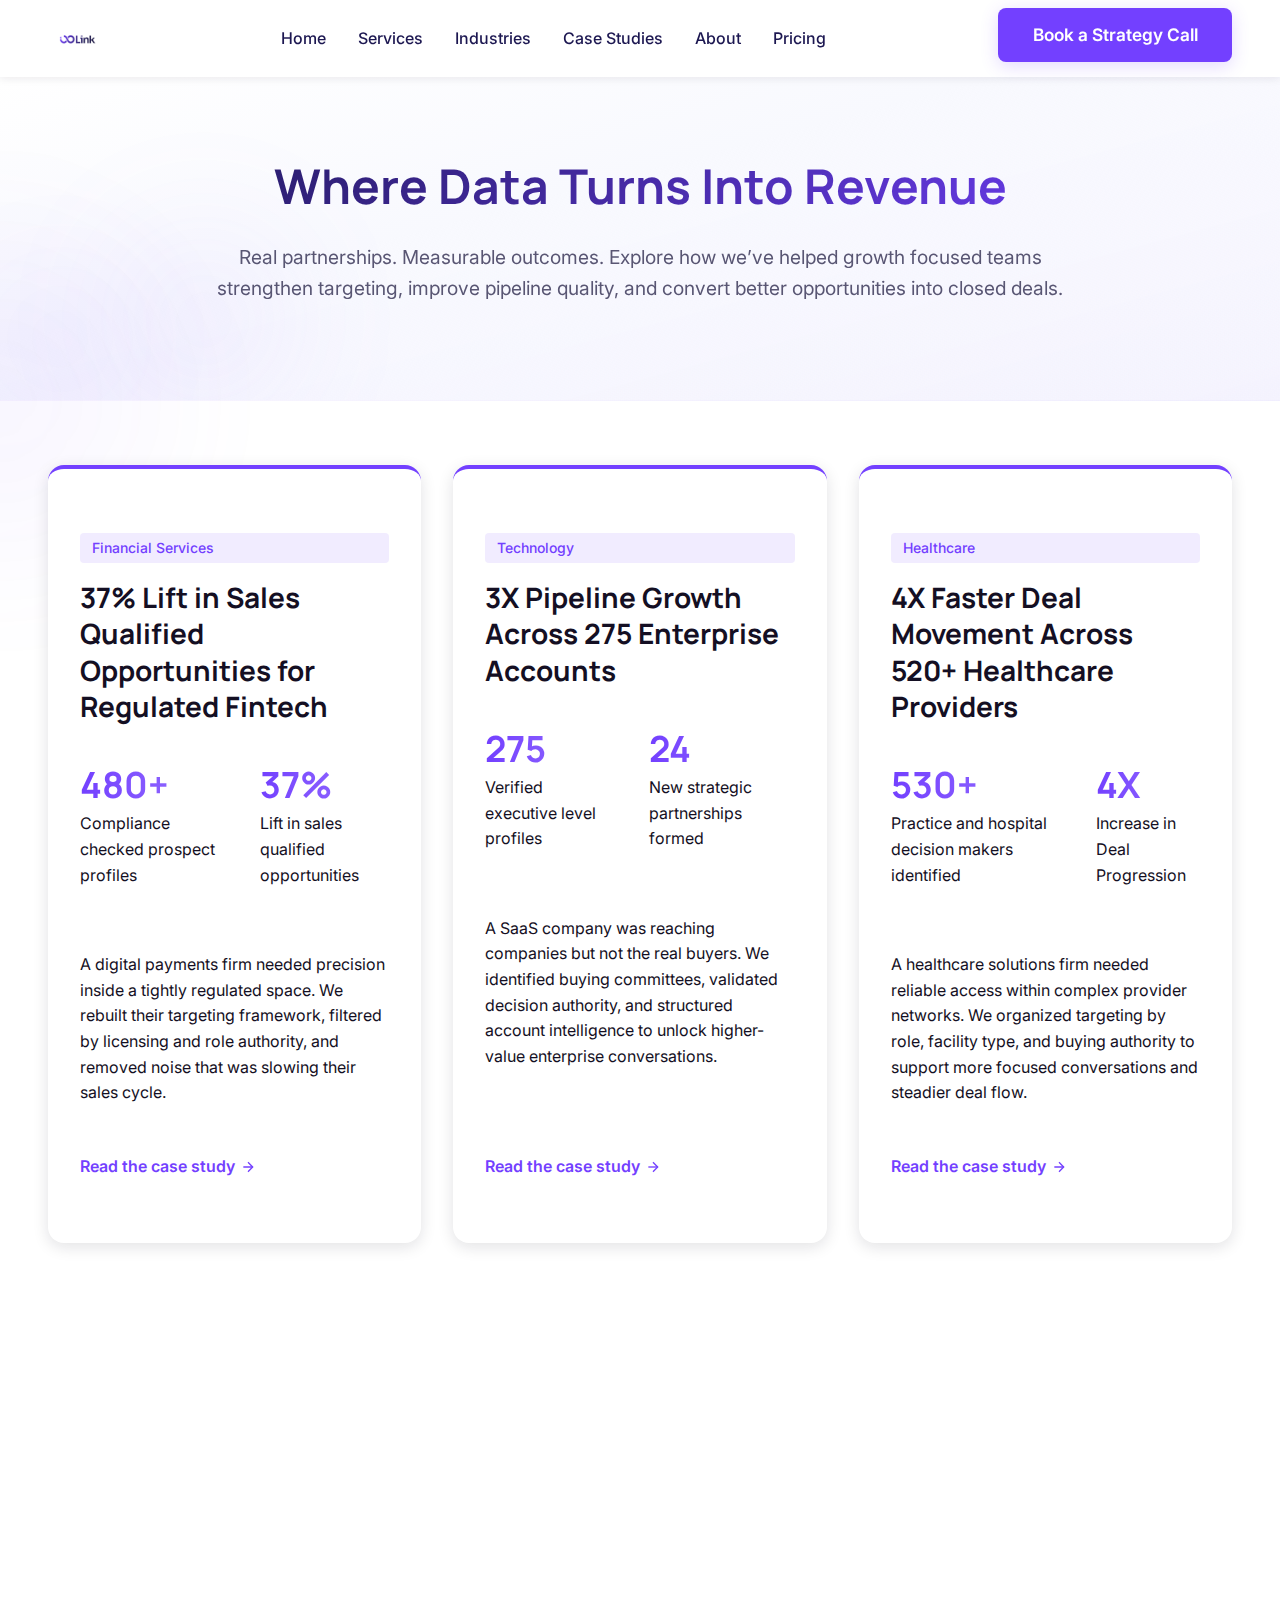
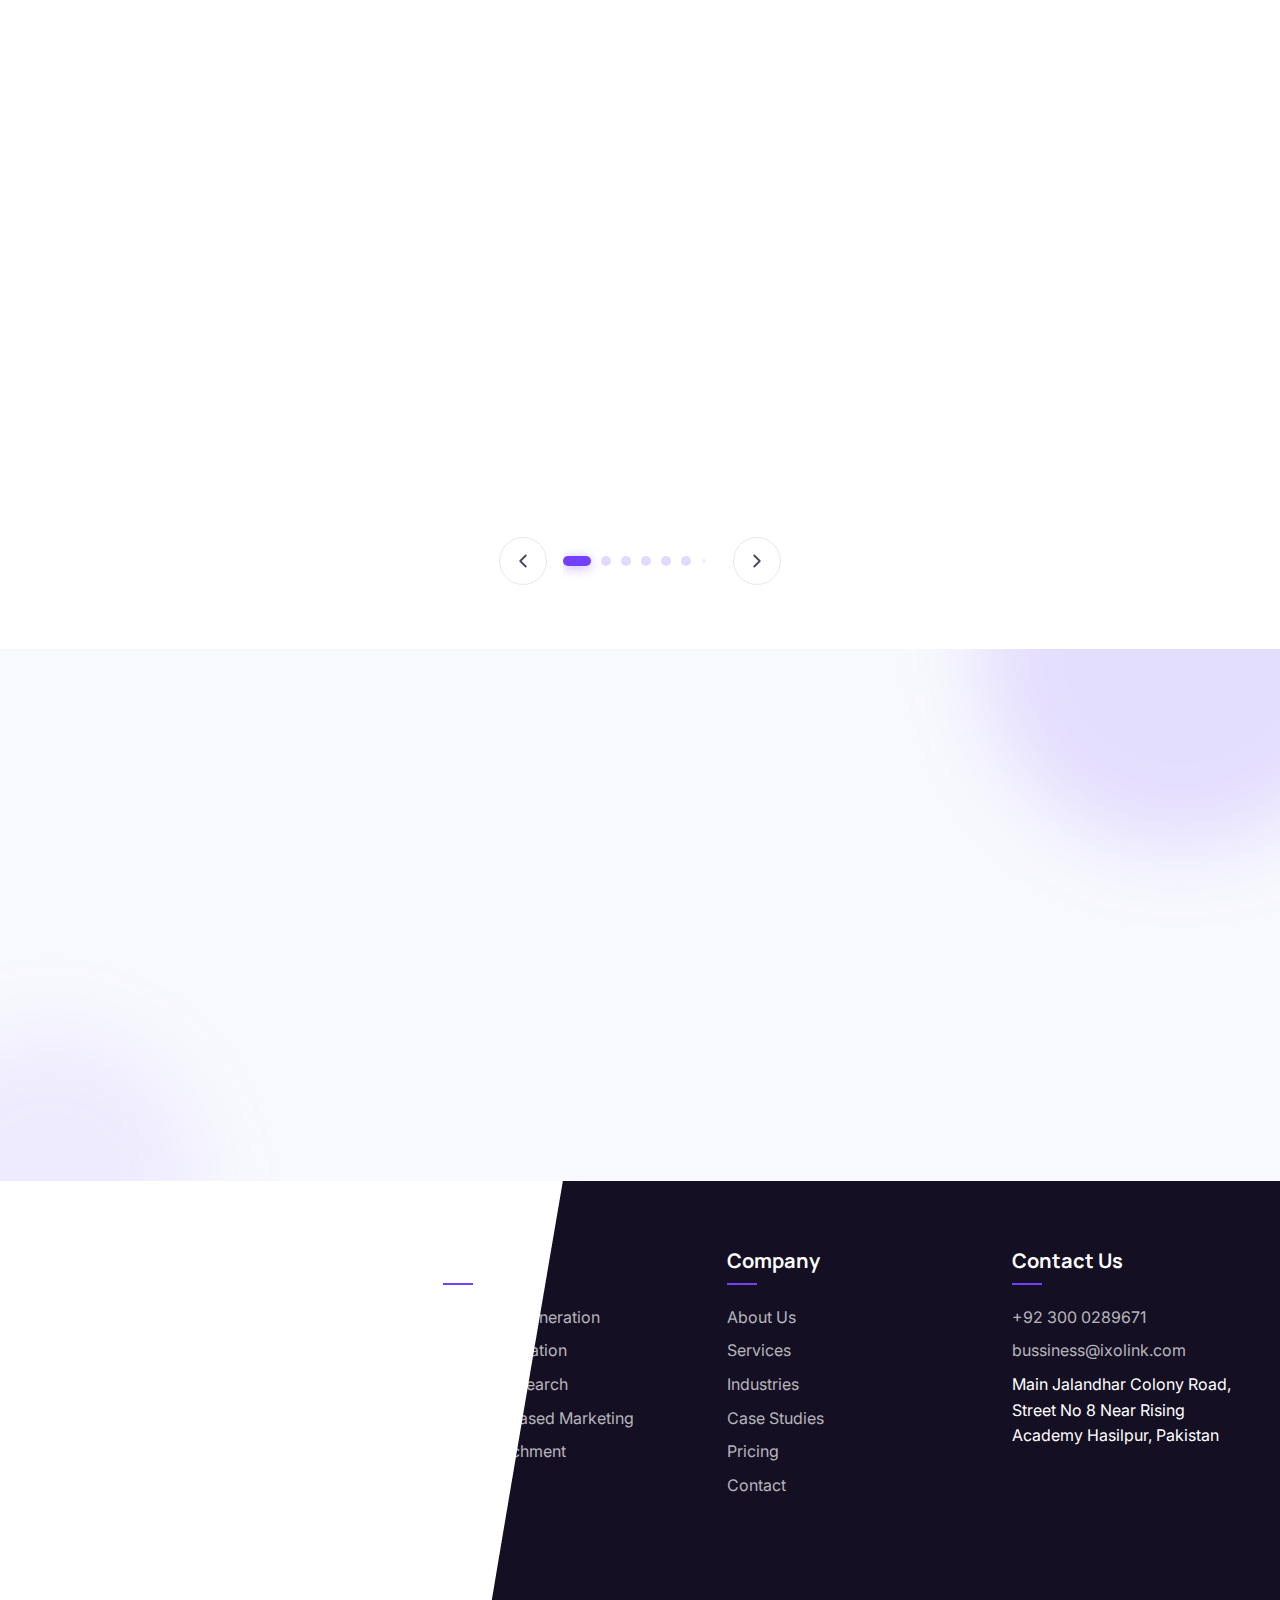
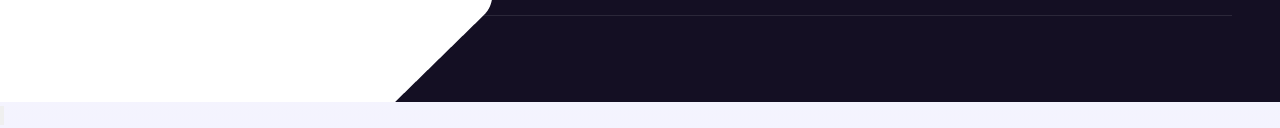
<file: case-studies.html>
<!DOCTYPE html>
<html lang="en">

<head>
  <meta charset="UTF-8">
  <meta name="viewport" content="width=device-width, initial-scale=1.0">
  <title>Case Studies Ixolink | Data Driven Lead Generation</title>
  <link rel="preconnect" href="https://fonts.googleapis.com">
  <link rel="preconnect" href="https://fonts.gstatic.com" crossorigin>
  <link
    href="https://fonts.googleapis.com/css2?family=Inter:wght@400;500;600&family=Manrope:wght@500;600;700&display=swap"
    rel="stylesheet">
  <link rel="stylesheet" href="css/styles.css">
  <link rel="icon" type="image/png" href="images/Favicon.png">
</head>

<body>
  <header>
    <div class="container">
      <nav>
        <a href="index.html" class="logo"><img src="images/logo-header.png" alt="Ixolink" class="logo-img"></a>
        <div class="nav-links">
          <a href="index.html">Home</a>
          <a href="services.html">Services</a>
          <a href="industries.html">Industries</a>
          <a href="case-studies.html">Case Studies</a>
          <a href="about.html">About</a>
          <a href="pricing.html">Pricing</a>
        </div>
        <div class="cta-button">
          <a href="contact.html" class="primary-btn">Book a Strategy Call</a>
        </div>
        <button class="mobile-menu-btn">☰</button>
      </nav>
    </div>
  </header>

  <div class="mobile-menu">
    <button class="close-menu">✕</button>
    <a href="index.html">Home</a>
    <a href="services.html">Services</a>
    <a href="industries.html">Industries</a>
    <a href="case-studies.html">Case Studies</a>
    <a href="about.html">About</a>
    <a href="pricing.html">Pricing</a>
    <a href="contact.html" class="primary-btn">Book a Strategy Call</a>
  </div>

  <section class="page-hero">
    <div class="hero-blobs" aria-hidden="true">
      <div class="hero-blob hero-blob-3"></div>
      <div class="hero-blob hero-blob-2"></div>
    </div>
    <div class="container">
      <h1>Where Data Turns Into Revenue</h1>
      <p class="page-subtitle">Real partnerships. Measurable outcomes. Explore how we’ve helped growth focused teams
        strengthen targeting, improve pipeline quality, and convert better opportunities into closed deals.</p>
    </div>

  </section>


  <section class="case-studies">
    <div class="blob blob1"></div>
    <div class="container">
      <div class="case-studies-container animate-on-scroll">
        <div class="case-studies-grid">
          <div class="case-study-card">
            <div class="industry-tag">Financial Services</div>
            <h3>37% Lift in Sales Qualified Opportunities for Regulated Fintech</h3>
            <div class="stats">
              <div class="stat">
                <h4>480+</h4>
                <p>Compliance checked prospect profiles</p>
              </div>
              <div class="stat">
                <h4>37%</h4>
                <p>Lift in sales qualified opportunities</p>
              </div>
            </div>
            <p>A digital payments firm needed precision inside a tightly regulated space. We rebuilt their targeting
              framework, filtered by licensing and role authority, and removed noise that was slowing their sales cycle.
            </p>
            <a href="contact.html" class="case-study-link">Read the case study <svg xmlns="http://www.w3.org/2000/svg"
                width="16" height="16" viewBox="0 0 24 24" fill="none" stroke="currentColor" stroke-width="2">
                <path d="M5 12h14" />
                <path d="m12 5 7 7-7 7" />
              </svg></a>
          </div>
          <div class="case-study-card">
            <div class="industry-tag">Technology</div>
            <h3>3X Pipeline Growth Across 275 Enterprise Accounts</h3>
            <div class="stats">
              <div class="stat">
                <h4>275</h4>
                <p>Verified executive level profiles</p>
              </div>
              <div class="stat">
                <h4>24</h4>
                <p>New strategic partnerships formed</p>
              </div>
            </div>
            <p>A SaaS company was reaching companies but not the real buyers. We identified buying committees, validated
              decision authority, and structured account intelligence to unlock higher-value enterprise conversations.
            </p>
            <a href="contact.html" class="case-study-link">Read the case study <svg xmlns="http://www.w3.org/2000/svg"
                width="16" height="16" viewBox="0 0 24 24" fill="none" stroke="currentColor" stroke-width="2">
                <path d="M5 12h14" />
                <path d="m12 5 7 7-7 7" />
              </svg></a>
          </div>
          <div class="case-study-card">
            <div class="industry-tag">Healthcare</div>
            <h3>4X Faster Deal Movement Across 520+ Healthcare Providers</h3>
            <div class="stats">
              <div class="stat">
                <h4>530+</h4>
                <p>Practice and hospital decision makers identified</p>
              </div>
              <div class="stat">
                <h4>4X</h4>
                <p>Increase in Deal Progression</p>
              </div>
            </div>
            <p>A healthcare solutions firm needed reliable access within complex provider networks. We organized
              targeting by role, facility type, and buying authority to support more focused conversations and steadier
              deal flow.</p>
            <a href="contact.html" class="case-study-link">Read the case study <svg xmlns="http://www.w3.org/2000/svg"
                width="16" height="16" viewBox="0 0 24 24" fill="none" stroke="currentColor" stroke-width="2">
                <path d="M5 12h14" />
                <path d="m12 5 7 7-7 7" />
              </svg></a>
          </div>
        </div>
      </div>

      <div class="section-header animate-on-scroll" style="margin-top: var(--spacing-xl);">
        <h2>What Teams Are Saying</h2>
        <p>See how organizations improved targeting, cleaned up their data, and built stronger pipelines with a more
          disciplined approach to prospect intelligence.</p>
      </div>

      <div class="testimonials-wrapper animate-on-scroll">
        <div class="testimonials-container testimonials-slider">
          <div class="testimonials-track">
            <!-- Testimonial 1: Kwaku Jyamfi -->
            <div class="testimonial-card">
              <div class="rating">
                <svg xmlns="http://www.w3.org/2000/svg" width="16" height="16" viewBox="0 0 24 24" fill="currentColor"
                  stroke="currentColor" stroke-width="2" class="lucide lucide-star">
                  <polygon
                    points="12 2 15.09 8.26 22 9.27 17 14.14 18.18 21.02 12 17.77 5.82 21.02 7 14.14 2 9.27 8.91 8.26 12 2" />
                </svg>
                <svg xmlns="http://www.w3.org/2000/svg" width="16" height="16" viewBox="0 0 24 24" fill="currentColor"
                  stroke="currentColor" stroke-width="2" class="lucide lucide-star">
                  <polygon
                    points="12 2 15.09 8.26 22 9.27 17 14.14 18.18 21.02 12 17.77 5.82 21.02 7 14.14 2 9.27 8.91 8.26 12 2" />
                </svg>
                <svg xmlns="http://www.w3.org/2000/svg" width="16" height="16" viewBox="0 0 24 24" fill="currentColor"
                  stroke="currentColor" stroke-width="2" class="lucide lucide-star">
                  <polygon
                    points="12 2 15.09 8.26 22 9.27 17 14.14 18.18 21.02 12 17.77 5.82 21.02 7 14.14 2 9.27 8.91 8.26 12 2" />
                </svg>
                <svg xmlns="http://www.w3.org/2000/svg" width="16" height="16" viewBox="0 0 24 24" fill="currentColor"
                  stroke="currentColor" stroke-width="2" class="lucide lucide-star">
                  <polygon
                    points="12 2 15.09 8.26 22 9.27 17 14.14 18.18 21.02 12 17.77 5.82 21.02 7 14.14 2 9.27 8.91 8.26 12 2" />
                </svg>
                <svg xmlns="http://www.w3.org/2000/svg" width="16" height="16" viewBox="0 0 24 24" fill="currentColor"
                  stroke="currentColor" stroke-width="2" class="lucide lucide-star">
                  <polygon
                    points="12 2 15.09 8.26 22 9.27 17 14.14 18.18 21.02 12 17.77 5.82 21.02 7 14.14 2 9.27 8.91 8.26 12 2" />
                </svg>
                <span>5.0</span>
              </div>
              <div class="industry-tag">Electronics Manufacturing</div>
              <blockquote>"I've had the opportunity to work with Aznair on several projects, and I can confidently say
                he is an exceptional professional. His ability to identify prospects using ICP criteria and create
                precise, targeted lead lists is complemented by his reliability, strong work ethic, and consistent
                quality of work."</blockquote>
              <div class="testimonial-author">
                <img src="images/testimonials/kwaku.png" alt="Kwaku Jyamfi">
                <div class="author-info">
                  <h4>Kwaku Jyamfi</h4>
                  <p>CEO, Cyrtan Energy</p>
                </div>
              </div>
            </div>

            <!-- Testimonial 2: Miles Dennison / Sonobi -->
            <div class="testimonial-card">
              <div class="rating">
                <svg xmlns="http://www.w3.org/2000/svg" width="16" height="16" viewBox="0 0 24 24" fill="currentColor"
                  stroke="currentColor" stroke-width="2" class="lucide lucide-star">
                  <polygon
                    points="12 2 15.09 8.26 22 9.27 17 14.14 18.18 21.02 12 17.77 5.82 21.02 7 14.14 2 9.27 8.91 8.26 12 2" />
                </svg>
                <svg xmlns="http://www.w3.org/2000/svg" width="16" height="16" viewBox="0 0 24 24" fill="currentColor"
                  stroke="currentColor" stroke-width="2" class="lucide lucide-star">
                  <polygon
                    points="12 2 15.09 8.26 22 9.27 17 14.14 18.18 21.02 12 17.77 5.82 21.02 7 14.14 2 9.27 8.91 8.26 12 2" />
                </svg>
                <svg xmlns="http://www.w3.org/2000/svg" width="16" height="16" viewBox="0 0 24 24" fill="currentColor"
                  stroke="currentColor" stroke-width="2" class="lucide lucide-star">
                  <polygon
                    points="12 2 15.09 8.26 22 9.27 17 14.14 18.18 21.02 12 17.77 5.82 21.02 7 14.14 2 9.27 8.91 8.26 12 2" />
                </svg>
                <svg xmlns="http://www.w3.org/2000/svg" width="16" height="16" viewBox="0 0 24 24" fill="currentColor"
                  stroke="currentColor" stroke-width="2" class="lucide lucide-star">
                  <polygon
                    points="12 2 15.09 8.26 22 9.27 17 14.14 18.18 21.02 12 17.77 5.82 21.02 7 14.14 2 9.27 8.91 8.26 12 2" />
                </svg>
                <svg xmlns="http://www.w3.org/2000/svg" width="16" height="16" viewBox="0 0 24 24" fill="currentColor"
                  stroke="currentColor" stroke-width="2" class="lucide lucide-star">
                  <polygon
                    points="12 2 15.09 8.26 22 9.27 17 14.14 18.18 21.02 12 17.77 5.82 21.02 7 14.14 2 9.27 8.91 8.26 12 2" />
                </svg>
                <span>5.0</span>
              </div>
              <div class="industry-tag">Advertising Services</div>
              <blockquote>"If you need quality leads for yourself or a sales organization, look no further! These guys
                are some of the best, if not the best. Super fast turnaround time — just tell them the companies and the
                types of titles/people you're trying to reach, and they will deliver a high-quality target list
                immediately."</blockquote>
              <div class="testimonial-author">
                <img src="images/testimonials/Sonobi.png" alt="Miles Dennison">
                <div class="author-info">
                  <h4>Miles Dennison</h4>
                  <p>EVP Revenue, Sonobi</p>
                </div>
              </div>
            </div>

            <!-- Testimonial 3: Eric Baker -->
            <div class="testimonial-card">
              <div class="rating">
                <svg xmlns="http://www.w3.org/2000/svg" width="16" height="16" viewBox="0 0 24 24" fill="currentColor"
                  stroke="currentColor" stroke-width="2" class="lucide lucide-star">
                  <polygon
                    points="12 2 15.09 8.26 22 9.27 17 14.14 18.18 21.02 12 17.77 5.82 21.02 7 14.14 2 9.27 8.91 8.26 12 2" />
                </svg>
                <svg xmlns="http://www.w3.org/2000/svg" width="16" height="16" viewBox="0 0 24 24" fill="currentColor"
                  stroke="currentColor" stroke-width="2" class="lucide lucide-star">
                  <polygon
                    points="12 2 15.09 8.26 22 9.27 17 14.14 18.18 21.02 12 17.77 5.82 21.02 7 14.14 2 9.27 8.91 8.26 12 2" />
                </svg>
                <svg xmlns="http://www.w3.org/2000/svg" width="16" height="16" viewBox="0 0 24 24" fill="currentColor"
                  stroke="currentColor" stroke-width="2" class="lucide lucide-star">
                  <polygon
                    points="12 2 15.09 8.26 22 9.27 17 14.14 18.18 21.02 12 17.77 5.82 21.02 7 14.14 2 9.27 8.91 8.26 12 2" />
                </svg>
                <svg xmlns="http://www.w3.org/2000/svg" width="16" height="16" viewBox="0 0 24 24" fill="currentColor"
                  stroke="currentColor" stroke-width="2" class="lucide lucide-star">
                  <polygon
                    points="12 2 15.09 8.26 22 9.27 17 14.14 18.18 21.02 12 17.77 5.82 21.02 7 14.14 2 9.27 8.91 8.26 12 2" />
                </svg>
                <svg xmlns="http://www.w3.org/2000/svg" width="16" height="16" viewBox="0 0 24 24" fill="currentColor"
                  stroke="currentColor" stroke-width="2" class="lucide lucide-star">
                  <polygon
                    points="12 2 15.09 8.26 22 9.27 17 14.14 18.18 21.02 12 17.77 5.82 21.02 7 14.14 2 9.27 8.91 8.26 12 2" />
                </svg>
                <span>5.0</span>
              </div>
              <div class="industry-tag">Healthcare</div>
              <blockquote>"This project was very complex and required more collaboration than usual. This freelancer was
                prompt, professional, and patient. A good project and a great freelancer."</blockquote>
              <div class="testimonial-author">
                <img src="images/testimonials/eric.png" alt="Eric Baker DDS, MD">
                <div class="author-info">
                  <h4>Eric Baker DDS, MD</h4>
                  <p>Founder, Dental Implants GPS</p>
                </div>
              </div>
            </div>

            <!-- Testimonial 4: Paul McNab -->
            <div class="testimonial-card">
              <div class="rating">
                <svg xmlns="http://www.w3.org/2000/svg" width="16" height="16" viewBox="0 0 24 24" fill="currentColor"
                  stroke="currentColor" stroke-width="2" class="lucide lucide-star">
                  <polygon
                    points="12 2 15.09 8.26 22 9.27 17 14.14 18.18 21.02 12 17.77 5.82 21.02 7 14.14 2 9.27 8.91 8.26 12 2" />
                </svg>
                <svg xmlns="http://www.w3.org/2000/svg" width="16" height="16" viewBox="0 0 24 24" fill="currentColor"
                  stroke="currentColor" stroke-width="2" class="lucide lucide-star">
                  <polygon
                    points="12 2 15.09 8.26 22 9.27 17 14.14 18.18 21.02 12 17.77 5.82 21.02 7 14.14 2 9.27 8.91 8.26 12 2" />
                </svg>
                <svg xmlns="http://www.w3.org/2000/svg" width="16" height="16" viewBox="0 0 24 24" fill="currentColor"
                  stroke="currentColor" stroke-width="2" class="lucide lucide-star">
                  <polygon
                    points="12 2 15.09 8.26 22 9.27 17 14.14 18.18 21.02 12 17.77 5.82 21.02 7 14.14 2 9.27 8.91 8.26 12 2" />
                </svg>
                <svg xmlns="http://www.w3.org/2000/svg" width="16" height="16" viewBox="0 0 24 24" fill="currentColor"
                  stroke="currentColor" stroke-width="2" class="lucide lucide-star">
                  <polygon
                    points="12 2 15.09 8.26 22 9.27 17 14.14 18.18 21.02 12 17.77 5.82 21.02 7 14.14 2 9.27 8.91 8.26 12 2" />
                </svg>
                <svg xmlns="http://www.w3.org/2000/svg" width="16" height="16" viewBox="0 0 24 24" fill="currentColor"
                  stroke="currentColor" stroke-width="2" class="lucide lucide-star">
                  <polygon
                    points="12 2 15.09 8.26 22 9.27 17 14.14 18.18 21.02 12 17.77 5.82 21.02 7 14.14 2 9.27 8.91 8.26 12 2" />
                </svg>
                <span>5.0</span>
              </div>
              <div class="industry-tag">Legal Services</div>
              <blockquote>"This is the second time Aznair has helped with a project. As with the first, it was a smooth
                process with great results and quick completion! Thank you!"</blockquote>
              <div class="testimonial-author">
                <img src="images/testimonials/PaulMcNab.png" alt="Paul McNab">
                <div class="author-info">
                  <h4>Paul McNab</h4>
                  <p>Principal, McNab Tax Lawyers</p>
                </div>
              </div>
            </div>

            <!-- Testimonial 5: Julius Steyn -->
            <div class="testimonial-card">
              <div class="rating">
                <svg xmlns="http://www.w3.org/2000/svg" width="16" height="16" viewBox="0 0 24 24" fill="currentColor"
                  stroke="currentColor" stroke-width="2" class="lucide lucide-star">
                  <polygon
                    points="12 2 15.09 8.26 22 9.27 17 14.14 18.18 21.02 12 17.77 5.82 21.02 7 14.14 2 9.27 8.91 8.26 12 2" />
                </svg>
                <svg xmlns="http://www.w3.org/2000/svg" width="16" height="16" viewBox="0 0 24 24" fill="currentColor"
                  stroke="currentColor" stroke-width="2" class="lucide lucide-star">
                  <polygon
                    points="12 2 15.09 8.26 22 9.27 17 14.14 18.18 21.02 12 17.77 5.82 21.02 7 14.14 2 9.27 8.91 8.26 12 2" />
                </svg>
                <svg xmlns="http://www.w3.org/2000/svg" width="16" height="16" viewBox="0 0 24 24" fill="currentColor"
                  stroke="currentColor" stroke-width="2" class="lucide lucide-star">
                  <polygon
                    points="12 2 15.09 8.26 22 9.27 17 14.14 18.18 21.02 12 17.77 5.82 21.02 7 14.14 2 9.27 8.91 8.26 12 2" />
                </svg>
                <svg xmlns="http://www.w3.org/2000/svg" width="16" height="16" viewBox="0 0 24 24" fill="currentColor"
                  stroke="currentColor" stroke-width="2" class="lucide lucide-star">
                  <polygon
                    points="12 2 15.09 8.26 22 9.27 17 14.14 18.18 21.02 12 17.77 5.82 21.02 7 14.14 2 9.27 8.91 8.26 12 2" />
                </svg>
                <svg xmlns="http://www.w3.org/2000/svg" width="16" height="16" viewBox="0 0 24 24" fill="currentColor"
                  stroke="currentColor" stroke-width="2" class="lucide lucide-star">
                  <polygon
                    points="12 2 15.09 8.26 22 9.27 17 14.14 18.18 21.02 12 17.77 5.82 21.02 7 14.14 2 9.27 8.91 8.26 12 2" />
                </svg>
                <span>5.0</span>
              </div>
              <div class="industry-tag">Investment Banking</div>
              <blockquote>"This guy is excellent — I really enjoyed working with him and appreciated his fast
                turnaround. The project wasn't overly complicated, but it needed to be done quickly and on time. I can
                recommend working with him anytime."</blockquote>
              <div class="testimonial-author">
                <img src="images/testimonials/julius.png" alt="Julius Steyn">
                <div class="author-info">
                  <h4>Julius Steyn</h4>
                  <p>CEO, H2O Securities</p>
                </div>
              </div>
            </div>

            <!-- Testimonial 6: Michael C. Rubin -->
            <div class="testimonial-card">
              <div class="rating">
                <svg xmlns="http://www.w3.org/2000/svg" width="16" height="16" viewBox="0 0 24 24" fill="currentColor"
                  stroke="currentColor" stroke-width="2" class="lucide lucide-star">
                  <polygon
                    points="12 2 15.09 8.26 22 9.27 17 14.14 18.18 21.02 12 17.77 5.82 21.02 7 14.14 2 9.27 8.91 8.26 12 2" />
                </svg>
                <svg xmlns="http://www.w3.org/2000/svg" width="16" height="16" viewBox="0 0 24 24" fill="currentColor"
                  stroke="currentColor" stroke-width="2" class="lucide lucide-star">
                  <polygon
                    points="12 2 15.09 8.26 22 9.27 17 14.14 18.18 21.02 12 17.77 5.82 21.02 7 14.14 2 9.27 8.91 8.26 12 2" />
                </svg>
                <svg xmlns="http://www.w3.org/2000/svg" width="16" height="16" viewBox="0 0 24 24" fill="currentColor"
                  stroke="currentColor" stroke-width="2" class="lucide lucide-star">
                  <polygon
                    points="12 2 15.09 8.26 22 9.27 17 14.14 18.18 21.02 12 17.77 5.82 21.02 7 14.14 2 9.27 8.91 8.26 12 2" />
                </svg>
                <svg xmlns="http://www.w3.org/2000/svg" width="16" height="16" viewBox="0 0 24 24" fill="currentColor"
                  stroke="currentColor" stroke-width="2" class="lucide lucide-star">
                  <polygon
                    points="12 2 15.09 8.26 22 9.27 17 14.14 18.18 21.02 12 17.77 5.82 21.02 7 14.14 2 9.27 8.91 8.26 12 2" />
                </svg>
                <svg xmlns="http://www.w3.org/2000/svg" width="16" height="16" viewBox="0 0 24 24" fill="currentColor"
                  stroke="currentColor" stroke-width="2" class="lucide lucide-star">
                  <polygon
                    points="12 2 15.09 8.26 22 9.27 17 14.14 18.18 21.02 12 17.77 5.82 21.02 7 14.14 2 9.27 8.91 8.26 12 2" />
                </svg>
                <span>5.0</span>
              </div>
              <div class="industry-tag">IT Services &amp; Consulting</div>
              <blockquote>"Great freelancer for lead generation. He understood exactly what I needed, even though it
                wasn't straightforward, put in great effort, and delivered the expected quality. Communication and
                cooperation were also excellent."</blockquote>
              <div class="testimonial-author">
                <img src="images/testimonials/Michael c.png" alt="Michael C. Rubin">
                <div class="author-info">
                  <h4>Michael C. Rubin</h4>
                  <p>Founder, PowerBrain</p>
                </div>
              </div>
            </div>

            <!-- Testimonial 7: Gerard Gibbs -->
            <div class="testimonial-card">
              <div class="rating">
                <svg xmlns="http://www.w3.org/2000/svg" width="16" height="16" viewBox="0 0 24 24" fill="currentColor"
                  stroke="currentColor" stroke-width="2" class="lucide lucide-star">
                  <polygon
                    points="12 2 15.09 8.26 22 9.27 17 14.14 18.18 21.02 12 17.77 5.82 21.02 7 14.14 2 9.27 8.91 8.26 12 2" />
                </svg>
                <svg xmlns="http://www.w3.org/2000/svg" width="16" height="16" viewBox="0 0 24 24" fill="currentColor"
                  stroke="currentColor" stroke-width="2" class="lucide lucide-star">
                  <polygon
                    points="12 2 15.09 8.26 22 9.27 17 14.14 18.18 21.02 12 17.77 5.82 21.02 7 14.14 2 9.27 8.91 8.26 12 2" />
                </svg>
                <svg xmlns="http://www.w3.org/2000/svg" width="16" height="16" viewBox="0 0 24 24" fill="currentColor"
                  stroke="currentColor" stroke-width="2" class="lucide lucide-star">
                  <polygon
                    points="12 2 15.09 8.26 22 9.27 17 14.14 18.18 21.02 12 17.77 5.82 21.02 7 14.14 2 9.27 8.91 8.26 12 2" />
                </svg>
                <svg xmlns="http://www.w3.org/2000/svg" width="16" height="16" viewBox="0 0 24 24" fill="currentColor"
                  stroke="currentColor" stroke-width="2" class="lucide lucide-star">
                  <polygon
                    points="12 2 15.09 8.26 22 9.27 17 14.14 18.18 21.02 12 17.77 5.82 21.02 7 14.14 2 9.27 8.91 8.26 12 2" />
                </svg>
                <svg xmlns="http://www.w3.org/2000/svg" width="16" height="16" viewBox="0 0 24 24" fill="currentColor"
                  stroke="currentColor" stroke-width="2" class="lucide lucide-star">
                  <polygon
                    points="12 2 15.09 8.26 22 9.27 17 14.14 18.18 21.02 12 17.77 5.82 21.02 7 14.14 2 9.27 8.91 8.26 12 2" />
                </svg>
                <span>5.0</span>
              </div>
              <div class="industry-tag">Government</div>
              <blockquote>"This project required extensive web searching. IxoLink did a great job going through all of
                it and updating fields wherever they could find information. The team did an excellent job, and
                communication was great throughout."</blockquote>
              <div class="testimonial-author">
                <img src="images/testimonials/gerard.png" alt="Gerard Gibbs">
                <div class="author-info">
                  <h4>Gerard Gibbs</h4>
                  <p>Growth Advisor, Department of Industry, Science and Resources</p>
                </div>
              </div>
            </div>

            <!-- Testimonial 8: Rodger Ford -->
            <div class="testimonial-card">
              <div class="rating">
                <svg xmlns="http://www.w3.org/2000/svg" width="16" height="16" viewBox="0 0 24 24" fill="currentColor"
                  stroke="currentColor" stroke-width="2" class="lucide lucide-star">
                  <polygon
                    points="12 2 15.09 8.26 22 9.27 17 14.14 18.18 21.02 12 17.77 5.82 21.02 7 14.14 2 9.27 8.91 8.26 12 2" />
                </svg>
                <svg xmlns="http://www.w3.org/2000/svg" width="16" height="16" viewBox="0 0 24 24" fill="currentColor"
                  stroke="currentColor" stroke-width="2" class="lucide lucide-star">
                  <polygon
                    points="12 2 15.09 8.26 22 9.27 17 14.14 18.18 21.02 12 17.77 5.82 21.02 7 14.14 2 9.27 8.91 8.26 12 2" />
                </svg>
                <svg xmlns="http://www.w3.org/2000/svg" width="16" height="16" viewBox="0 0 24 24" fill="currentColor"
                  stroke="currentColor" stroke-width="2" class="lucide lucide-star">
                  <polygon
                    points="12 2 15.09 8.26 22 9.27 17 14.14 18.18 21.02 12 17.77 5.82 21.02 7 14.14 2 9.27 8.91 8.26 12 2" />
                </svg>
                <svg xmlns="http://www.w3.org/2000/svg" width="16" height="16" viewBox="0 0 24 24" fill="currentColor"
                  stroke="currentColor" stroke-width="2" class="lucide lucide-star">
                  <polygon
                    points="12 2 15.09 8.26 22 9.27 17 14.14 18.18 21.02 12 17.77 5.82 21.02 7 14.14 2 9.27 8.91 8.26 12 2" />
                </svg>
                <svg xmlns="http://www.w3.org/2000/svg" width="16" height="16" viewBox="0 0 24 24" fill="currentColor"
                  stroke="currentColor" stroke-width="2" class="lucide lucide-star">
                  <polygon
                    points="12 2 15.09 8.26 22 9.27 17 14.14 18.18 21.02 12 17.77 5.82 21.02 7 14.14 2 9.27 8.91 8.26 12 2" />
                </svg>
                <span>5.0</span>
              </div>
              <div class="industry-tag">Building &amp; Construction</div>
              <blockquote>"Very attentive and responsive, and the result is precisely what I requested."</blockquote>
              <div class="testimonial-author">
                <img src="images/testimonials/rodger.png" alt="Rodger Ford">
                <div class="author-info">
                  <h4>Rodger Ford</h4>
                  <p>CEO, FrameUpNow</p>
                </div>
              </div>
            </div>

            <!-- Testimonial 9: Richard Griffin -->
            <div class="testimonial-card">
              <div class="rating">
                <svg xmlns="http://www.w3.org/2000/svg" width="16" height="16" viewBox="0 0 24 24" fill="currentColor"
                  stroke="currentColor" stroke-width="2" class="lucide lucide-star">
                  <polygon
                    points="12 2 15.09 8.26 22 9.27 17 14.14 18.18 21.02 12 17.77 5.82 21.02 7 14.14 2 9.27 8.91 8.26 12 2" />
                </svg>
                <svg xmlns="http://www.w3.org/2000/svg" width="16" height="16" viewBox="0 0 24 24" fill="currentColor"
                  stroke="currentColor" stroke-width="2" class="lucide lucide-star">
                  <polygon
                    points="12 2 15.09 8.26 22 9.27 17 14.14 18.18 21.02 12 17.77 5.82 21.02 7 14.14 2 9.27 8.91 8.26 12 2" />
                </svg>
                <svg xmlns="http://www.w3.org/2000/svg" width="16" height="16" viewBox="0 0 24 24" fill="currentColor"
                  stroke="currentColor" stroke-width="2" class="lucide lucide-star">
                  <polygon
                    points="12 2 15.09 8.26 22 9.27 17 14.14 18.18 21.02 12 17.77 5.82 21.02 7 14.14 2 9.27 8.91 8.26 12 2" />
                </svg>
                <svg xmlns="http://www.w3.org/2000/svg" width="16" height="16" viewBox="0 0 24 24" fill="currentColor"
                  stroke="currentColor" stroke-width="2" class="lucide lucide-star">
                  <polygon
                    points="12 2 15.09 8.26 22 9.27 17 14.14 18.18 21.02 12 17.77 5.82 21.02 7 14.14 2 9.27 8.91 8.26 12 2" />
                </svg>
                <svg xmlns="http://www.w3.org/2000/svg" width="16" height="16" viewBox="0 0 24 24" fill="currentColor"
                  stroke="currentColor" stroke-width="2" class="lucide lucide-star">
                  <polygon
                    points="12 2 15.09 8.26 22 9.27 17 14.14 18.18 21.02 12 17.77 5.82 21.02 7 14.14 2 9.27 8.91 8.26 12 2" />
                </svg>
                <span>5.0</span>
              </div>
              <div class="industry-tag">Financial Services</div>
              <blockquote>"IxoLink was amazing! I was impressed by how fast and thorough they were with my project. I
                will certainly use them again!"</blockquote>
              <div class="testimonial-author">
                <img src="images/testimonials/richard griffin.png" alt="Richard Griffin">
                <div class="author-info">
                  <h4>Richard Griffin</h4>
                  <p>Sr. Financial Advisor, Charles Schwab</p>
                </div>
              </div>
            </div>

            <!-- Testimonial 10: Josh Bethany -->
            <div class="testimonial-card">
              <div class="rating">
                <svg xmlns="http://www.w3.org/2000/svg" width="16" height="16" viewBox="0 0 24 24" fill="currentColor"
                  stroke="currentColor" stroke-width="2" class="lucide lucide-star">
                  <polygon
                    points="12 2 15.09 8.26 22 9.27 17 14.14 18.18 21.02 12 17.77 5.82 21.02 7 14.14 2 9.27 8.91 8.26 12 2" />
                </svg>
                <svg xmlns="http://www.w3.org/2000/svg" width="16" height="16" viewBox="0 0 24 24" fill="currentColor"
                  stroke="currentColor" stroke-width="2" class="lucide lucide-star">
                  <polygon
                    points="12 2 15.09 8.26 22 9.27 17 14.14 18.18 21.02 12 17.77 5.82 21.02 7 14.14 2 9.27 8.91 8.26 12 2" />
                </svg>
                <svg xmlns="http://www.w3.org/2000/svg" width="16" height="16" viewBox="0 0 24 24" fill="currentColor"
                  stroke="currentColor" stroke-width="2" class="lucide lucide-star">
                  <polygon
                    points="12 2 15.09 8.26 22 9.27 17 14.14 18.18 21.02 12 17.77 5.82 21.02 7 14.14 2 9.27 8.91 8.26 12 2" />
                </svg>
                <svg xmlns="http://www.w3.org/2000/svg" width="16" height="16" viewBox="0 0 24 24" fill="currentColor"
                  stroke="currentColor" stroke-width="2" class="lucide lucide-star">
                  <polygon
                    points="12 2 15.09 8.26 22 9.27 17 14.14 18.18 21.02 12 17.77 5.82 21.02 7 14.14 2 9.27 8.91 8.26 12 2" />
                </svg>
                <svg xmlns="http://www.w3.org/2000/svg" width="16" height="16" viewBox="0 0 24 24" fill="currentColor"
                  stroke="currentColor" stroke-width="2" class="lucide lucide-star">
                  <polygon
                    points="12 2 15.09 8.26 22 9.27 17 14.14 18.18 21.02 12 17.77 5.82 21.02 7 14.14 2 9.27 8.91 8.26 12 2" />
                </svg>
                <span>5.0</span>
              </div>
              <div class="industry-tag">Software Development</div>
              <blockquote>"It was great working with Azi and the IxoLink team."</blockquote>
              <div class="testimonial-author">
                <img src="images/testimonials/Josh.png" alt="Josh Bethany">
                <div class="author-info">
                  <h4>Josh Bethany</h4>
                  <p>Sales Executive, Salesforce</p>
                </div>
              </div>
            </div>

            <!-- Testimonial 11: Tamara Battle -->
            <div class="testimonial-card">
              <div class="rating">
                <svg xmlns="http://www.w3.org/2000/svg" width="16" height="16" viewBox="0 0 24 24" fill="currentColor"
                  stroke="currentColor" stroke-width="2" class="lucide lucide-star">
                  <polygon
                    points="12 2 15.09 8.26 22 9.27 17 14.14 18.18 21.02 12 17.77 5.82 21.02 7 14.14 2 9.27 8.91 8.26 12 2" />
                </svg>
                <svg xmlns="http://www.w3.org/2000/svg" width="16" height="16" viewBox="0 0 24 24" fill="currentColor"
                  stroke="currentColor" stroke-width="2" class="lucide lucide-star">
                  <polygon
                    points="12 2 15.09 8.26 22 9.27 17 14.14 18.18 21.02 12 17.77 5.82 21.02 7 14.14 2 9.27 8.91 8.26 12 2" />
                </svg>
                <svg xmlns="http://www.w3.org/2000/svg" width="16" height="16" viewBox="0 0 24 24" fill="currentColor"
                  stroke="currentColor" stroke-width="2" class="lucide lucide-star">
                  <polygon
                    points="12 2 15.09 8.26 22 9.27 17 14.14 18.18 21.02 12 17.77 5.82 21.02 7 14.14 2 9.27 8.91 8.26 12 2" />
                </svg>
                <svg xmlns="http://www.w3.org/2000/svg" width="16" height="16" viewBox="0 0 24 24" fill="currentColor"
                  stroke="currentColor" stroke-width="2" class="lucide lucide-star">
                  <polygon
                    points="12 2 15.09 8.26 22 9.27 17 14.14 18.18 21.02 12 17.77 5.82 21.02 7 14.14 2 9.27 8.91 8.26 12 2" />
                </svg>
                <svg xmlns="http://www.w3.org/2000/svg" width="16" height="16" viewBox="0 0 24 24" fill="currentColor"
                  stroke="currentColor" stroke-width="2" class="lucide lucide-star">
                  <polygon
                    points="12 2 15.09 8.26 22 9.27 17 14.14 18.18 21.02 12 17.77 5.82 21.02 7 14.14 2 9.27 8.91 8.26 12 2" />
                </svg>
                <span>5.0</span>
              </div>
              <div class="industry-tag">Staffing &amp; Recruiting</div>
              <blockquote>"IxoLink is always reliable whenever I need additional candidate-sourcing help. I will
                continue to be a repeat customer."</blockquote>
              <div class="testimonial-author">
                <img src="images/testimonials/tamara.png" alt="Tamara Battle">
                <div class="author-info">
                  <h4>Tamara Battle</h4>
                  <p>VP, Sales &amp; Operations, Ivey Talent Partners</p>
                </div>
              </div>
            </div>

            <!-- Testimonial 12: Vince Stasolla -->
            <div class="testimonial-card">
              <div class="rating">
                <svg xmlns="http://www.w3.org/2000/svg" width="16" height="16" viewBox="0 0 24 24" fill="currentColor"
                  stroke="currentColor" stroke-width="2" class="lucide lucide-star">
                  <polygon
                    points="12 2 15.09 8.26 22 9.27 17 14.14 18.18 21.02 12 17.77 5.82 21.02 7 14.14 2 9.27 8.91 8.26 12 2" />
                </svg>
                <svg xmlns="http://www.w3.org/2000/svg" width="16" height="16" viewBox="0 0 24 24" fill="currentColor"
                  stroke="currentColor" stroke-width="2" class="lucide lucide-star">
                  <polygon
                    points="12 2 15.09 8.26 22 9.27 17 14.14 18.18 21.02 12 17.77 5.82 21.02 7 14.14 2 9.27 8.91 8.26 12 2" />
                </svg>
                <svg xmlns="http://www.w3.org/2000/svg" width="16" height="16" viewBox="0 0 24 24" fill="currentColor"
                  stroke="currentColor" stroke-width="2" class="lucide lucide-star">
                  <polygon
                    points="12 2 15.09 8.26 22 9.27 17 14.14 18.18 21.02 12 17.77 5.82 21.02 7 14.14 2 9.27 8.91 8.26 12 2" />
                </svg>
                <svg xmlns="http://www.w3.org/2000/svg" width="16" height="16" viewBox="0 0 24 24" fill="currentColor"
                  stroke="currentColor" stroke-width="2" class="lucide lucide-star">
                  <polygon
                    points="12 2 15.09 8.26 22 9.27 17 14.14 18.18 21.02 12 17.77 5.82 21.02 7 14.14 2 9.27 8.91 8.26 12 2" />
                </svg>
                <svg xmlns="http://www.w3.org/2000/svg" width="16" height="16" viewBox="0 0 24 24" fill="currentColor"
                  stroke="currentColor" stroke-width="2" class="lucide lucide-star">
                  <polygon
                    points="12 2 15.09 8.26 22 9.27 17 14.14 18.18 21.02 12 17.77 5.82 21.02 7 14.14 2 9.27 8.91 8.26 12 2" />
                </svg>
                <span>5.0</span>
              </div>
              <div class="industry-tag">Financial Services</div>
              <blockquote>"IxoLink is a superstar! Attentive, patient, diligent, professional, and efficient. Excellent
                service!"</blockquote>
              <div class="testimonial-author">
                <img src="images/testimonials/vince.png" alt="Vince Stasolla">
                <div class="author-info">
                  <h4>Vince Stasolla</h4>
                  <p>Mortgage Banker, CrossCountry Mortgage, LLC</p>
                </div>
              </div>
            </div>

            <!-- Testimonial 13: Laura Sutton -->
            <div class="testimonial-card">
              <div class="rating">
                <svg xmlns="http://www.w3.org/2000/svg" width="16" height="16" viewBox="0 0 24 24" fill="currentColor"
                  stroke="currentColor" stroke-width="2" class="lucide lucide-star">
                  <polygon
                    points="12 2 15.09 8.26 22 9.27 17 14.14 18.18 21.02 12 17.77 5.82 21.02 7 14.14 2 9.27 8.91 8.26 12 2" />
                </svg>
                <svg xmlns="http://www.w3.org/2000/svg" width="16" height="16" viewBox="0 0 24 24" fill="currentColor"
                  stroke="currentColor" stroke-width="2" class="lucide lucide-star">
                  <polygon
                    points="12 2 15.09 8.26 22 9.27 17 14.14 18.18 21.02 12 17.77 5.82 21.02 7 14.14 2 9.27 8.91 8.26 12 2" />
                </svg>
                <svg xmlns="http://www.w3.org/2000/svg" width="16" height="16" viewBox="0 0 24 24" fill="currentColor"
                  stroke="currentColor" stroke-width="2" class="lucide lucide-star">
                  <polygon
                    points="12 2 15.09 8.26 22 9.27 17 14.14 18.18 21.02 12 17.77 5.82 21.02 7 14.14 2 9.27 8.91 8.26 12 2" />
                </svg>
                <svg xmlns="http://www.w3.org/2000/svg" width="16" height="16" viewBox="0 0 24 24" fill="currentColor"
                  stroke="currentColor" stroke-width="2" class="lucide lucide-star">
                  <polygon
                    points="12 2 15.09 8.26 22 9.27 17 14.14 18.18 21.02 12 17.77 5.82 21.02 7 14.14 2 9.27 8.91 8.26 12 2" />
                </svg>
                <svg xmlns="http://www.w3.org/2000/svg" width="16" height="16" viewBox="0 0 24 24" fill="currentColor"
                  stroke="currentColor" stroke-width="2" class="lucide lucide-star">
                  <polygon
                    points="12 2 15.09 8.26 22 9.27 17 14.14 18.18 21.02 12 17.77 5.82 21.02 7 14.14 2 9.27 8.91 8.26 12 2" />
                </svg>
                <span>5.0</span>
              </div>
              <div class="industry-tag">Software Development</div>
              <blockquote>"Aznair Tariq did fast and accurate work over the holidays. He paid close attention to detail
                and shared early work to confirm he was on the right track. He did a wonderful job with a complicated
                PDF-to-Excel conversion."</blockquote>
              <div class="testimonial-author">
                <img src="images/testimonials/laura.png" alt="Laura Sutton">
                <div class="author-info">
                  <h4>Laura Sutton</h4>
                  <p>Healthcare Consultant, RLDatix North America</p>
                </div>
              </div>
            </div>

            <!-- Testimonial 14: Keith Fimreite -->
            <div class="testimonial-card">
              <div class="rating">
                <svg xmlns="http://www.w3.org/2000/svg" width="16" height="16" viewBox="0 0 24 24" fill="currentColor"
                  stroke="currentColor" stroke-width="2" class="lucide lucide-star">
                  <polygon
                    points="12 2 15.09 8.26 22 9.27 17 14.14 18.18 21.02 12 17.77 5.82 21.02 7 14.14 2 9.27 8.91 8.26 12 2" />
                </svg>
                <svg xmlns="http://www.w3.org/2000/svg" width="16" height="16" viewBox="0 0 24 24" fill="currentColor"
                  stroke="currentColor" stroke-width="2" class="lucide lucide-star">
                  <polygon
                    points="12 2 15.09 8.26 22 9.27 17 14.14 18.18 21.02 12 17.77 5.82 21.02 7 14.14 2 9.27 8.91 8.26 12 2" />
                </svg>
                <svg xmlns="http://www.w3.org/2000/svg" width="16" height="16" viewBox="0 0 24 24" fill="currentColor"
                  stroke="currentColor" stroke-width="2" class="lucide lucide-star">
                  <polygon
                    points="12 2 15.09 8.26 22 9.27 17 14.14 18.18 21.02 12 17.77 5.82 21.02 7 14.14 2 9.27 8.91 8.26 12 2" />
                </svg>
                <svg xmlns="http://www.w3.org/2000/svg" width="16" height="16" viewBox="0 0 24 24" fill="currentColor"
                  stroke="currentColor" stroke-width="2" class="lucide lucide-star">
                  <polygon
                    points="12 2 15.09 8.26 22 9.27 17 14.14 18.18 21.02 12 17.77 5.82 21.02 7 14.14 2 9.27 8.91 8.26 12 2" />
                </svg>
                <svg xmlns="http://www.w3.org/2000/svg" width="16" height="16" viewBox="0 0 24 24" fill="currentColor"
                  stroke="currentColor" stroke-width="2" class="lucide lucide-star">
                  <polygon
                    points="12 2 15.09 8.26 22 9.27 17 14.14 18.18 21.02 12 17.77 5.82 21.02 7 14.14 2 9.27 8.91 8.26 12 2" />
                </svg>
                <span>5.0</span>
              </div>
              <div class="industry-tag">Software Development</div>
              <blockquote>"Aznair was very prompt and followed the scope very well. He exceeded my expectations on
                delivery. I will hire him again for my next real estate web scraping projects."</blockquote>
              <div class="testimonial-author">
                <img src="images/testimonials/keith.png" alt="Keith Fimreite">
                <div class="author-info">
                  <h4>Keith Fimreite</h4>
                  <p>Senior Software Engineer, Enkode LLC</p>
                </div>
              </div>
            </div>

            <!-- Testimonial 15: Reid Lathan -->
            <div class="testimonial-card">
              <div class="rating">
                <svg xmlns="http://www.w3.org/2000/svg" width="16" height="16" viewBox="0 0 24 24" fill="currentColor"
                  stroke="currentColor" stroke-width="2" class="lucide lucide-star">
                  <polygon
                    points="12 2 15.09 8.26 22 9.27 17 14.14 18.18 21.02 12 17.77 5.82 21.02 7 14.14 2 9.27 8.91 8.26 12 2" />
                </svg>
                <svg xmlns="http://www.w3.org/2000/svg" width="16" height="16" viewBox="0 0 24 24" fill="currentColor"
                  stroke="currentColor" stroke-width="2" class="lucide lucide-star">
                  <polygon
                    points="12 2 15.09 8.26 22 9.27 17 14.14 18.18 21.02 12 17.77 5.82 21.02 7 14.14 2 9.27 8.91 8.26 12 2" />
                </svg>
                <svg xmlns="http://www.w3.org/2000/svg" width="16" height="16" viewBox="0 0 24 24" fill="currentColor"
                  stroke="currentColor" stroke-width="2" class="lucide lucide-star">
                  <polygon
                    points="12 2 15.09 8.26 22 9.27 17 14.14 18.18 21.02 12 17.77 5.82 21.02 7 14.14 2 9.27 8.91 8.26 12 2" />
                </svg>
                <svg xmlns="http://www.w3.org/2000/svg" width="16" height="16" viewBox="0 0 24 24" fill="currentColor"
                  stroke="currentColor" stroke-width="2" class="lucide lucide-star">
                  <polygon
                    points="12 2 15.09 8.26 22 9.27 17 14.14 18.18 21.02 12 17.77 5.82 21.02 7 14.14 2 9.27 8.91 8.26 12 2" />
                </svg>
                <svg xmlns="http://www.w3.org/2000/svg" width="16" height="16" viewBox="0 0 24 24" fill="currentColor"
                  stroke="currentColor" stroke-width="2" class="lucide lucide-star">
                  <polygon
                    points="12 2 15.09 8.26 22 9.27 17 14.14 18.18 21.02 12 17.77 5.82 21.02 7 14.14 2 9.27 8.91 8.26 12 2" />
                </svg>
                <span>5.0</span>
              </div>
              <div class="industry-tag">Trucking</div>
              <blockquote>"He is punctual and works aggressively to find solutions to problems. When small adjustments
                were needed, he addressed them promptly and confirmed a second time that the work was satisfactory. A
                great future outsourcing partner."</blockquote>
              <div class="testimonial-author">
                <img src="images/testimonials/reid.png" alt="Reid Lathan">
                <div class="author-info">
                  <h4>Reid Lathan</h4>
                  <p>Vice President, Radford Alexander Corporation</p>
                </div>
              </div>
            </div>
          </div>
        </div>
      </div>

      <div class="slider-controls">
        <button class="slider-btn" id="prev-testimonial" aria-label="Previous testimonial">
          <svg xmlns="http://www.w3.org/2000/svg" width="22" height="22" viewBox="0 0 24 24" fill="none"
            stroke="currentColor" stroke-width="2" stroke-linecap="round" stroke-linejoin="round">
            <path d="m15 18-6-6 6-6" />
          </svg>
        </button>
        <div class="dots-clip">
          <div class="testimonial-dots" id="testimonial-dots" role="tablist" aria-label="Testimonial pagination">
          </div>
        </div>
        <button class="slider-btn" id="next-testimonial" aria-label="Next testimonial">
          <svg xmlns="http://www.w3.org/2000/svg" width="22" height="22" viewBox="0 0 24 24" fill="none"
            stroke="currentColor" stroke-width="2" stroke-linecap="round" stroke-linejoin="round">
            <path d="m9 18 6-6-6-6" />
          </svg>
        </button>
      </div>
    </div>

  </section>

  <section class="cta-section">
    <div class="cta-shapes">
      <div class="cta-shape cta-shape-1"></div>
      <div class="cta-shape cta-shape-2"></div>
    </div>
    <div class="container">
      <div class="cta-content animate-on-scroll">
        <h2>Ready to Build Your Next Success Story?</h2>
        <p>Tell us your goals, and we’ll help you outline a disciplined targeting plan aligned with your specific market
          and revenue objectives.</p>
        <a href="contact.html" class="primary-btn">Book a Strategy Call</a>
      </div>
    </div>
  </section>

  <footer>
    <div class="container">
      <div class="footer-top">
        <div>
          <div class="footer-logo"><img src="images/logo-footer.png" alt="Ixolink" class="footer-logo-img"></div>
          <p class="footer-description">We help teams stop chasing dead ends and start building pipelines that last.
            Verified data, structured delivery, and measurable outcomes so your sales team stays focused on closing.
          </p>
          <div class="social-icons">
            <a href="https://www.linkedin.com/company/ixolink/" class="social-icon" target="_blank"
              rel="noopener noreferrer" title="LinkedIn">
              <svg viewBox="0 0 24 24" fill="currentColor">
                <path
                  d="M19 0h-14c-2.761 0-5 2.239-5 5v14c0 2.761 2.239 5 5 5h14c2.762 0 5-2.239 5-5v-14c0-2.761-2.238-5-5-5zm-11 19h-3v-11h3v11zm-1.5-12.268c-.966 0-1.75-.79-1.75-1.764s.784-1.764 1.75-1.764 1.75.79 1.75 1.764-.783 1.764-1.75 1.764zm13.5 12.268h-3v-5.604c0-3.368-4-3.113-4 0v5.604h-3v-11h3v1.765c1.396-2.586 7-2.777 7 2.476v6.759z" />
              </svg>
            </a>
            <a href="https://www.facebook.com/profile.php?id=61585967234691" class="social-icon" target="_blank"
              rel="noopener noreferrer" title="Facebook">
              <svg viewBox="0 0 24 24" fill="currentColor">
                <path
                  d="M24 12.073c0-6.627-5.373-12-12-12s-12 5.373-12 12c0 5.99 4.388 10.954 10.125 11.854v-8.385H7.078v-3.469h3.047V9.43c0-3.007 1.792-4.669 4.533-4.669 1.312 0 2.686.235 2.686.235v2.953H15.83c-1.491 0-1.956.925-1.956 1.874v2.25h3.328l-.532 3.469h-2.796v8.385C19.612 23.027 24 18.062 24 12.073z" />
              </svg>
            </a>
            <a href="https://www.upwork.com/agencies/1796611526156087296/" class="social-icon" target="_blank"
              rel="noopener noreferrer" title="Upwork">
              <svg viewBox="0 0 24 24" fill="currentColor">
                <path
                  d="M18.561 13.158c-1.102 0-2.135-.467-3.074-1.227l.228-1.076.008-.042c.207-1.143.849-3.06 2.839-3.06 1.492 0 2.703 1.212 2.703 2.703-.001 1.489-1.212 2.702-2.704 2.702zm0-8.14c-2.539 0-4.51 1.649-5.31 4.366-1.22-1.834-2.148-4.036-2.687-5.892H7.828v7.112c0 1.506-.579 2.585-2.078 2.585-1.5 0-2.041-1.079-2.041-2.585V3.492H1.122v7.112c0 3.414 2.132 5.4 4.628 5.4 2.496 0 4.628-1.986 4.628-5.4V7.616c.476 1.436 1.256 3.193 2.372 4.707L11.516 18h2.642l1.625-3.067C16.633 15.658 18.067 16 19.561 16c3.044 0 5.439-2.439 5.439-5.439-.001-3.023-2.457-5.439-5.439-5.439z" />
              </svg>
            </a>
            <a href="https://www.freelancer.com/u/LeadStudio09" class="social-icon" target="_blank"
              rel="noopener noreferrer" title="Freelancer">
              <img src="images/Freelancer Logo-01.png" alt="Freelancer">
            </a>
          </div>
        </div>

        <div class="link-group">
          <h4>Services</h4>
          <ul>
            <li><a href="services.html">B2B Lead Generation</a></li>
            <li><a href="services.html">Data Verification</a></li>
            <li><a href="services.html">Market Research</a></li>
            <li><a href="services.html">Account Based Marketing</a></li>
            <li><a href="services.html">Data Enrichment</a></li>
          </ul>
        </div>

        <div class="link-group">
          <h4>Company</h4>
          <ul>
            <li><a href="about.html">About Us</a></li>
            <li><a href="services.html">Services</a></li>
            <li><a href="industries.html">Industries</a></li>
            <li><a href="case-studies.html">Case Studies</a></li>
            <li><a href="pricing.html">Pricing</a></li>
            <li><a href="contact.html">Contact</a></li>
          </ul>
        </div>

        <div class="link-group">
          <h4>Contact Us</h4>
          <ul>
            <li><a href="tel:+923000289671">+92 300 0289671</a></li>
            <li><a href="mailto:bussiness@ixolink.com">bussiness@ixolink.com</a></li>
            <li>Main Jalandhar Colony Road, Street No 8 Near Rising Academy Hasilpur, Pakistan</li>
          </ul>
        </div>
      </div>

      <div class="footer-bottom">
        <p>© 2026 Ixolink. All rights reserved.</p>

      </div>
    </div>
  </footer>

  <!-- Go to Top Button -->
  <button class="go-to-top" id="goToTop" aria-label="Go to top">
    <svg xmlns="http://www.w3.org/2000/svg" viewBox="0 0 24 24" fill="none" stroke="currentColor" stroke-width="2.5"
      stroke-linecap="round" stroke-linejoin="round">
      <polyline points="18 15 12 9 6 15"></polyline>
    </svg>
  </button>

  <script>
    document.documentElement.classList.add('js');
    const mobileMenuBtn = document.querySelector('.mobile-menu-btn');
    const closeMenuBtn = document.querySelector('.close-menu');
    const mobileMenu = document.querySelector('.mobile-menu');
    document.querySelectorAll('.mobile-menu a').forEach(link => {
      link.addEventListener('click', () => { mobileMenu.classList.remove('active'); document.body.style.overflow = ''; });
    });
    mobileMenuBtn.addEventListener('click', () => { mobileMenu.classList.add('active'); document.body.style.overflow = 'hidden'; });
    closeMenuBtn.addEventListener('click', () => { mobileMenu.classList.remove('active'); document.body.style.overflow = ''; });

    const observer = new IntersectionObserver((entries) => {
      entries.forEach(entry => {
        if (entry.isIntersecting) {
          entry.target.classList.add('visible');
          observer.unobserve(entry.target);
        }
      });
    }, { threshold: 0.05, rootMargin: '0px 0px -20px 0px' });
    document.querySelectorAll('.animate-on-scroll').forEach(el => observer.observe(el));

    const checkIfInView = () => {
      const animated = document.querySelectorAll('.animate-on-scroll:not(.visible)');
      if (animated.length === 0) return;
      const triggerBottom = window.innerHeight * 0.95;
      animated.forEach(el => {
        const rect = el.getBoundingClientRect();
        if (rect.top <= triggerBottom) el.classList.add('visible');
      });
    };

    window.addEventListener('scroll', checkIfInView);
    window.addEventListener('load', () => {
      checkIfInView();
      setTimeout(() => {
        document.querySelectorAll('.animate-on-scroll:not(.visible)').forEach(el => {
          el.classList.add('visible');
        });
      }, 3000);
    });

    // Testimonials slider functionality
    let currentTestimonial = 0;
    const testimonialTrack = document.querySelector('.testimonials-track');
    const prevTestBtn = document.getElementById('prev-testimonial');
    const nextTestBtn = document.getElementById('next-testimonial');

    function getTestimonialSlideConfig() {
      const cards = document.querySelectorAll('.testimonial-card');
      const n = cards.length;
      let slideWidth = 0;
      let cardsPerView = 1;

      if (window.innerWidth >= 1200) {
        cardsPerView = 3;
        slideWidth = 100 / 3;
      } else if (window.innerWidth >= 768) {
        cardsPerView = 2;
        slideWidth = 50;
      } else {
        cardsPerView = 1;
        slideWidth = 100;
      }

      const maxSlides = Math.max(0, n - cardsPerView);
      return { slideWidth, maxSlides };
    }

    const DOT_W = 20;
    const MAX_VIS = 7;

    function buildTestimonialDots() {
      const dotsContainer = document.getElementById('testimonial-dots');
      if (!dotsContainer) return;
      const { maxSlides } = getTestimonialSlideConfig();
      const total = maxSlides + 1;
      if (parseInt(dotsContainer.dataset.total) === total) return;
      dotsContainer.dataset.total = total;
      dotsContainer.innerHTML = '';
      for (let i = 0; i < total; i++) {
        const btn = document.createElement('button');
        btn.type = 'button';
        btn.className = 'testimonial-dot' + (i === 0 ? ' active' : '');
        btn.setAttribute('aria-label', 'Go to testimonial ' + (i + 1));
        btn.dataset.index = i;
        btn.addEventListener('click', () => { currentTestimonial = parseInt(btn.dataset.index); updateTestimonialsSlider(); });
        dotsContainer.appendChild(btn);
      }
    }

    function updateTestimonialDots() {
      const dotsContainer = document.getElementById('testimonial-dots');
      if (!dotsContainer) return;
      const total = parseInt(dotsContainer.dataset.total) || 0;
      const half = Math.floor(MAX_VIS / 2);
      const offset = Math.max(0, Math.min(currentTestimonial - half, total - MAX_VIS));

      Array.from(dotsContainer.children).forEach((dot, i) => {
        dot.classList.toggle('active', i === currentTestimonial);
        const isEdge = (i <= offset && i > 0) || (i >= offset + MAX_VIS - 1 && i < total - 1);
        dot.classList.toggle('dot-sm', isEdge);
      });

      if (total > MAX_VIS) {
        dotsContainer.style.transform = `translateX(-${offset * DOT_W}px)`;
      } else {
        dotsContainer.style.transform = 'none';
      }
    }

    function updateTestimonialsSlider() {
      const { slideWidth, maxSlides } = getTestimonialSlideConfig();
      if (currentTestimonial < 0) currentTestimonial = 0;
      if (currentTestimonial > maxSlides) currentTestimonial = maxSlides;
      testimonialTrack.style.transform = `translateX(-${currentTestimonial * slideWidth}%)`;
      buildTestimonialDots();
      updateTestimonialDots();
    }

    if (prevTestBtn) {
      prevTestBtn.addEventListener('click', () => {
        currentTestimonial--;
        updateTestimonialsSlider();
      });
    }

    if (nextTestBtn) {
      nextTestBtn.addEventListener('click', () => {
        currentTestimonial++;
        updateTestimonialsSlider();
      });
    }

    window.addEventListener('load', () => {
      updateTestimonialsSlider();
    });

    window.addEventListener('resize', () => {
      const dotsContainer = document.getElementById('testimonial-dots');
      if (dotsContainer) dotsContainer.dataset.total = '';
      const { maxSlides } = getTestimonialSlideConfig();
      if (currentTestimonial > maxSlides) currentTestimonial = maxSlides;
      updateTestimonialsSlider();
    });

    // Go to Top functionality
    (function () {
      const goToTopBtn = document.getElementById('goToTop');
      if (!goToTopBtn) return;

      function updateGoToTop() {
        if (window.pageYOffset > 300) {
          goToTopBtn.classList.add('visible');
        } else {
          goToTopBtn.classList.remove('visible');
        }
      }

      window.addEventListener('scroll', updateGoToTop, { passive: true });
      updateGoToTop(); // run once on load in case page is already scrolled

      goToTopBtn.addEventListener('click', () => {
        window.scrollTo({ top: 0, behavior: 'smooth' });
      });
    })();
  </script>
</body>

</html>
</file>
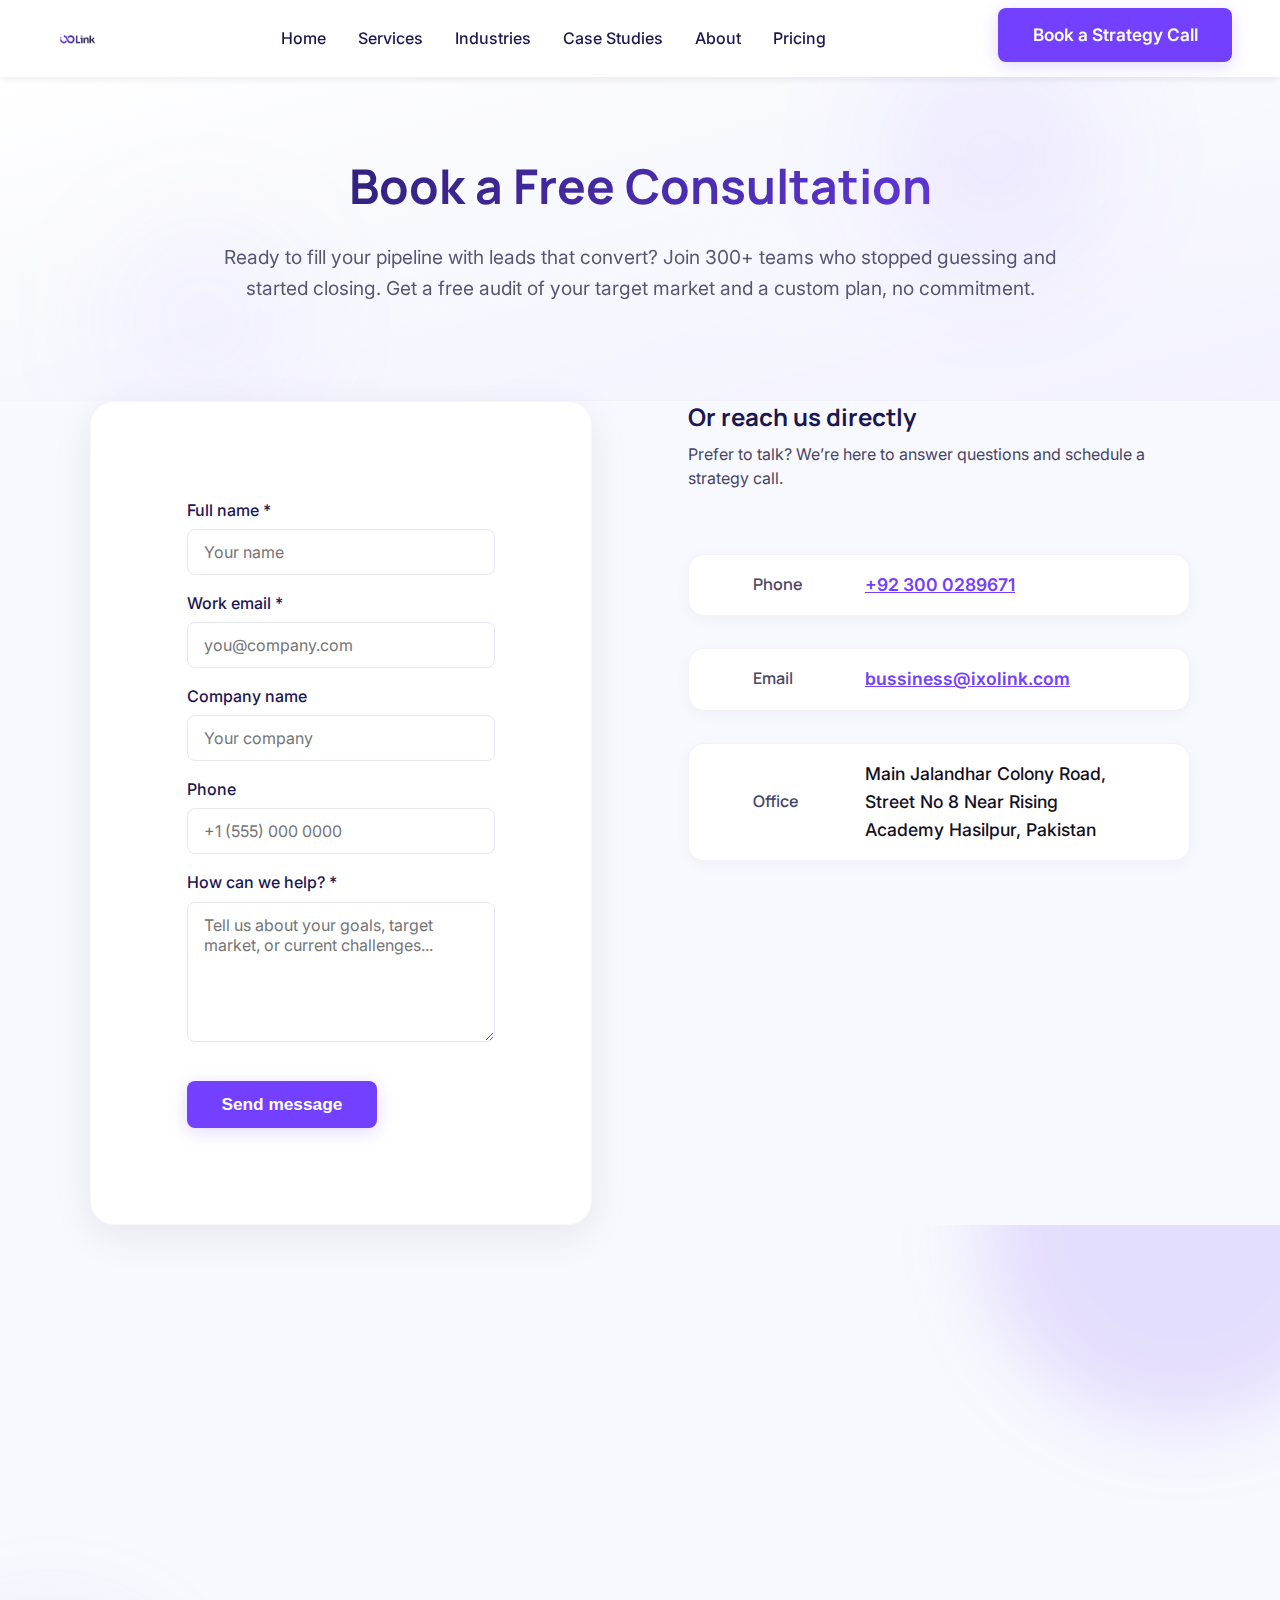
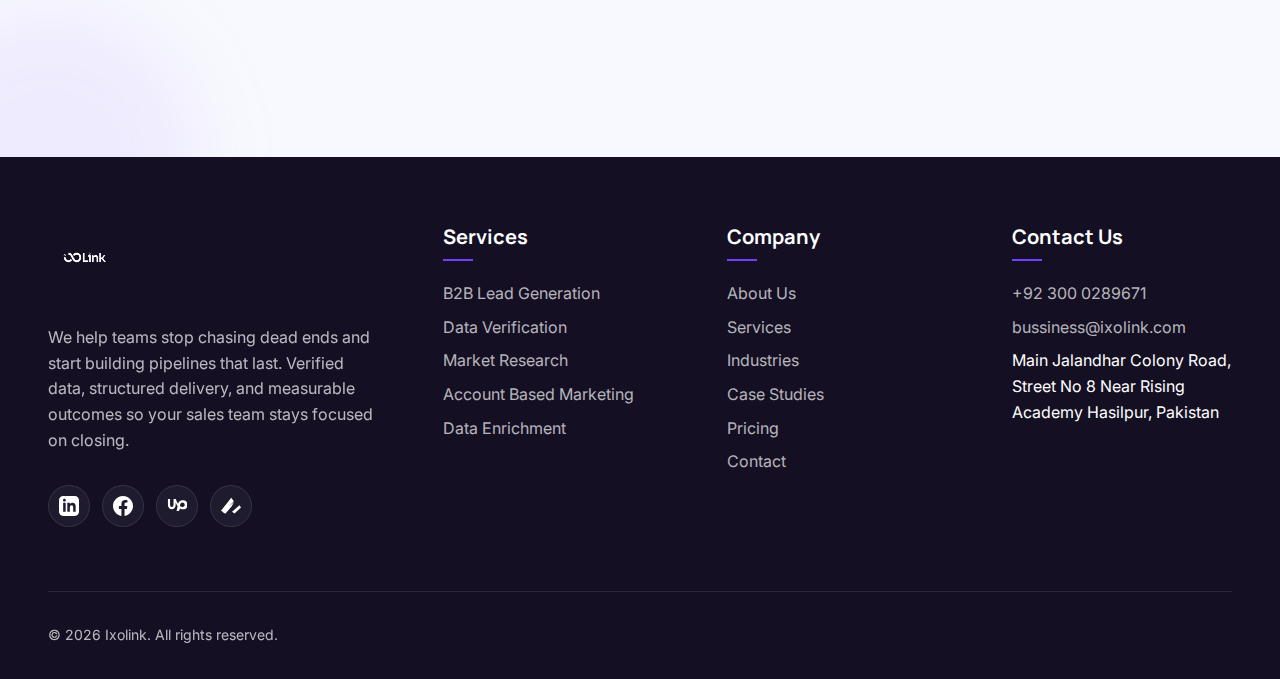
<file: contact.html>
<!DOCTYPE html>
<html lang="en">

<head>
  <meta charset="UTF-8">
  <meta name="viewport" content="width=device-width, initial-scale=1.0">
  <title>Contact Ixolink | Book a Call</title>
  <link rel="preconnect" href="https://fonts.googleapis.com">
  <link rel="preconnect" href="https://fonts.gstatic.com" crossorigin>
  <link
    href="https://fonts.googleapis.com/css2?family=Inter:wght@400;500;600&family=Manrope:wght@500;600;700&display=swap"
    rel="stylesheet">
  <link rel="stylesheet" href="css/styles.css">
  <link rel="icon" type="image/png" href="images/Favicon.png">
</head>

<body>
  <header>
    <div class="container">
      <nav>
        <a href="index.html" class="logo"><img src="images/logo-header.png" alt="Ixolink" class="logo-img"></a>
        <div class="nav-links">
          <a href="index.html">Home</a>
          <a href="services.html">Services</a>
          <a href="industries.html">Industries</a>
          <a href="case-studies.html">Case Studies</a>
          <a href="about.html">About</a>
          <a href="pricing.html">Pricing</a>
        </div>
        <div class="cta-button">
          <a href="contact.html" class="primary-btn">Book a Strategy Call</a>
        </div>
        <button class="mobile-menu-btn">☰</button>
      </nav>
    </div>
  </header>

  <div class="mobile-menu">
    <button class="close-menu">✕</button>
    <a href="index.html">Home</a>
    <a href="services.html">Services</a>
    <a href="industries.html">Industries</a>
    <a href="case-studies.html">Case Studies</a>
    <a href="about.html">About</a>
    <a href="pricing.html">Pricing</a>
    <a href="contact.html" class="primary-btn">Book a Strategy Call</a>
  </div>

  <section class="page-hero">
    <div class="hero-blobs" aria-hidden="true">
      <div class="hero-blob hero-blob-1"></div>
      <div class="hero-blob hero-blob-2"></div>
    </div>
    <div class="container">
      <h1>Book a Free Consultation</h1>
      <p class="page-subtitle">Ready to fill your pipeline with leads that convert? Join 300+ teams who stopped guessing
        and started closing. Get a free audit of your target market and a custom plan, no commitment.</p>
    </div>

  </section>


  <section class="contact-section">
    <div class="container">

      <div class="contact-layout">
        <div class="contact-form-wrap">
          <form action="#" method="post" id="contact-form">
            <label for="name">Full name *</label>
            <input type="text" id="name" name="name" required placeholder="Your name">

            <label for="email">Work email *</label>
            <input type="email" id="email" name="email" required placeholder="you@company.com">

            <label for="company">Company name</label>
            <input type="text" id="company" name="company" placeholder="Your company">

            <label for="phone">Phone</label>
            <input type="tel" id="phone" name="phone" placeholder="+1 (555) 000 0000">

            <label for="message">How can we help? *</label>
            <textarea id="message" name="message" required
              placeholder="Tell us about your goals, target market, or current challenges..."></textarea>

            <button type="submit" class="primary-btn">Send message</button>
          </form>
        </div>

        <div class="contact-details">
          <div class="side-header">
            <h3>Or reach us directly</h3>
            <p>Prefer to talk? We’re here to answer questions and schedule a strategy call.</p>
          </div>

          <div class="contact-cards-grid">
            <div class="contact-card">
              <h3>Phone</h3>
              <p><a href="tel:+923000289671" style="color: var(--primary-violet); font-weight: 600;">+92 300 0289671</a>
              </p>
            </div>
            <div class="contact-card">
              <h3>Email</h3>
              <p><a href="mailto:bussiness@ixolink.com"
                  style="color: var(--primary-violet); font-weight: 600;">bussiness@ixolink.com</a></p>
            </div>
            <div class="contact-card">
              <h3>Office</h3>
              <p>Main Jalandhar Colony Road, Street No 8 Near Rising Academy Hasilpur, Pakistan</p>
            </div>
          </div>
        </div>
      </div>
    </div>
  </section>

  <section class="cta-section">
    <div class="cta-shapes">
      <div class="cta-shape cta-shape-1"></div>
      <div class="cta-shape cta-shape-2"></div>
    </div>
    <div class="container">
      <div class="cta-content animate-on-scroll">
        <h2>Ready to Begin?</h2>
        <p>Join 300+ teams who scale their outreach with verified B2B intelligence. Fill out the form above or reach out
          directly to start your journey.</p>
        <a href="#contact-form" class="primary-btn">Book a Strategy Call</a>
      </div>
    </div>
  </section>

  <footer>
    <div class="container">
      <div class="footer-top">
        <div>
          <div class="footer-logo"><img src="images/logo-footer.png" alt="Ixolink" class="footer-logo-img"></div>
          <p class="footer-description">We help teams stop chasing dead ends and start building pipelines that last.
            Verified data, structured delivery, and measurable outcomes so your sales team stays focused on closing.
          </p>
          <div class="social-icons">
            <a href="https://www.linkedin.com/company/ixolink/" class="social-icon" target="_blank"
              rel="noopener noreferrer" title="LinkedIn">
              <svg viewBox="0 0 24 24" fill="currentColor">
                <path
                  d="M19 0h-14c-2.761 0-5 2.239-5 5v14c0 2.761 2.239 5 5 5h14c2.762 0 5-2.239 5-5v-14c0-2.761-2.238-5-5-5zm-11 19h-3v-11h3v11zm-1.5-12.268c-.966 0-1.75-.79-1.75-1.764s.784-1.764 1.75-1.764 1.75.79 1.75 1.764-.783 1.764-1.75 1.764zm13.5 12.268h-3v-5.604c0-3.368-4-3.113-4 0v5.604h-3v-11h3v1.765c1.396-2.586 7-2.777 7 2.476v6.759z" />
              </svg>
            </a>
            <a href="https://www.facebook.com/profile.php?id=61585967234691" class="social-icon" target="_blank"
              rel="noopener noreferrer" title="Facebook">
              <svg viewBox="0 0 24 24" fill="currentColor">
                <path
                  d="M24 12.073c0-6.627-5.373-12-12-12s-12 5.373-12 12c0 5.99 4.388 10.954 10.125 11.854v-8.385H7.078v-3.469h3.047V9.43c0-3.007 1.792-4.669 4.533-4.669 1.312 0 2.686.235 2.686.235v2.953H15.83c-1.491 0-1.956.925-1.956 1.874v2.25h3.328l-.532 3.469h-2.796v8.385C19.612 23.027 24 18.062 24 12.073z" />
              </svg>
            </a>
            <a href="https://www.upwork.com/agencies/1796611526156087296/" class="social-icon" target="_blank"
              rel="noopener noreferrer" title="Upwork">
              <svg viewBox="0 0 24 24" fill="currentColor">
                <path
                  d="M18.561 13.158c-1.102 0-2.135-.467-3.074-1.227l.228-1.076.008-.042c.207-1.143.849-3.06 2.839-3.06 1.492 0 2.703 1.212 2.703 2.703-.001 1.489-1.212 2.702-2.704 2.702zm0-8.14c-2.539 0-4.51 1.649-5.31 4.366-1.22-1.834-2.148-4.036-2.687-5.892H7.828v7.112c0 1.506-.579 2.585-2.078 2.585-1.5 0-2.041-1.079-2.041-2.585V3.492H1.122v7.112c0 3.414 2.132 5.4 4.628 5.4 2.496 0 4.628-1.986 4.628-5.4V7.616c.476 1.436 1.256 3.193 2.372 4.707L11.516 18h2.642l1.625-3.067C16.633 15.658 18.067 16 19.561 16c3.044 0 5.439-2.439 5.439-5.439-.001-3.023-2.457-5.439-5.439-5.439z" />
              </svg>
            </a>
            <a href="https://www.freelancer.com/u/LeadStudio09" class="social-icon" target="_blank"
              rel="noopener noreferrer" title="Freelancer">
              <svg viewBox="0 0 24 24" fill="currentColor">
                <path
                  d="M12.9 12.3l2.8-5L1.8 19.2l3.4 2.1 7.7-9zM15.4 6.4L12.3 2 0 17.6l3 1.9 12.4-13.1zM24 13.9L22.2 11l-9 8 3 1.9 7.8-7z" />
              </svg>
            </a>
          </div>
        </div>

        <div class="link-group">
          <h4>Services</h4>
          <ul>
            <li><a href="services.html">B2B Lead Generation</a></li>
            <li><a href="services.html">Data Verification</a></li>
            <li><a href="services.html">Market Research</a></li>
            <li><a href="services.html">Account Based Marketing</a></li>
            <li><a href="services.html">Data Enrichment</a></li>
          </ul>
        </div>

        <div class="link-group">
          <h4>Company</h4>
          <ul>
            <li><a href="about.html">About Us</a></li>
            <li><a href="services.html">Services</a></li>
            <li><a href="industries.html">Industries</a></li>
            <li><a href="case-studies.html">Case Studies</a></li>
            <li><a href="pricing.html">Pricing</a></li>
            <li><a href="contact.html">Contact</a></li>
          </ul>
        </div>

        <div class="link-group">
          <h4>Contact Us</h4>
          <ul>
            <li><a href="tel:+923000289671">+92 300 0289671</a></li>
            <li><a href="mailto:bussiness@ixolink.com">bussiness@ixolink.com</a></li>
            <li>Main Jalandhar Colony Road, Street No 8 Near Rising Academy Hasilpur, Pakistan</li>
          </ul>
        </div>
      </div>

      <div class="footer-bottom">
        <p>© 2026 Ixolink. All rights reserved.</p>

      </div>
    </div>
  </footer>

  <script>
    document.documentElement.classList.add('js');
    const mobileMenuBtn = document.querySelector('.mobile-menu-btn');
    const closeMenuBtn = document.querySelector('.close-menu');
    const mobileMenu = document.querySelector('.mobile-menu');
    document.querySelectorAll('.mobile-menu a').forEach(link => {
      link.addEventListener('click', () => { mobileMenu.classList.remove('active'); document.body.style.overflow = ''; });
    });
    mobileMenuBtn.addEventListener('click', () => { mobileMenu.classList.add('active'); document.body.style.overflow = 'hidden'; });
    closeMenuBtn.addEventListener('click', () => { mobileMenu.classList.remove('active'); document.body.style.overflow = ''; });

    document.getElementById('contact-form').addEventListener('submit', function (e) {
      e.preventDefault();
      alert('Thank you for your message. We’ll get back to you within 1 to 2 business days.');
    });

    const observer = new IntersectionObserver((entries) => {
      entries.forEach(entry => {
        if (entry.isIntersecting) {
          entry.target.classList.add('visible');
          observer.unobserve(entry.target);
        }
      });
    }, { threshold: 0.05, rootMargin: '0px 0px -20px 0px' });
    document.querySelectorAll('.animate-on-scroll').forEach(el => observer.observe(el));

    const checkIfInView = () => {
      const animated = document.querySelectorAll('.animate-on-scroll:not(.visible)');
      if (animated.length === 0) return;
      const triggerBottom = window.innerHeight * 0.95;
      animated.forEach(el => {
        const rect = el.getBoundingClientRect();
        if (rect.top <= triggerBottom) el.classList.add('visible');
      });
    };

    window.addEventListener('scroll', checkIfInView);
    window.addEventListener('load', () => {
      checkIfInView();
      setTimeout(() => {
        document.querySelectorAll('.animate-on-scroll:not(.visible)').forEach(el => {
          el.classList.add('visible');
        });
      }, 3000);
    });
  </script>
</body>

</html>
</file>
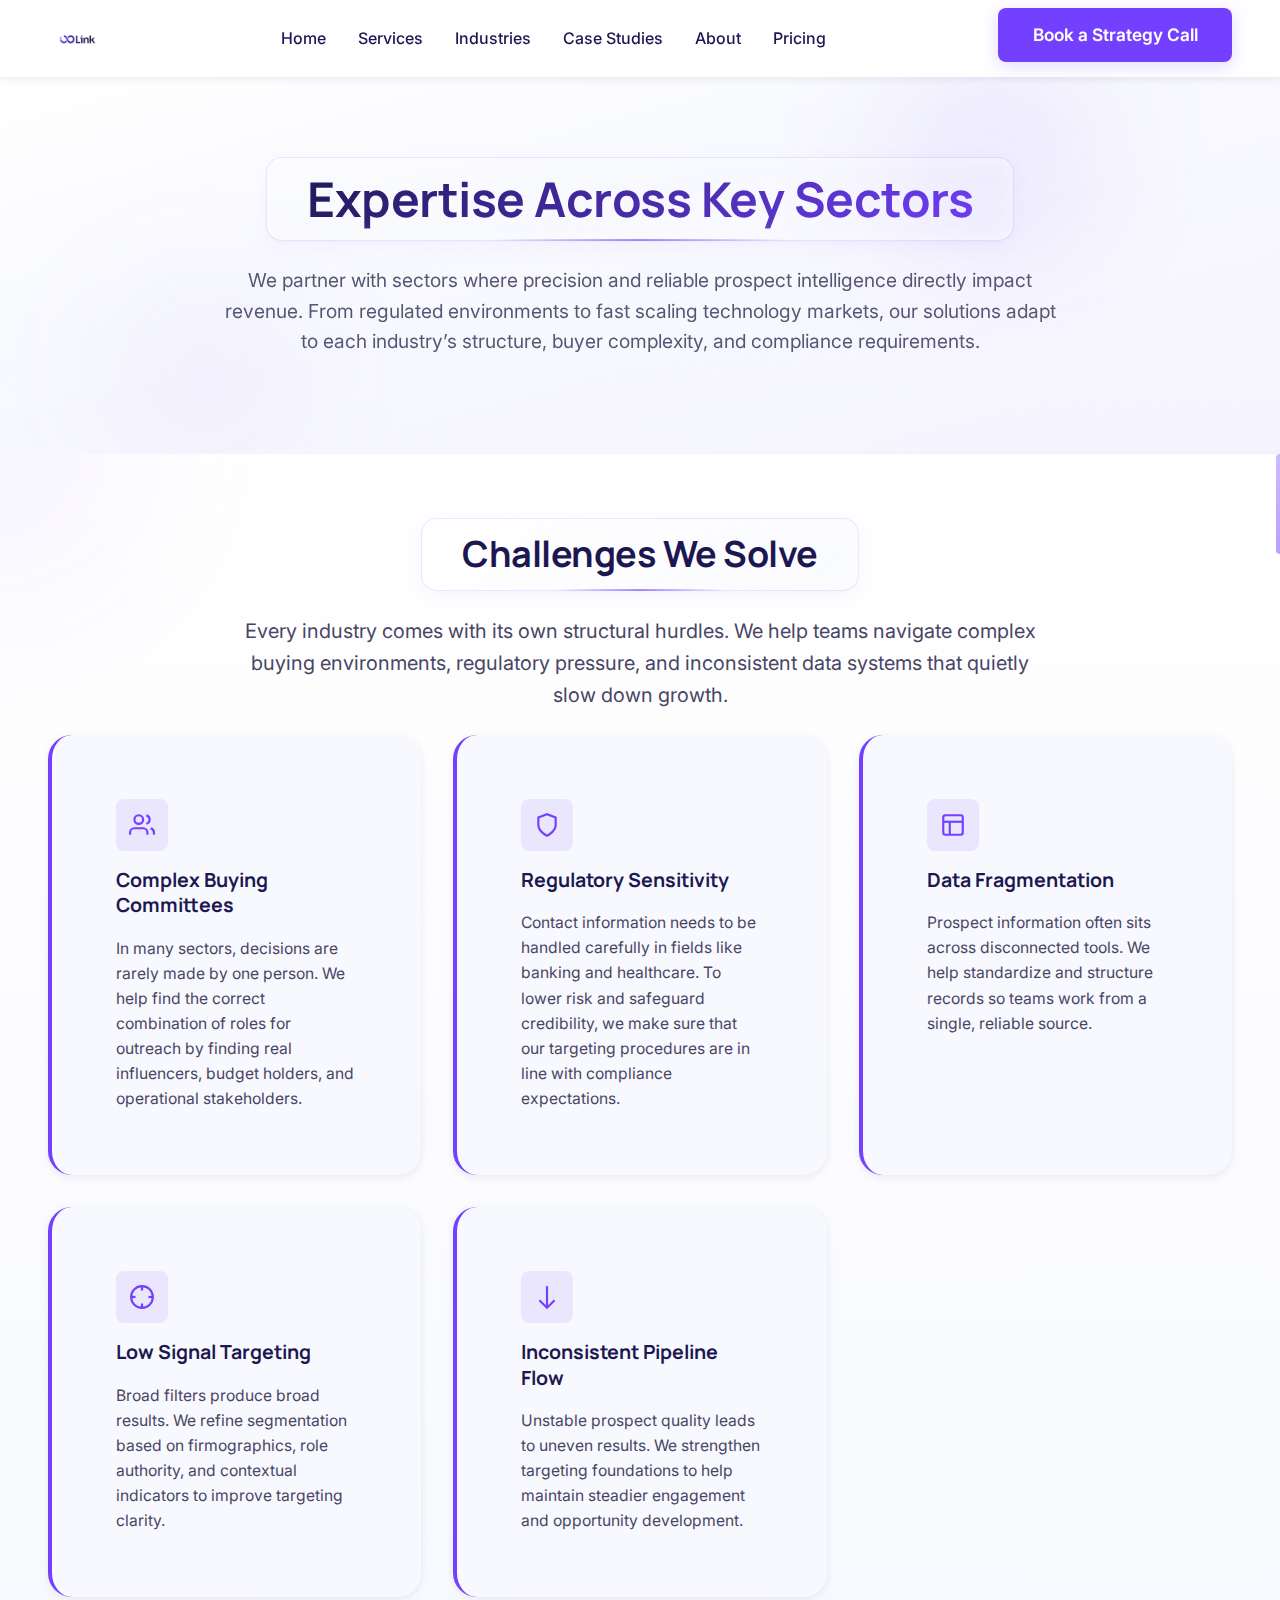
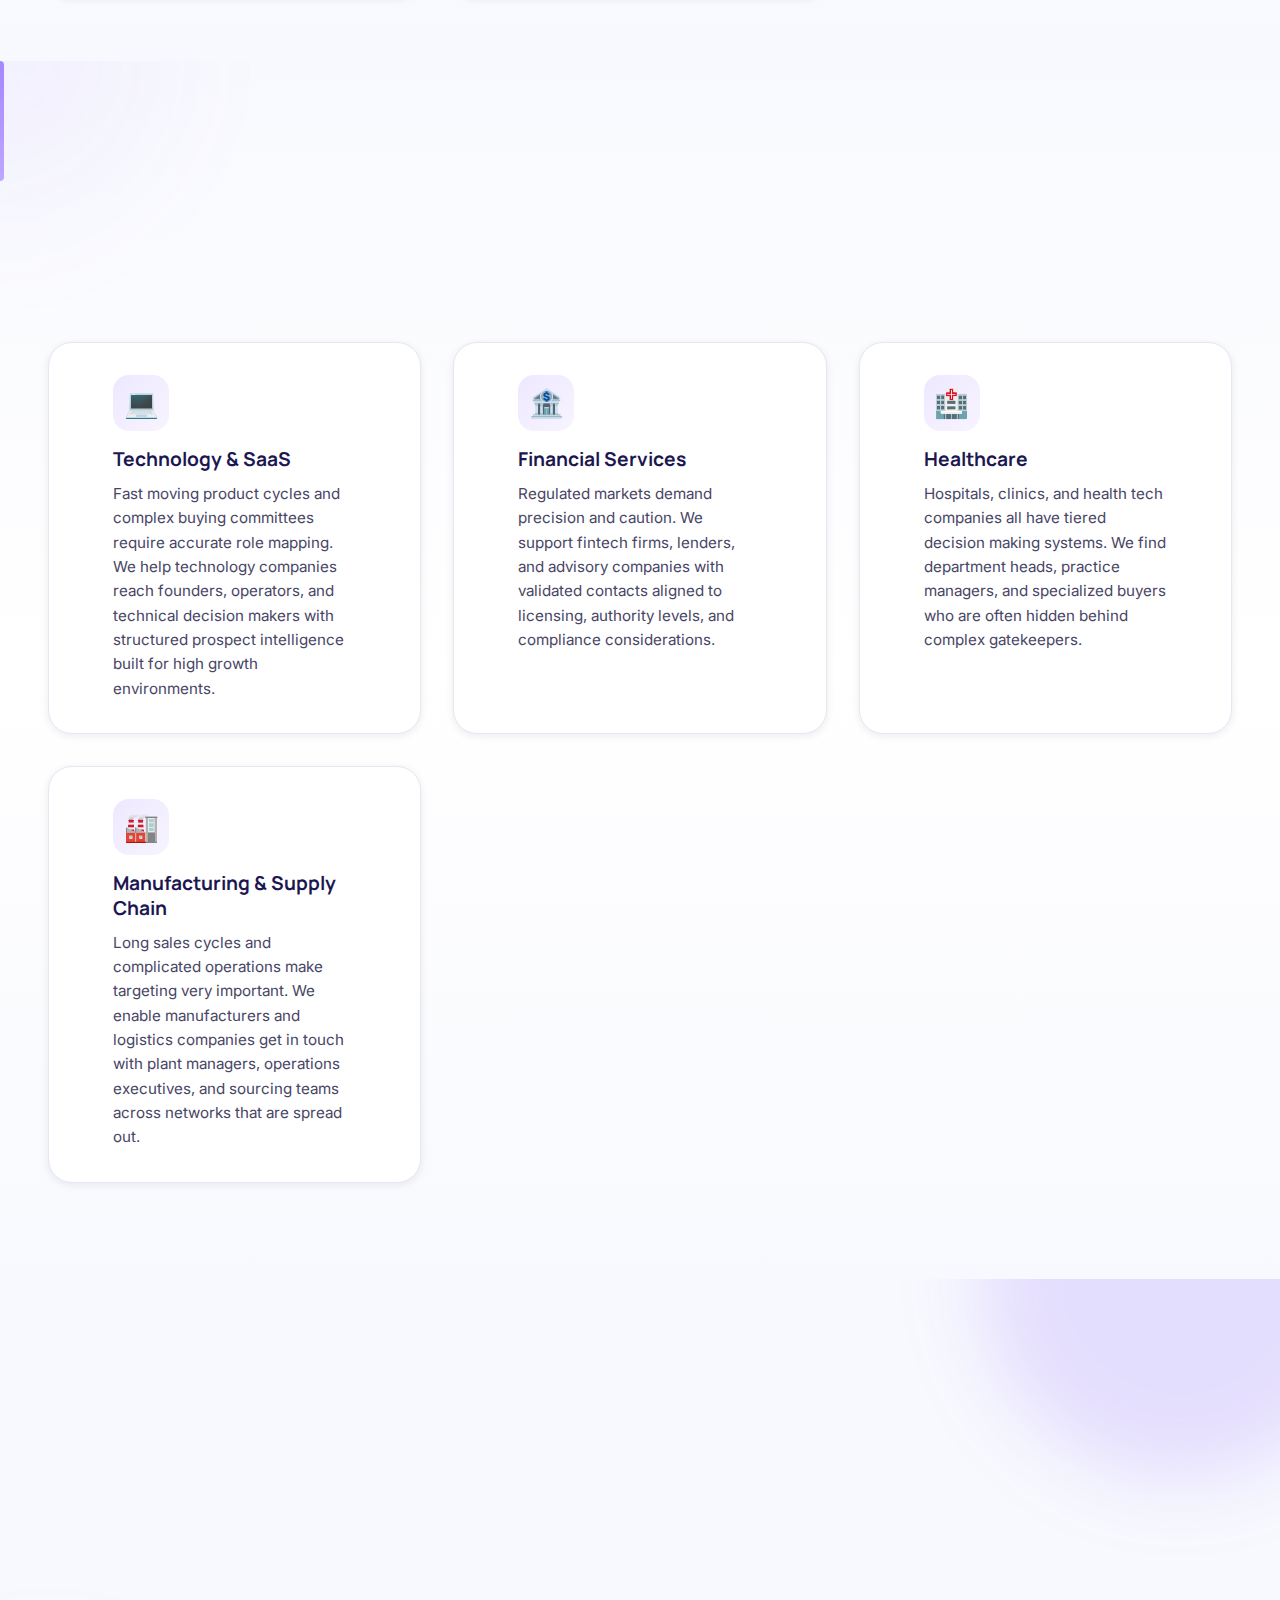
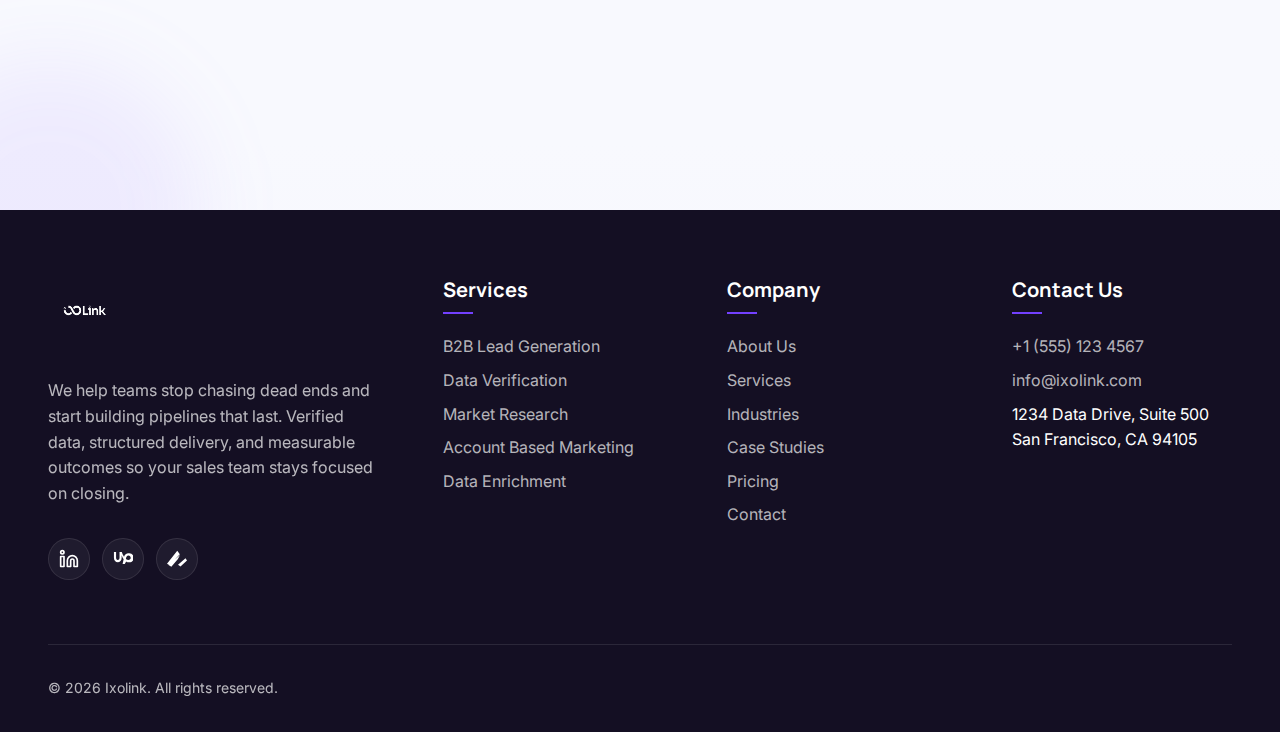
<file: industries.html>
<!DOCTYPE html>
<html lang="en">

<head>
  <meta charset="UTF-8">
  <meta name="viewport" content="width=device-width, initial-scale=1.0">
  <title>Industries Ixolink | Data Driven Lead Generation</title>
  <link rel="preconnect" href="https://fonts.googleapis.com">
  <link rel="preconnect" href="https://fonts.gstatic.com" crossorigin>
  <link
    href="https://fonts.googleapis.com/css2?family=Inter:wght@400;500;600&family=Manrope:wght@500;600;700&display=swap"
    rel="stylesheet">
  <link rel="stylesheet" href="css/styles.css">
  <link rel="icon" type="image/png" href="images/Favicon.png">
</head>

<body>
  <header>
    <div class="container">
      <nav>
        <a href="index.html" class="logo"><img src="images/logo-header.png" alt="Ixolink" class="logo-img"></a>
        <div class="nav-links">
          <a href="index.html">Home</a>
          <a href="services.html">Services</a>
          <a href="industries.html">Industries</a>
          <a href="case-studies.html">Case Studies</a>
          <a href="about.html">About</a>
          <a href="pricing.html">Pricing</a>
        </div>
        <div class="cta-button">
          <a href="contact.html" class="primary-btn">Book a Strategy Call</a>
        </div>
        <button class="mobile-menu-btn">☰</button>
      </nav>
    </div>
  </header>

  <div class="mobile-menu">
    <button class="close-menu">✕</button>
    <a href="index.html">Home</a>
    <a href="services.html">Services</a>
    <a href="industries.html">Industries</a>
    <a href="case-studies.html">Case Studies</a>
    <a href="about.html">About</a>
    <a href="pricing.html">Pricing</a>
    <a href="contact.html" class="primary-btn">Book a Strategy Call</a>
  </div>

  <section class="page-hero">
    <div class="hero-blobs" aria-hidden="true">
      <div class="hero-blob hero-blob-1"></div>
      <div class="hero-blob hero-blob-2"></div>
    </div>
    <div class="container">
      <h1 class="glass-heading">Expertise Across Key Sectors</h1>
      <p class="page-subtitle">We partner with sectors where precision and reliable prospect intelligence directly
        impact revenue. From regulated environments to fast scaling technology markets, our solutions adapt to each
        industry’s structure, buyer complexity, and compliance requirements.</p>
    </div>
  </section>


  <section class="challenges" id="industries">
    <div class="blob blob1"></div>
    <div class="container">
      <div class="section-header animate-on-scroll">
        <h2>Challenges We Solve</h2>
        <p>Every industry comes with its own structural hurdles. We help teams navigate complex buying environments,
          regulatory pressure, and inconsistent data systems that quietly slow down growth.</p>
      </div>
      <div class="challenges-grid">
        <div class="challenge-card">
          <div class="icon-wrap">
            <svg xmlns="http://www.w3.org/2000/svg" width="26" height="26" viewBox="0 0 24 24" fill="none"
              stroke="currentColor" stroke-width="2">
              <path d="M17 21v-2a4 4 0 0 0-4-4H5a4 4 0 0 0-4 4v2" />
              <circle cx="9" cy="7" r="4" />
              <path d="M23 21v-2a4 4 0 0 0-3-3.87" />
              <path d="M16 3.13a4 4 0 0 1 0 7.75" />
            </svg>
          </div>
          <h3>Complex Buying Committees</h3>
          <p>In many sectors, decisions are rarely made by one person. We help find the correct combination of roles for
            outreach by finding real influencers, budget holders, and operational stakeholders.</p>
        </div>
        <div class="challenge-card">
          <div class="icon-wrap">
            <svg xmlns="http://www.w3.org/2000/svg" width="26" height="26" viewBox="0 0 24 24" fill="none"
              stroke="currentColor" stroke-width="2">
              <path d="M12 22s8-4 8-10V5l-8-3-8 3v7c0 6 8 10 8 10z" />
            </svg>
          </div>
          <h3>Regulatory Sensitivity</h3>
          <p>Contact information needs to be handled carefully in fields like banking and healthcare. To lower risk and
            safeguard credibility, we make sure that our targeting procedures are in line with compliance expectations.
          </p>
        </div>
        <div class="challenge-card">
          <div class="icon-wrap">
            <svg xmlns="http://www.w3.org/2000/svg" width="26" height="26" viewBox="0 0 24 24" fill="none"
              stroke="currentColor" stroke-width="2">
              <rect width="18" height="18" x="3" y="3" rx="2" />
              <path d="M3 9h18" />
              <path d="M9 21V9" />
            </svg>
          </div>
          <h3>Data Fragmentation</h3>
          <p>Prospect information often sits across disconnected tools. We help standardize and structure records so
            teams work from a single, reliable source.</p>
        </div>
        <div class="challenge-card">
          <div class="icon-wrap">
            <svg xmlns="http://www.w3.org/2000/svg" width="26" height="26" viewBox="0 0 24 24" fill="none"
              stroke="currentColor" stroke-width="2">
              <circle cx="12" cy="12" r="10" />
              <line x1="22" x2="18" y1="12" y2="12" />
              <line x1="6" x2="2" y1="12" y2="12" />
              <line x1="12" x2="12" y1="6" y2="2" />
              <line x1="12" x2="12" y1="22" y2="18" />
            </svg>
          </div>
          <h3>Low Signal Targeting</h3>
          <p>Broad filters produce broad results. We refine segmentation based on firmographics, role authority, and
            contextual indicators to improve targeting clarity.</p>
        </div>
        <div class="challenge-card">
          <div class="icon-wrap">
            <svg xmlns="http://www.w3.org/2000/svg" width="26" height="26" viewBox="0 0 24 24" fill="none"
              stroke="currentColor" stroke-width="2">
              <path d="M12 2v20" />
              <path d="m5 15 7 7 7-7" />
            </svg>
          </div>
          <h3>Inconsistent Pipeline Flow</h3>
          <p>Unstable prospect quality leads to uneven results. We strengthen targeting foundations to help maintain
            steadier engagement and opportunity development.</p>
        </div>
      </div>
    </div>
  </section>

  <section class="our-difference">
    <div class="blob blob1"></div>
    <div class="container">
      <div class="section-header animate-on-scroll">
        <h2>Industries We Specialize In</h2>
        <p>There are distinct kinds of demands, buyer structures, and compliance realities in each sector. We adapt our
          research, targeting, and validation frameworks to match the operational demands of the markets we support.</p>
      </div>
      <div class="why-choose-grid">
        <div class="why-choose-card">
          <div class="icon"><span style="font-size:1.75rem;">💻</span></div>
          <h3>Technology & SaaS</h3>
          <p>Fast moving product cycles and complex buying committees require accurate role mapping. We help technology
            companies reach founders, operators, and technical decision makers with structured prospect intelligence
            built for high growth environments.</p>
        </div>
        <div class="why-choose-card">
          <div class="icon"><span style="font-size:1.75rem;">🏦</span></div>
          <h3>Financial Services</h3>
          <p>Regulated markets demand precision and caution. We support fintech firms, lenders, and advisory companies
            with validated contacts aligned to licensing, authority levels, and compliance considerations.</p>
        </div>
        <div class="why-choose-card">
          <div class="icon"><span style="font-size:1.75rem;">🏥</span></div>
          <h3>Healthcare</h3>
          <p>Hospitals, clinics, and health tech companies all have tiered decision making systems. We find department
            heads, practice managers, and specialized buyers who are often hidden behind complex gatekeepers.</p>
        </div>
        <div class="why-choose-card">
          <div class="icon"><span style="font-size:1.75rem;">🏭</span></div>
          <h3>Manufacturing & Supply Chain</h3>
          <p>Long sales cycles and complicated operations make targeting very important. We enable manufacturers and
            logistics companies get in touch with plant managers, operations executives, and sourcing teams across
            networks that are spread out.</p>
        </div>
      </div>
    </div>
  </section>

  <section class="cta-section">
    <div class="cta-shapes">
      <div class="cta-shape cta-shape-1"></div>
      <div class="cta-shape cta-shape-2"></div>
    </div>
    <div class="container">
      <div class="cta-content animate-on-scroll">
        <h2>Not Seeing Your Industry Listed?</h2>
        <p>Share your target audience and specific requirements, and we’ll show you how our targeting and validation
          framework can support your unique sector.</p>
        <a href="contact.html" class="primary-btn">Book a Strategy Call</a>
      </div>
    </div>
  </section>

  <footer>
    <div class="container">
      <div class="footer-top">
        <div>
          <div class="footer-logo"><img src="images/logo-footer.png" alt="Ixolink" class="footer-logo-img"></div>
          <p class="footer-description">We help teams stop chasing dead ends and start building pipelines that last.
            Verified data, structured delivery, and measurable outcomes so your sales team stays focused on closing.
          </p>
          <div class="social-icons">
            <a href="https://www.linkedin.com/company/ixolink/" class="social-icon" target="_blank"
              rel="noopener noreferrer" title="LinkedIn">
              <svg viewBox="0 0 24 24" stroke="currentColor" stroke-width="2" stroke-linecap="round"
                stroke-linejoin="round">
                <path d="M16 8a6 6 0 0 1 6 6v7h-4v-7a2 2 0 0 0-2-2 2 2 0 0 0-2 2v7h-4v-7a6 6 0 0 1 6-6z" />
                <rect width="4" height="12" x="2" y="9" />
                <circle cx="4" cy="4" r="2" />
              </svg>
            </a>
            <a href="https://www.upwork.com/agencies/1796611526156087296/" class="social-icon" target="_blank"
              rel="noopener noreferrer" title="Upwork">
              <svg viewBox="0 0 24 24">
                <path
                  d="M18.561 13.158c-1.102 0-2.135-.467-3.074-1.227l.228-1.076.008-.042c.207-1.143.849-3.06 2.839-3.06 1.492 0 2.703 1.212 2.703 2.703-.001 1.489-1.212 2.702-2.704 2.702zm0-8.14c-2.539 0-4.51 1.649-5.31 4.366-1.22-1.834-2.148-4.036-2.687-5.892H7.828v7.112c0 1.506-.579 2.585-2.078 2.585-1.5 0-2.041-1.079-2.041-2.585V3.492H1.122v7.112c0 3.414 2.132 5.4 4.628 5.4 2.496 0 4.628-1.986 4.628-5.4V7.616c.476 1.436 1.256 3.193 2.372 4.707L11.516 18h2.642l1.625-3.067C16.633 15.658 18.067 16 19.561 16c3.044 0 5.439-2.439 5.439-5.439-.001-3.023-2.457-5.439-5.439-5.439z" />
              </svg>
            </a>
            <a href="https://www.freelancer.com/u/LeadStudio09" class="social-icon" target="_blank"
              rel="noopener noreferrer" title="Freelancer">
              <svg viewBox="0 0 24 24">
                <path
                  d="M12.9 12.3l2.8-5L1.8 19.2l3.4 2.1 7.7-9zM15.4 6.4L12.3 2 0 17.6l3 1.9 12.4-13.1zM24 13.9L22.2 11l-9 8 3 1.9 7.8-7z" />
              </svg>
            </a>
          </div>
        </div>

        <div class="link-group">
          <h4>Services</h4>
          <ul>
            <li><a href="services.html">B2B Lead Generation</a></li>
            <li><a href="services.html">Data Verification</a></li>
            <li><a href="services.html">Market Research</a></li>
            <li><a href="services.html">Account Based Marketing</a></li>
            <li><a href="services.html">Data Enrichment</a></li>
          </ul>
        </div>

        <div class="link-group">
          <h4>Company</h4>
          <ul>
            <li><a href="about.html">About Us</a></li>
            <li><a href="services.html">Services</a></li>
            <li><a href="industries.html">Industries</a></li>
            <li><a href="case-studies.html">Case Studies</a></li>
            <li><a href="pricing.html">Pricing</a></li>
            <li><a href="contact.html">Contact</a></li>
          </ul>
        </div>

        <div class="link-group">
          <h4>Contact Us</h4>
          <ul>
            <li><a href="tel:+15551234567">+1 (555) 123 4567</a></li>
            <li><a href="mailto:info@ixolink.com">info@ixolink.com</a></li>
            <li>1234 Data Drive, Suite 500<br>San Francisco, CA 94105</li>
          </ul>
        </div>
      </div>

      <div class="footer-bottom">
        <p>© 2026 Ixolink. All rights reserved.</p>

      </div>
    </div>
  </footer>

  <script>
    document.documentElement.classList.add('js');
    const mobileMenuBtn = document.querySelector('.mobile-menu-btn');
    const closeMenuBtn = document.querySelector('.close-menu');
    const mobileMenu = document.querySelector('.mobile-menu');
    document.querySelectorAll('.mobile-menu a').forEach(link => {
      link.addEventListener('click', () => { mobileMenu.classList.remove('active'); document.body.style.overflow = ''; });
    });
    mobileMenuBtn.addEventListener('click', () => { mobileMenu.classList.add('active'); document.body.style.overflow = 'hidden'; });
    closeMenuBtn.addEventListener('click', () => { mobileMenu.classList.remove('active'); document.body.style.overflow = ''; });

    const observer = new IntersectionObserver((entries) => {
      entries.forEach(entry => {
        if (entry.isIntersecting) {
          entry.target.classList.add('visible');
          observer.unobserve(entry.target);
        }
      });
    }, { threshold: 0.1, rootMargin: '0px 0px -50px 0px' });
    document.querySelectorAll('.animate-on-scroll').forEach(el => observer.observe(el));

    window.addEventListener('load', () => {
      setTimeout(() => {
        document.querySelectorAll('.animate-on-scroll:not(.visible)').forEach(el => {
          el.classList.add('visible');
        });
      }, 3000);
    });
  </script>
</body>

</html>
</file>
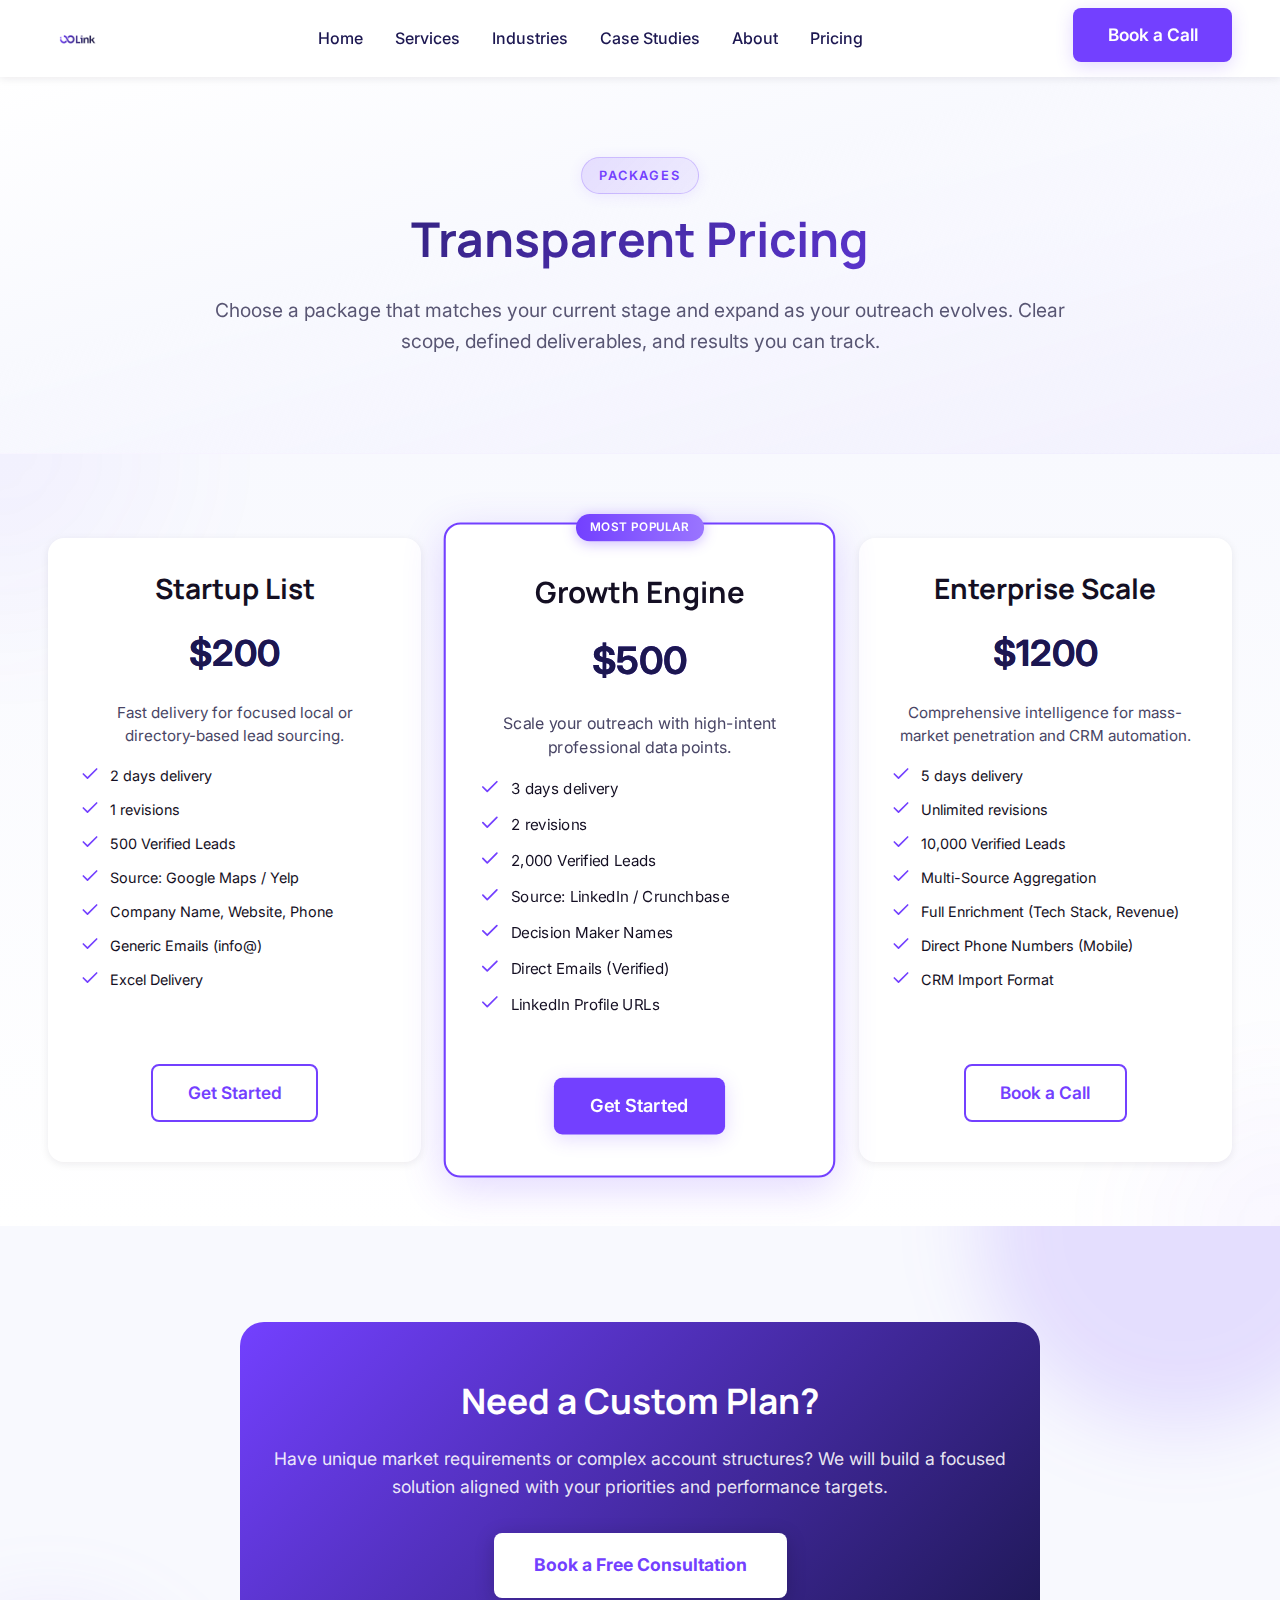
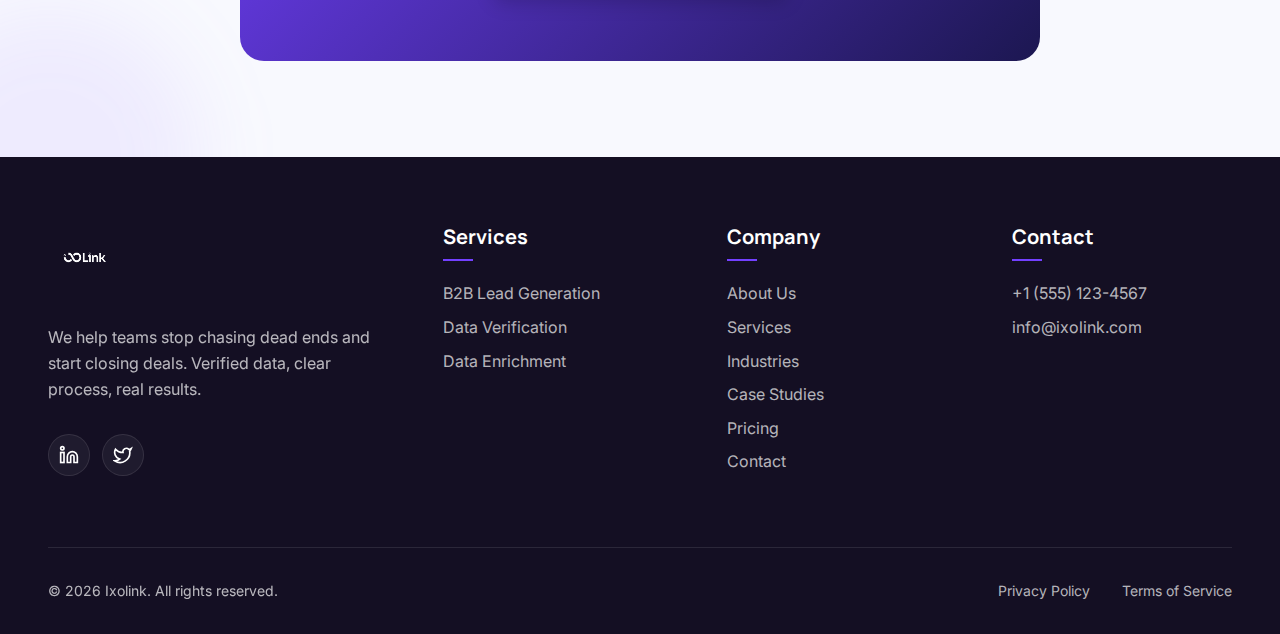
<file: pricing.html>
<!DOCTYPE html>
<html lang="en">

<head>
  <meta charset="UTF-8">
  <meta name="viewport" content="width=device-width, initial-scale=1.0">
  <title>Pricing - Ixolink | Data-Driven Lead Generation</title>
  <link rel="preconnect" href="https://fonts.googleapis.com">
  <link rel="preconnect" href="https://fonts.gstatic.com" crossorigin>
  <link
    href="https://fonts.googleapis.com/css2?family=Inter:wght@400;500;600&family=Manrope:wght@500;600;700&display=swap"
    rel="stylesheet">
  <link rel="stylesheet" href="css/styles.css">
  <link rel="icon" type="image/png" href="images/Favicon.png">
</head>

<body>
  <header>
    <div class="container">
      <nav>
        <a href="index.html" class="logo"><img src="images/logo-header.png" alt="Ixolink" class="logo-img"></a>
        <div class="nav-links">
          <a href="index.html">Home</a>
          <a href="services.html">Services</a>
          <a href="industries.html">Industries</a>
          <a href="case-studies.html">Case Studies</a>
          <a href="about.html">About</a>
          <a href="pricing.html">Pricing</a>
        </div>
        <div class="cta-button">
          <a href="contact.html" class="primary-btn">Book a Call</a>
        </div>
        <button class="mobile-menu-btn">☰</button>
      </nav>
    </div>
  </header>

  <div class="mobile-menu">
    <button class="close-menu">✕</button>
    <a href="index.html">Home</a>
    <a href="services.html">Services</a>
    <a href="industries.html">Industries</a>
    <a href="case-studies.html">Case Studies</a>
    <a href="about.html">About</a>
    <a href="pricing.html">Pricing</a>
    <a href="contact.html" class="primary-btn">Book a Call</a>
  </div>

  <section class="page-hero">
    <div class="container">
      <span class="section-subtitle">PACKAGES</span>
      <h1>Transparent Pricing</h1>
      <p class="page-subtitle">Choose a package that matches your current stage and expand as your outreach evolves.
        Clear scope, defined deliverables, and results you can track.</p>
    </div>
  </section>

  <section id="pricing" class="our-values">
    <div class="blob blob1"></div>
    <div class="blob blob2"></div>
    <div class="container">
      <div class="pricing-grid grid animate-on-scroll"
        style="grid-template-columns: repeat(auto-fit, minmax(320px, 1fr));">
        <div class="pricing-card animate-on-scroll delay-100">
          <div class="pricing-header">
            <h3>Startup List</h3>
            <div class="pricing-price">$200</div>
          </div>
          <p class="pricing-description">Fast delivery for focused local or directory-based lead sourcing.</p>
          <ul class="pricing-features">
            <li class="pricing-feature">
              <span class="pricing-feature-icon"><svg xmlns="http://www.w3.org/2000/svg" width="20" height="20"
                  viewBox="0 0 24 24" fill="none" stroke="currentColor" stroke-width="2" stroke-linecap="round"
                  stroke-linejoin="round" class="lucide lucide-check">
                  <polyline points="20 6 9 17 4 12" />
                </svg></span>
              <span>2 days delivery</span>
            </li>
            <li class="pricing-feature">
              <span class="pricing-feature-icon"><svg xmlns="http://www.w3.org/2000/svg" width="20" height="20"
                  viewBox="0 0 24 24" fill="none" stroke="currentColor" stroke-width="2" stroke-linecap="round"
                  stroke-linejoin="round" class="lucide lucide-check">
                  <polyline points="20 6 9 17 4 12" />
                </svg></span>
              <span>1 revisions</span>
            </li>
            <li class="pricing-feature">
              <span class="pricing-feature-icon"><svg xmlns="http://www.w3.org/2000/svg" width="20" height="20"
                  viewBox="0 0 24 24" fill="none" stroke="currentColor" stroke-width="2" stroke-linecap="round"
                  stroke-linejoin="round" class="lucide lucide-check">
                  <polyline points="20 6 9 17 4 12" />
                </svg></span>
              <span>500 Verified Leads</span>
            </li>
            <li class="pricing-feature">
              <span class="pricing-feature-icon"><svg xmlns="http://www.w3.org/2000/svg" width="20" height="20"
                  viewBox="0 0 24 24" fill="none" stroke="currentColor" stroke-width="2" stroke-linecap="round"
                  stroke-linejoin="round" class="lucide lucide-check">
                  <polyline points="20 6 9 17 4 12" />
                </svg></span>
              <span>Source: Google Maps / Yelp</span>
            </li>
            <li class="pricing-feature">
              <span class="pricing-feature-icon"><svg xmlns="http://www.w3.org/2000/svg" width="20" height="20"
                  viewBox="0 0 24 24" fill="none" stroke="currentColor" stroke-width="2" stroke-linecap="round"
                  stroke-linejoin="round" class="lucide lucide-check">
                  <polyline points="20 6 9 17 4 12" />
                </svg></span>
              <span>Company Name, Website, Phone</span>
            </li>
            <li class="pricing-feature">
              <span class="pricing-feature-icon"><svg xmlns="http://www.w3.org/2000/svg" width="20" height="20"
                  viewBox="0 0 24 24" fill="none" stroke="currentColor" stroke-width="2" stroke-linecap="round"
                  stroke-linejoin="round" class="lucide lucide-check">
                  <polyline points="20 6 9 17 4 12" />
                </svg></span>
              <span>Generic Emails (info@)</span>
            </li>
            <li class="pricing-feature">
              <span class="pricing-feature-icon"><svg xmlns="http://www.w3.org/2000/svg" width="20" height="20"
                  viewBox="0 0 24 24" fill="none" stroke="currentColor" stroke-width="2" stroke-linecap="round"
                  stroke-linejoin="round" class="lucide lucide-check">
                  <polyline points="20 6 9 17 4 12" />
                </svg></span>
              <span>Excel Delivery</span>
            </li>
          </ul>
          <div class="pricing-cta">
            <a href="contact.html" class="secondary-btn">Get Started</a>
          </div>
        </div>

        <div class="pricing-card featured animate-on-scroll delay-200">
          <div class="pricing-badge">MOST POPULAR</div>
          <div class="pricing-header">
            <h3>Growth Engine</h3>
            <div class="pricing-price">$500</div>
          </div>
          <p class="pricing-description">Scale your outreach with high-intent professional data points.</p>
          <ul class="pricing-features">
            <li class="pricing-feature">
              <span class="pricing-feature-icon"><svg xmlns="http://www.w3.org/2000/svg" width="20" height="20"
                  viewBox="0 0 24 24" fill="none" stroke="currentColor" stroke-width="2" stroke-linecap="round"
                  stroke-linejoin="round" class="lucide lucide-check">
                  <polyline points="20 6 9 17 4 12" />
                </svg></span>
              <span>3 days delivery</span>
            </li>
            <li class="pricing-feature">
              <span class="pricing-feature-icon"><svg xmlns="http://www.w3.org/2000/svg" width="20" height="20"
                  viewBox="0 0 24 24" fill="none" stroke="currentColor" stroke-width="2" stroke-linecap="round"
                  stroke-linejoin="round" class="lucide lucide-check">
                  <polyline points="20 6 9 17 4 12" />
                </svg></span>
              <span>2 revisions</span>
            </li>
            <li class="pricing-feature">
              <span class="pricing-feature-icon"><svg xmlns="http://www.w3.org/2000/svg" width="20" height="20"
                  viewBox="0 0 24 24" fill="none" stroke="currentColor" stroke-width="2" stroke-linecap="round"
                  stroke-linejoin="round" class="lucide lucide-check">
                  <polyline points="20 6 9 17 4 12" />
                </svg></span>
              <span>2,000 Verified Leads</span>
            </li>
            <li class="pricing-feature">
              <span class="pricing-feature-icon"><svg xmlns="http://www.w3.org/2000/svg" width="20" height="20"
                  viewBox="0 0 24 24" fill="none" stroke="currentColor" stroke-width="2" stroke-linecap="round"
                  stroke-linejoin="round" class="lucide lucide-check">
                  <polyline points="20 6 9 17 4 12" />
                </svg></span>
              <span>Source: LinkedIn / Crunchbase</span>
            </li>
            <li class="pricing-feature">
              <span class="pricing-feature-icon"><svg xmlns="http://www.w3.org/2000/svg" width="20" height="20"
                  viewBox="0 0 24 24" fill="none" stroke="currentColor" stroke-width="2" stroke-linecap="round"
                  stroke-linejoin="round" class="lucide lucide-check">
                  <polyline points="20 6 9 17 4 12" />
                </svg></span>
              <span>Decision Maker Names</span>
            </li>
            <li class="pricing-feature">
              <span class="pricing-feature-icon"><svg xmlns="http://www.w3.org/2000/svg" width="20" height="20"
                  viewBox="0 0 24 24" fill="none" stroke="currentColor" stroke-width="2" stroke-linecap="round"
                  stroke-linejoin="round" class="lucide lucide-check">
                  <polyline points="20 6 9 17 4 12" />
                </svg></span>
              <span>Direct Emails (Verified)</span>
            </li>
            <li class="pricing-feature">
              <span class="pricing-feature-icon"><svg xmlns="http://www.w3.org/2000/svg" width="20" height="20"
                  viewBox="0 0 24 24" fill="none" stroke="currentColor" stroke-width="2" stroke-linecap="round"
                  stroke-linejoin="round" class="lucide lucide-check">
                  <polyline points="20 6 9 17 4 12" />
                </svg></span>
              <span>LinkedIn Profile URLs</span>
            </li>
          </ul>
          <div class="pricing-cta">
            <a href="contact.html" class="primary-btn">Get Started</a>
          </div>
        </div>

        <div class="pricing-card animate-on-scroll delay-300">
          <div class="pricing-header">
            <h3>Enterprise Scale</h3>
            <div class="pricing-price">$1200</div>
          </div>
          <p class="pricing-description">Comprehensive intelligence for mass-market penetration and CRM automation.
          </p>
          <ul class="pricing-features">
            <li class="pricing-feature">
              <span class="pricing-feature-icon"><svg xmlns="http://www.w3.org/2000/svg" width="20" height="20"
                  viewBox="0 0 24 24" fill="none" stroke="currentColor" stroke-width="2" stroke-linecap="round"
                  stroke-linejoin="round" class="lucide lucide-check">
                  <polyline points="20 6 9 17 4 12" />
                </svg></span>
              <span>5 days delivery</span>
            </li>
            <li class="pricing-feature">
              <span class="pricing-feature-icon"><svg xmlns="http://www.w3.org/2000/svg" width="20" height="20"
                  viewBox="0 0 24 24" fill="none" stroke="currentColor" stroke-width="2" stroke-linecap="round"
                  stroke-linejoin="round" class="lucide lucide-check">
                  <polyline points="20 6 9 17 4 12" />
                </svg></span>
              <span>Unlimited revisions</span>
            </li>
            <li class="pricing-feature">
              <span class="pricing-feature-icon"><svg xmlns="http://www.w3.org/2000/svg" width="20" height="20"
                  viewBox="0 0 24 24" fill="none" stroke="currentColor" stroke-width="2" stroke-linecap="round"
                  stroke-linejoin="round" class="lucide lucide-check">
                  <polyline points="20 6 9 17 4 12" />
                </svg></span>
              <span>10,000 Verified Leads</span>
            </li>
            <li class="pricing-feature">
              <span class="pricing-feature-icon"><svg xmlns="http://www.w3.org/2000/svg" width="20" height="20"
                  viewBox="0 0 24 24" fill="none" stroke="currentColor" stroke-width="2" stroke-linecap="round"
                  stroke-linejoin="round" class="lucide lucide-check">
                  <polyline points="20 6 9 17 4 12" />
                </svg></span>
              <span>Multi-Source Aggregation</span>
            </li>
            <li class="pricing-feature">
              <span class="pricing-feature-icon"><svg xmlns="http://www.w3.org/2000/svg" width="20" height="20"
                  viewBox="0 0 24 24" fill="none" stroke="currentColor" stroke-width="2" stroke-linecap="round"
                  stroke-linejoin="round" class="lucide lucide-check">
                  <polyline points="20 6 9 17 4 12" />
                </svg></span>
              <span>Full Enrichment (Tech Stack, Revenue)</span>
            </li>
            <li class="pricing-feature">
              <span class="pricing-feature-icon"><svg xmlns="http://www.w3.org/2000/svg" width="20" height="20"
                  viewBox="0 0 24 24" fill="none" stroke="currentColor" stroke-width="2" stroke-linecap="round"
                  stroke-linejoin="round" class="lucide lucide-check">
                  <polyline points="20 6 9 17 4 12" />
                </svg></span>
              <span>Direct Phone Numbers (Mobile)</span>
            </li>
            <li class="pricing-feature">
              <span class="pricing-feature-icon"><svg xmlns="http://www.w3.org/2000/svg" width="20" height="20"
                  viewBox="0 0 24 24" fill="none" stroke="currentColor" stroke-width="2" stroke-linecap="round"
                  stroke-linejoin="round" class="lucide lucide-check">
                  <polyline points="20 6 9 17 4 12" />
                </svg></span>
              <span>CRM Import Format</span>
            </li>
          </ul>
          <div class="pricing-cta">
            <a href="contact.html" class="secondary-btn">Book a Call</a>
          </div>
        </div>
      </div>
    </div>
  </section>

  <section class="cta-section">
    <div class="cta-shapes">
      <div class="cta-shape cta-shape-1"></div>
      <div class="cta-shape cta-shape-2"></div>
    </div>
    <div class="container">
      <div class="cta-content animate-on-scroll">
        <h2>Need a Custom Plan?</h2>
        <p>Have unique market requirements or complex account structures? We will build a focused solution aligned with
          your priorities and performance targets.</p>
        <a href="contact.html" class="primary-btn">Book a Free Consultation</a>
      </div>
    </div>
  </section>

  <footer>
    <div class="container">
      <div class="footer-top">
        <div>
          <div class="footer-logo"><img src="images/logo-footer.png" alt="Ixolink" class="footer-logo-img"></div>
          <p class="footer-description">We help teams stop chasing dead ends and start closing deals. Verified data,
            clear process, real results.</p>
          <div class="social-icons">
            <a href="#" class="social-icon" aria-label="LinkedIn"><svg xmlns="http://www.w3.org/2000/svg" width="20"
                height="20" viewBox="0 0 24 24" fill="none" stroke="currentColor" stroke-width="2">
                <path d="M16 8a6 6 0 0 1 6 6v7h-4v-7a2 2 0 0 0-2-2 2 2 0 0 0-2 2v7h-4v-7a6 6 0 0 1 6-6z" />
                <rect width="4" height="12" x="2" y="9" />
                <circle cx="4" cy="4" r="2" />
              </svg></a>
            <a href="#" class="social-icon" aria-label="Twitter"><svg xmlns="http://www.w3.org/2000/svg" width="20"
                height="20" viewBox="0 0 24 24" fill="none" stroke="currentColor" stroke-width="2">
                <path
                  d="M22 4s-.7 2.1-2 3.4c1.6 10-9.4 17.3-18 11.6 2.2.1 4.4-.6 6-2C3 15.5.5 9.6 3 5c2.2 2.6 5.6 4.1 9 4-.9-4.2 4-6.6 7-3.8 1.1 0 3-1.2 3-1.2z" />
              </svg></a>
          </div>
        </div>
        <div class="link-group">
          <h4>Services</h4>
          <ul>
            <li><a href="services.html">B2B Lead Generation</a></li>
            <li><a href="services.html">Data Verification</a></li>
            <li><a href="services.html">Data Enrichment</a></li>
          </ul>
        </div>
        <div class="link-group">
          <h4>Company</h4>
          <ul>
            <li><a href="about.html">About Us</a></li>
            <li><a href="services.html">Services</a></li>
            <li><a href="industries.html">Industries</a></li>
            <li><a href="case-studies.html">Case Studies</a></li>
            <li><a href="pricing.html">Pricing</a></li>
            <li><a href="contact.html">Contact</a></li>
          </ul>
        </div>
        <div class="link-group">
          <h4>Contact</h4>
          <ul>
            <li><a href="tel:+15551234567">+1 (555) 123-4567</a></li>
            <li><a href="mailto:info@ixolink.com">info@ixolink.com</a></li>
          </ul>
        </div>
      </div>
      <div class="footer-bottom">
        <p>© 2026 Ixolink. All rights reserved.</p>
        <div class="legal-links">
          <a href="#">Privacy Policy</a>
          <a href="#">Terms of Service</a>
        </div>
      </div>
    </div>
  </footer>

  <script>
    const mobileMenuBtn = document.querySelector('.mobile-menu-btn');
    const closeMenuBtn = document.querySelector('.close-menu');
    const mobileMenu = document.querySelector('.mobile-menu');
    document.querySelectorAll('.mobile-menu a').forEach(link => {
      link.addEventListener('click', () => { mobileMenu.classList.remove('active'); document.body.style.overflow = ''; });
    });
    mobileMenuBtn.addEventListener('click', () => { mobileMenu.classList.add('active'); document.body.style.overflow = 'hidden'; });
    closeMenuBtn.addEventListener('click', () => { mobileMenu.classList.remove('active'); document.body.style.overflow = ''; });

    const observer = new IntersectionObserver((entries) => {
      entries.forEach(entry => { if (entry.isIntersecting) { entry.target.classList.add('visible'); } });
    }, { threshold: 0.1 });
    document.querySelectorAll('.animate-on-scroll').forEach(el => observer.observe(el));
  </script>
</body>

</html>
</file>
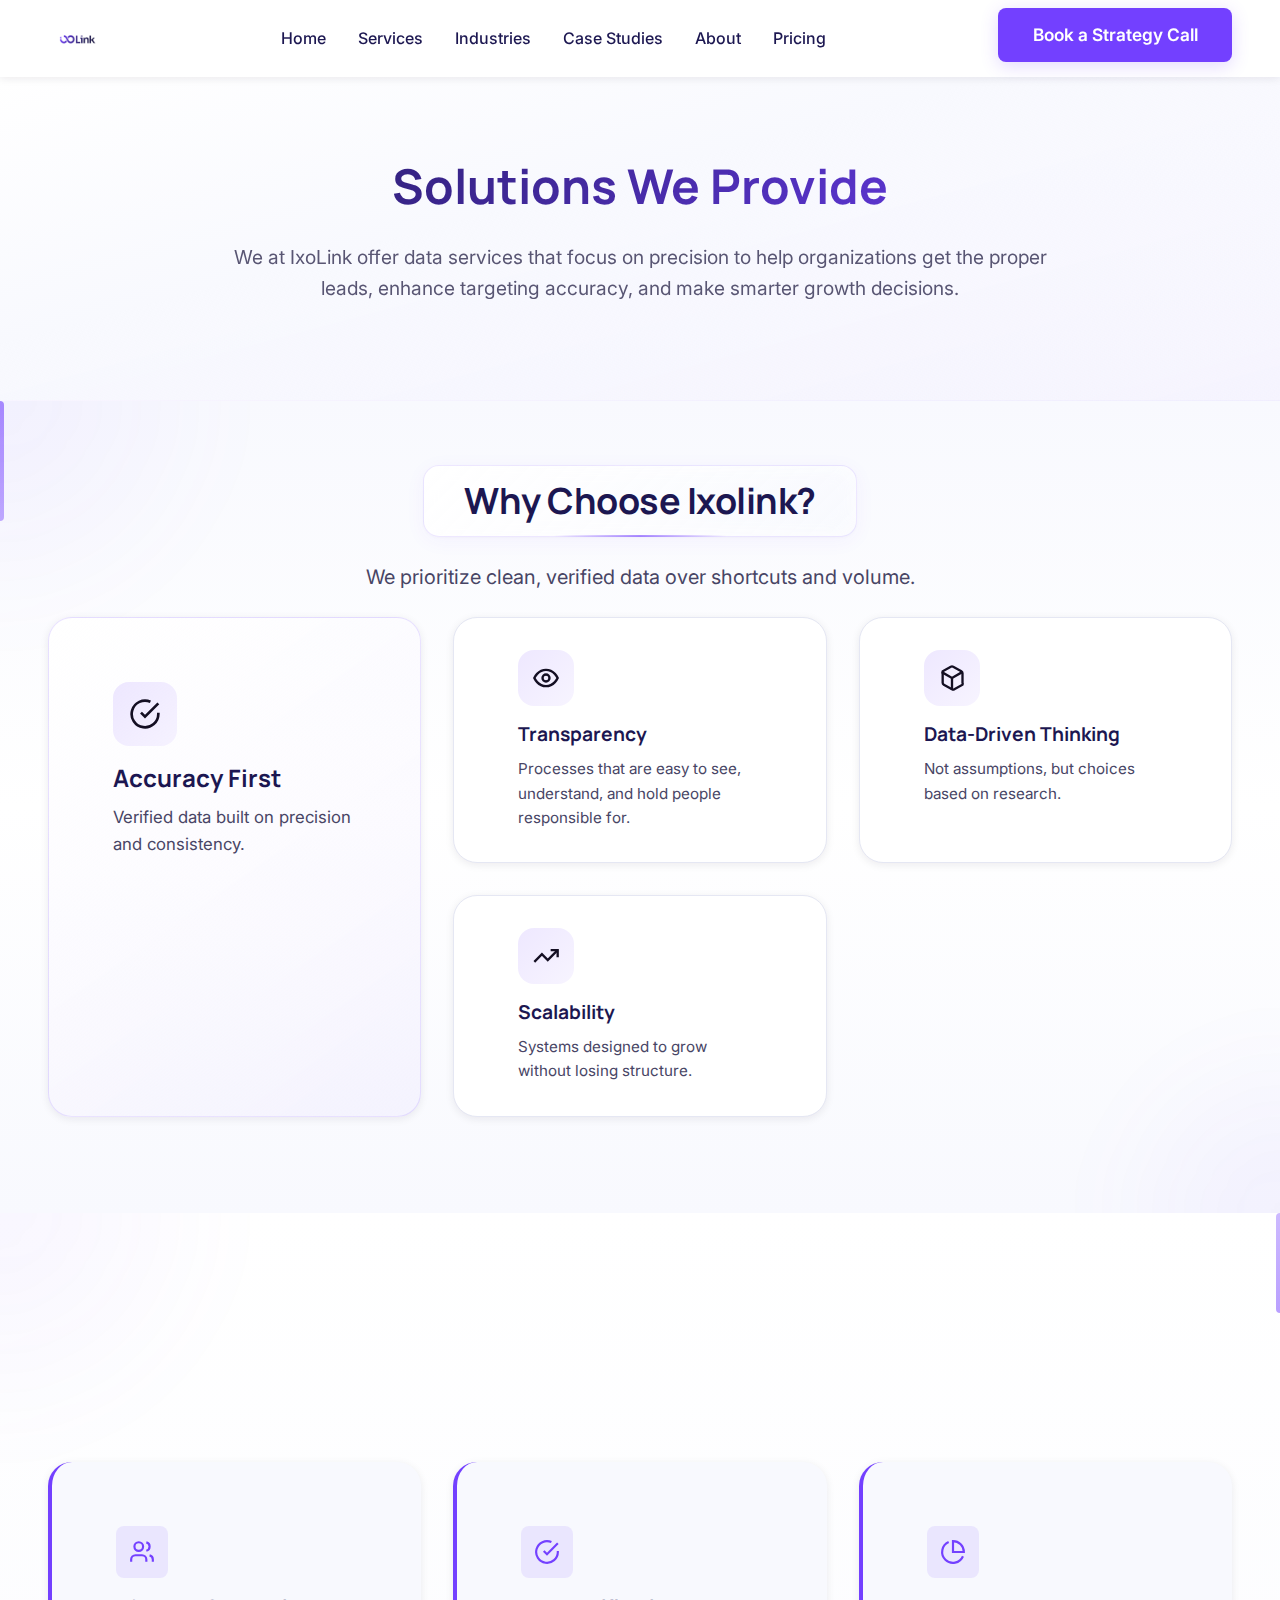
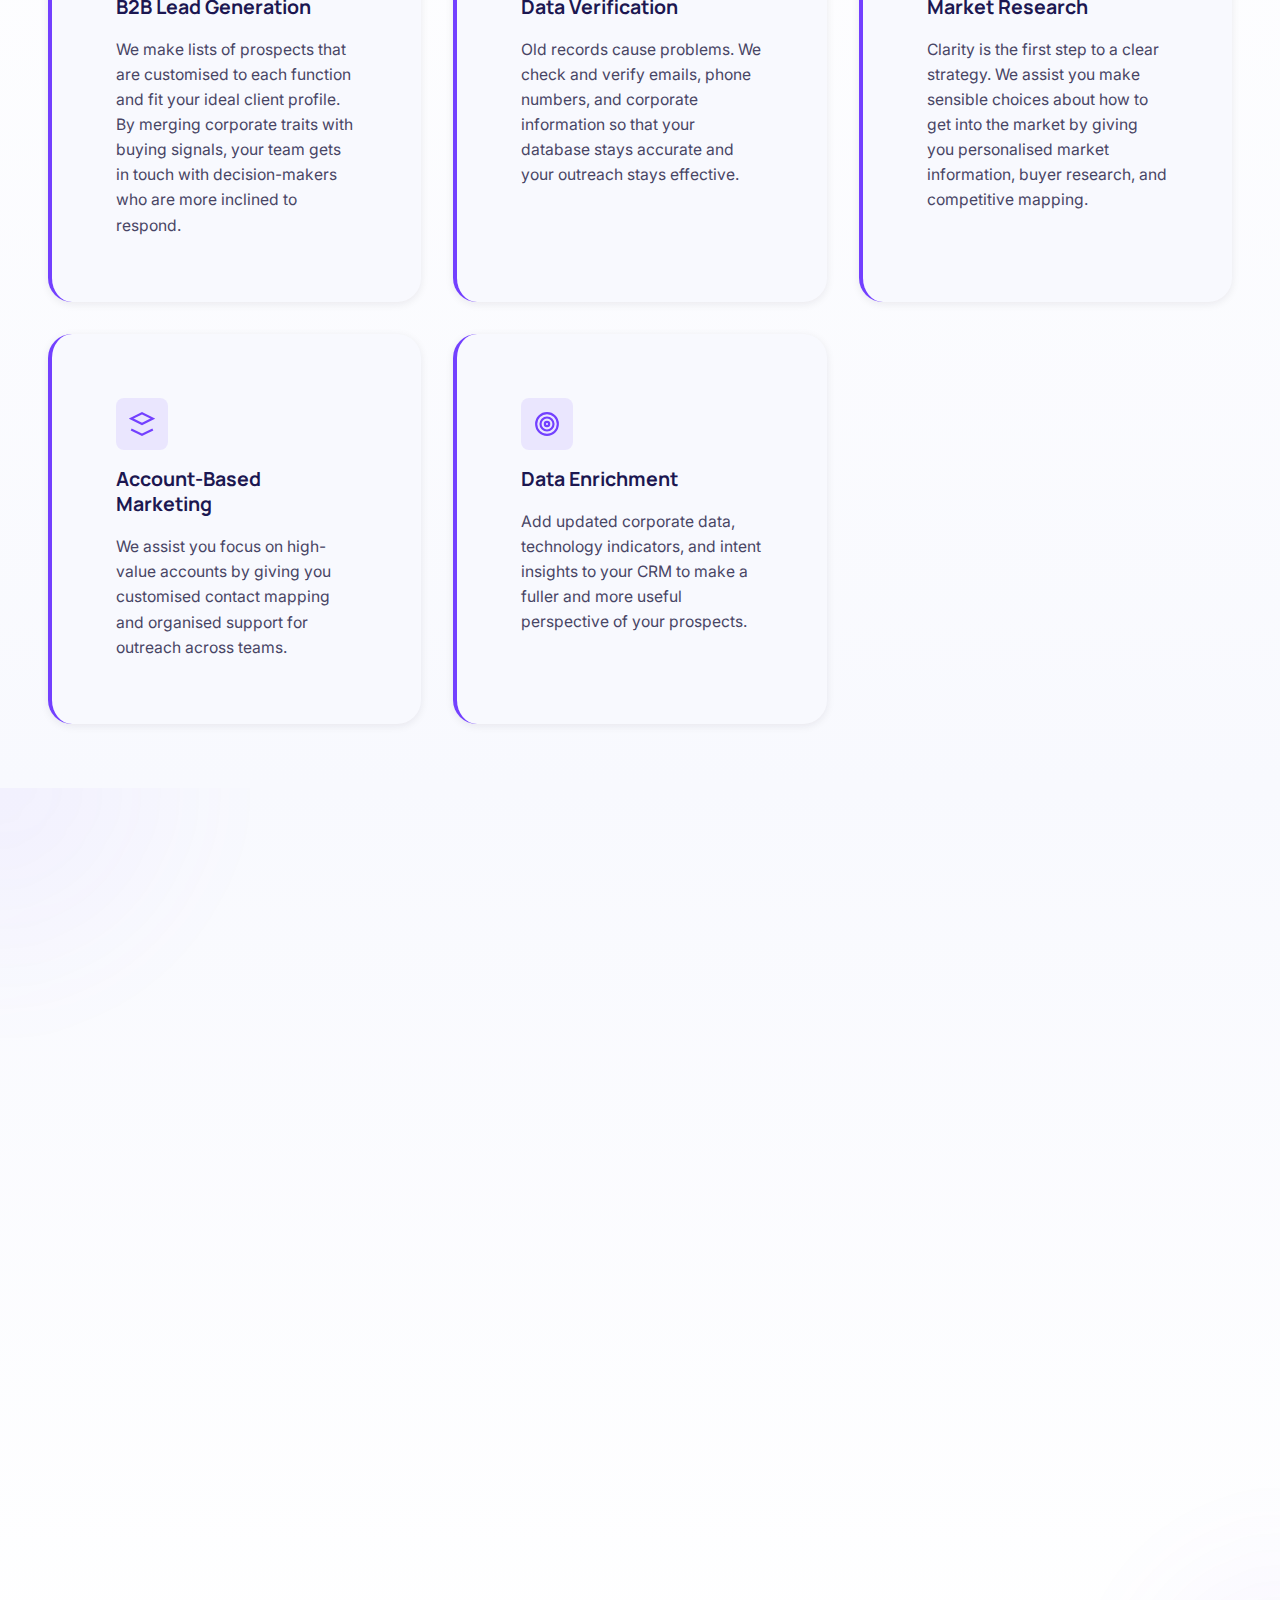
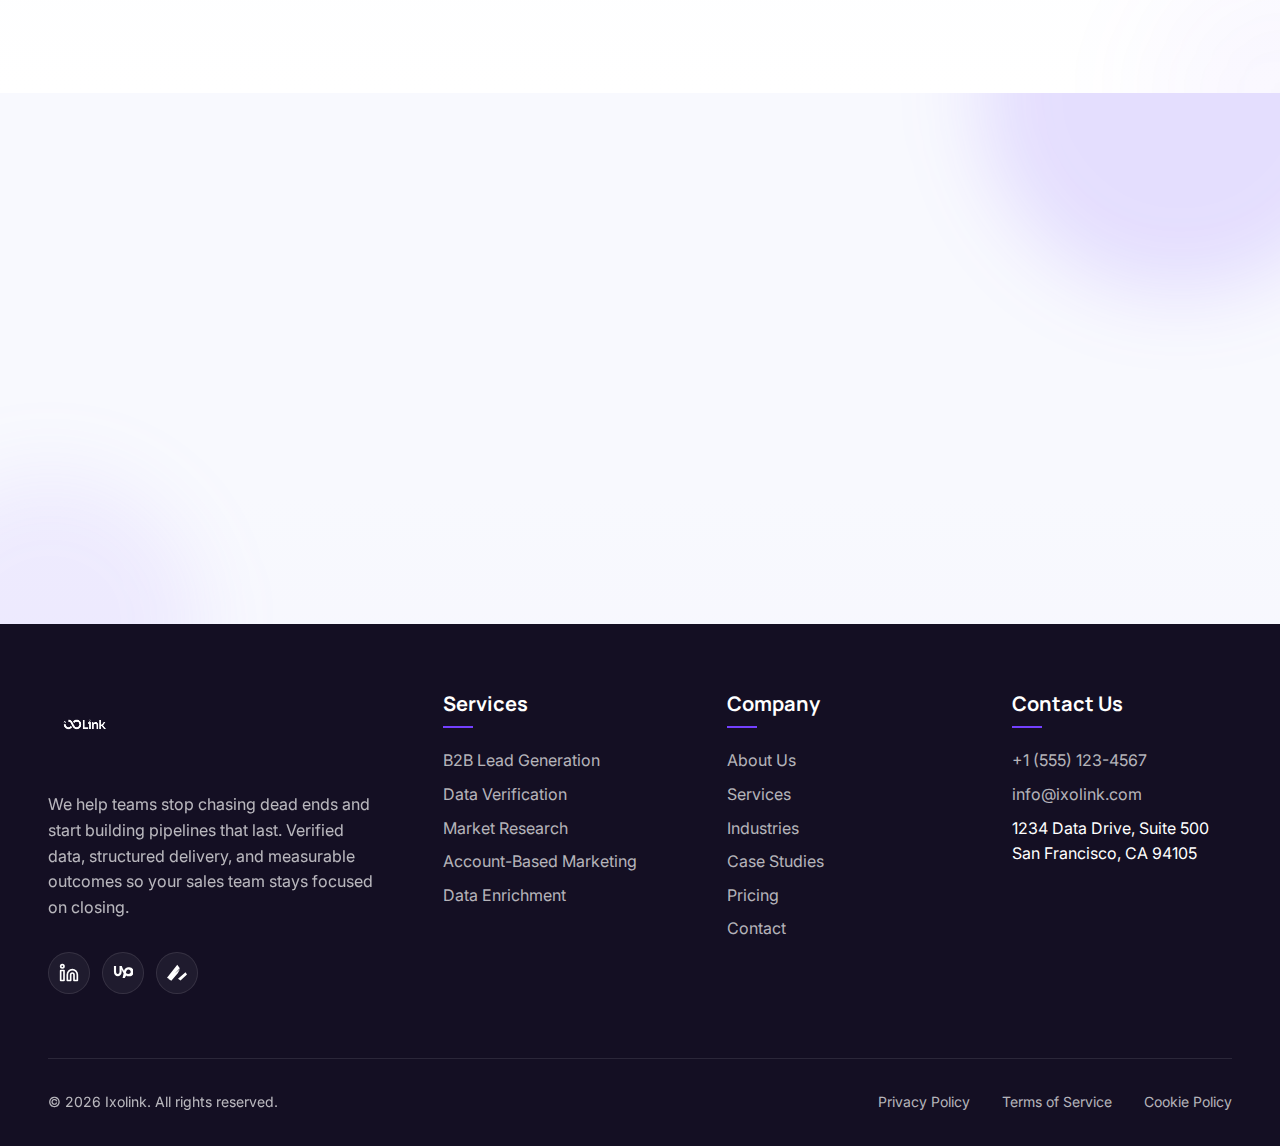
<file: services.html>
<!DOCTYPE html>
<html lang="en">

<head>
  <meta charset="UTF-8">
  <meta name="viewport" content="width=device-width, initial-scale=1.0">
  <title>Services - Ixolink | Data-Driven Lead Generation</title>
  <link rel="preconnect" href="https://fonts.googleapis.com">
  <link rel="preconnect" href="https://fonts.gstatic.com" crossorigin>
  <link
    href="https://fonts.googleapis.com/css2?family=Inter:wght@400;500;600&family=Manrope:wght@500;600;700&display=swap"
    rel="stylesheet">
  <link rel="stylesheet" href="css/styles.css">
  <link rel="icon" type="image/png" href="images/Favicon.png">
</head>

<body>
  <header>
    <div class="container">
      <nav>
        <a href="index.html" class="logo"><img src="images/logo-header.png" alt="Ixolink" class="logo-img"></a>
        <div class="nav-links">
          <a href="index.html">Home</a>
          <a href="services.html">Services</a>
          <a href="industries.html">Industries</a>
          <a href="case-studies.html">Case Studies</a>
          <a href="about.html">About</a>
          <a href="pricing.html">Pricing</a>
        </div>
        <div class="cta-button">
          <a href="contact.html" class="primary-btn">Book a Strategy Call</a>
        </div>
        <button class="mobile-menu-btn">☰</button>
      </nav>
    </div>
  </header>

  <div class="mobile-menu">
    <button class="close-menu">✕</button>
    <a href="index.html">Home</a>
    <a href="services.html">Services</a>
    <a href="industries.html">Industries</a>
    <a href="case-studies.html">Case Studies</a>
    <a href="about.html">About</a>
    <a href="pricing.html">Pricing</a>
    <a href="contact.html" class="primary-btn">Book a Strategy Call</a>
  </div>

  <section class="page-hero">
    <div class="container">
      <h1>Solutions We Provide</h1>
      <p class="page-subtitle">We at IxoLink offer data services that focus on precision to help organizations get the
        proper leads, enhance targeting accuracy, and make smarter growth decisions.</p>
    </div>
  </section>

  <section class="our-difference">
    <div class="blob blob1"></div>
    <div class="blob blob2"></div>
    <div class="container">
      <div class="section-header animate-on-scroll">
        <h2>Why Choose Ixolink?</h2>
        <p>We prioritize clean, verified data over shortcuts and volume.</p>
      </div>
      <div class="why-choose-grid">
        <div class="why-choose-card featured">
          <div class="icon">
            <svg xmlns="http://www.w3.org/2000/svg" width="32" height="32" viewBox="0 0 24 24" fill="none"
              stroke="currentColor" stroke-width="2">
              <path d="M22 11.08V12a10 10 0 1 1-5.93-9.14" />
              <polyline points="22 4 12 14.01 9 11.01" />
            </svg>
          </div>
          <h3>Accuracy First</h3>
          <p>Verified data built on precision and consistency.</p>
        </div>
        <div class="why-choose-card">
          <div class="icon">
            <svg xmlns="http://www.w3.org/2000/svg" width="28" height="28" viewBox="0 0 24 24" fill="none"
              stroke="currentColor" stroke-width="2">
              <path d="M2 12s3-7 10-7 10 7 10 7-3 7-10 7-10-7-10-7Z" />
              <circle cx="12" cy="12" r="3" />
            </svg>
          </div>
          <h3>Transparency</h3>
          <p>Processes that are easy to see, understand, and hold people responsible for.</p>
        </div>
        <div class="why-choose-card">
          <div class="icon">
            <svg xmlns="http://www.w3.org/2000/svg" width="28" height="28" viewBox="0 0 24 24" fill="none"
              stroke="currentColor" stroke-width="2">
              <path
                d="M21 16V8a2 2 0 0 0-1-1.73l-7-4a2 2 0 0 0-2 0l-7 4A2 2 0 0 0 4 8v8a2 2 0 0 0 1 1.73l7 4a2 2 0 0 0 2 0l7-4A2 2 0 0 0 21 16z" />
              <polyline points="3.27 6.96 12 12.01 20.73 6.96" />
              <line x1="12" y1="22.08" x2="12" y2="12" />
            </svg>
          </div>
          <h3>Data-Driven Thinking</h3>
          <p>Not assumptions, but choices based on research.</p>
        </div>
        <div class="why-choose-card">
          <div class="icon">
            <svg xmlns="http://www.w3.org/2000/svg" width="28" height="28" viewBox="0 0 24 24" fill="none"
              stroke="currentColor" stroke-width="2">
              <polyline points="22 7 13.5 15.5 8.5 10.5 2 17" />
              <polyline points="16 7 22 7 22 13" />
            </svg>
          </div>
          <h3>Scalability</h3>
          <p>Systems designed to grow without losing structure.</p>
        </div>
      </div>
    </div>
  </section>

  <section class="challenges">
    <div class="blob blob1"></div>
    <div class="container">
      <div class="section-header animate-on-scroll">
        <h2>How We Support Your Growth</h2>
        <p>Practical intelligence solutions designed to strengthen targeting, clean your systems, and support smarter
          deal execution.</p>
      </div>
      <div class="challenges-grid">
        <div class="challenge-card">
          <div class="icon-wrap">
            <svg xmlns="http://www.w3.org/2000/svg" width="26" height="26" viewBox="0 0 24 24" fill="none"
              stroke="currentColor" stroke-width="2">
              <path d="M16 21v-2a4 4 0 0 0-4-4H6a4 4 0 0 0-4 4v2" />
              <circle cx="9" cy="7" r="4" />
              <path d="M22 21v-2a4 4 0 0 0-3-3.87" />
              <path d="M16 3.13a4 4 0 0 1 0 7.75" />
            </svg>
          </div>
          <h3>B2B Lead Generation</h3>
          <p>We make lists of prospects that are customised to each function and fit your ideal client profile. By
            merging corporate traits with buying signals, your team gets in touch with decision-makers who are more
            inclined to respond.</p>
        </div>
        <div class="challenge-card">
          <div class="icon-wrap">
            <svg xmlns="http://www.w3.org/2000/svg" width="26" height="26" viewBox="0 0 24 24" fill="none"
              stroke="currentColor" stroke-width="2">
              <path d="M22 11.08V12a10 10 0 1 1-5.93-9.14" />
              <polyline points="22 4 12 14.01 9 11.01" />
            </svg>
          </div>
          <h3>Data Verification</h3>
          <p>Old records cause problems. We check and verify emails, phone numbers, and corporate information so that
            your database stays accurate and your outreach stays effective.</p>
        </div>
        <div class="challenge-card">
          <div class="icon-wrap">
            <svg xmlns="http://www.w3.org/2000/svg" width="26" height="26" viewBox="0 0 24 24" fill="none"
              stroke="currentColor" stroke-width="2">
              <path d="M21.21 15.89A10 10 0 1 1 8 2.83" />
              <path d="M22 12A10 10 0 0 0 12 2v10z" />
            </svg>
          </div>
          <h3>Market Research</h3>
          <p>Clarity is the first step to a clear strategy. We assist you make sensible choices about how to get into
            the market by giving you personalised market information, buyer research, and competitive mapping.</p>
        </div>
        <div class="challenge-card">
          <div class="icon-wrap">
            <svg xmlns="http://www.w3.org/2000/svg" width="26" height="26" viewBox="0 0 24 24" fill="none"
              stroke="currentColor" stroke-width="2">
              <path d="M12 2L2 7l10 5 10-5-10-5z" />
              <path d="M2 17l10 5 10-5" />
            </svg>
          </div>
          <h3>Account-Based Marketing</h3>
          <p>We assist you focus on high-value accounts by giving you customised contact mapping and organised support
            for outreach across teams.</p>
        </div>
        <div class="challenge-card">
          <div class="icon-wrap">
            <svg xmlns="http://www.w3.org/2000/svg" width="26" height="26" viewBox="0 0 24 24" fill="none"
              stroke="currentColor" stroke-width="2">
              <circle cx="12" cy="12" r="10" />
              <circle cx="12" cy="12" r="6" />
              <circle cx="12" cy="12" r="2" />
            </svg>
          </div>
          <h3>Data Enrichment</h3>
          <p>Add updated corporate data, technology indicators, and intent insights to your CRM to make a fuller and
            more useful perspective of your prospects.</p>
        </div>
      </div>
  </section>

  <section id="pricing" class="our-values">
    <div class="blob blob1"></div>
    <div class="blob blob2"></div>

    <div class="container">
      <div class="section-header animate-on-scroll">
        <h2>Service Packages</h2>
        <p>Share your needs with our consultant to get matched</p>
      </div>

      <div class="pricing-grid grid animate-on-scroll"
        style="grid-template-columns: repeat(auto-fit, minmax(320px, 1fr));">
        <div class="pricing-card animate-on-scroll delay-100">
          <div class="pricing-header">
            <h3>Startup List</h3>
            <div class="pricing-price">$200</div>
          </div>
          <p class="pricing-description">Fast delivery for focused local or directory-based lead sourcing.</p>
          <ul class="pricing-features">
            <li class="pricing-feature">
              <span class="pricing-feature-icon"><svg xmlns="http://www.w3.org/2000/svg" width="20" height="20"
                  viewBox="0 0 24 24" fill="none" stroke="currentColor" stroke-width="2" stroke-linecap="round"
                  stroke-linejoin="round" class="lucide lucide-check">
                  <polyline points="20 6 9 17 4 12" />
                </svg></span>
              <span>2 days delivery</span>
            </li>
            <li class="pricing-feature">
              <span class="pricing-feature-icon"><svg xmlns="http://www.w3.org/2000/svg" width="20" height="20"
                  viewBox="0 0 24 24" fill="none" stroke="currentColor" stroke-width="2" stroke-linecap="round"
                  stroke-linejoin="round" class="lucide lucide-check">
                  <polyline points="20 6 9 17 4 12" />
                </svg></span>
              <span>1 revisions</span>
            </li>
            <li class="pricing-feature">
              <span class="pricing-feature-icon"><svg xmlns="http://www.w3.org/2000/svg" width="20" height="20"
                  viewBox="0 0 24 24" fill="none" stroke="currentColor" stroke-width="2" stroke-linecap="round"
                  stroke-linejoin="round" class="lucide lucide-check">
                  <polyline points="20 6 9 17 4 12" />
                </svg></span>
              <span>500 Verified Leads</span>
            </li>
            <li class="pricing-feature">
              <span class="pricing-feature-icon"><svg xmlns="http://www.w3.org/2000/svg" width="20" height="20"
                  viewBox="0 0 24 24" fill="none" stroke="currentColor" stroke-width="2" stroke-linecap="round"
                  stroke-linejoin="round" class="lucide lucide-check">
                  <polyline points="20 6 9 17 4 12" />
                </svg></span>
              <span>Source: Google Maps / Yelp</span>
            </li>
            <li class="pricing-feature">
              <span class="pricing-feature-icon"><svg xmlns="http://www.w3.org/2000/svg" width="20" height="20"
                  viewBox="0 0 24 24" fill="none" stroke="currentColor" stroke-width="2" stroke-linecap="round"
                  stroke-linejoin="round" class="lucide lucide-check">
                  <polyline points="20 6 9 17 4 12" />
                </svg></span>
              <span>Company Name, Website, Phone</span>
            </li>
            <li class="pricing-feature">
              <span class="pricing-feature-icon"><svg xmlns="http://www.w3.org/2000/svg" width="20" height="20"
                  viewBox="0 0 24 24" fill="none" stroke="currentColor" stroke-width="2" stroke-linecap="round"
                  stroke-linejoin="round" class="lucide lucide-check">
                  <polyline points="20 6 9 17 4 12" />
                </svg></span>
              <span>Generic Emails (info@)</span>
            </li>
            <li class="pricing-feature">
              <span class="pricing-feature-icon"><svg xmlns="http://www.w3.org/2000/svg" width="20" height="20"
                  viewBox="0 0 24 24" fill="none" stroke="currentColor" stroke-width="2" stroke-linecap="round"
                  stroke-linejoin="round" class="lucide lucide-check">
                  <polyline points="20 6 9 17 4 12" />
                </svg></span>
              <span>Excel Delivery</span>
            </li>
          </ul>
          <div class="pricing-cta">
            <a href="contact.html" class="secondary-btn">Get Started</a>
          </div>
        </div>

        <div class="pricing-card featured animate-on-scroll delay-200">
          <div class="pricing-badge">MOST POPULAR</div>
          <div class="pricing-header">
            <h3>Growth Engine</h3>
            <div class="pricing-price">$500</div>
          </div>
          <p class="pricing-description">Scale your outreach with high-intent professional data points.</p>
          <ul class="pricing-features">
            <li class="pricing-feature">
              <span class="pricing-feature-icon"><svg xmlns="http://www.w3.org/2000/svg" width="20" height="20"
                  viewBox="0 0 24 24" fill="none" stroke="currentColor" stroke-width="2" stroke-linecap="round"
                  stroke-linejoin="round" class="lucide lucide-check">
                  <polyline points="20 6 9 17 4 12" />
                </svg></span>
              <span>3 days delivery</span>
            </li>
            <li class="pricing-feature">
              <span class="pricing-feature-icon"><svg xmlns="http://www.w3.org/2000/svg" width="20" height="20"
                  viewBox="0 0 24 24" fill="none" stroke="currentColor" stroke-width="2" stroke-linecap="round"
                  stroke-linejoin="round" class="lucide lucide-check">
                  <polyline points="20 6 9 17 4 12" />
                </svg></span>
              <span>2 revisions</span>
            </li>
            <li class="pricing-feature">
              <span class="pricing-feature-icon"><svg xmlns="http://www.w3.org/2000/svg" width="20" height="20"
                  viewBox="0 0 24 24" fill="none" stroke="currentColor" stroke-width="2" stroke-linecap="round"
                  stroke-linejoin="round" class="lucide lucide-check">
                  <polyline points="20 6 9 17 4 12" />
                </svg></span>
              <span>2,000 Verified Leads</span>
            </li>
            <li class="pricing-feature">
              <span class="pricing-feature-icon"><svg xmlns="http://www.w3.org/2000/svg" width="20" height="20"
                  viewBox="0 0 24 24" fill="none" stroke="currentColor" stroke-width="2" stroke-linecap="round"
                  stroke-linejoin="round" class="lucide lucide-check">
                  <polyline points="20 6 9 17 4 12" />
                </svg></span>
              <span>Source: LinkedIn / Crunchbase</span>
            </li>
            <li class="pricing-feature">
              <span class="pricing-feature-icon"><svg xmlns="http://www.w3.org/2000/svg" width="20" height="20"
                  viewBox="0 0 24 24" fill="none" stroke="currentColor" stroke-width="2" stroke-linecap="round"
                  stroke-linejoin="round" class="lucide lucide-check">
                  <polyline points="20 6 9 17 4 12" />
                </svg></span>
              <span>Decision Maker Names</span>
            </li>
            <li class="pricing-feature">
              <span class="pricing-feature-icon"><svg xmlns="http://www.w3.org/2000/svg" width="20" height="20"
                  viewBox="0 0 24 24" fill="none" stroke="currentColor" stroke-width="2" stroke-linecap="round"
                  stroke-linejoin="round" class="lucide lucide-check">
                  <polyline points="20 6 9 17 4 12" />
                </svg></span>
              <span>Direct Emails (Verified)</span>
            </li>
            <li class="pricing-feature">
              <span class="pricing-feature-icon"><svg xmlns="http://www.w3.org/2000/svg" width="20" height="20"
                  viewBox="0 0 24 24" fill="none" stroke="currentColor" stroke-width="2" stroke-linecap="round"
                  stroke-linejoin="round" class="lucide lucide-check">
                  <polyline points="20 6 9 17 4 12" />
                </svg></span>
              <span>LinkedIn Profile URLs</span>
            </li>
          </ul>
          <div class="pricing-cta">
            <a href="contact.html" class="primary-btn">Get Started</a>
          </div>
        </div>

        <div class="pricing-card animate-on-scroll delay-300">
          <div class="pricing-header">
            <h3>Enterprise Scale</h3>
            <div class="pricing-price">$1200</div>
          </div>
          <p class="pricing-description">Comprehensive intelligence for mass-market penetration and CRM automation.
          </p>
          <ul class="pricing-features">
            <li class="pricing-feature">
              <span class="pricing-feature-icon"><svg xmlns="http://www.w3.org/2000/svg" width="20" height="20"
                  viewBox="0 0 24 24" fill="none" stroke="currentColor" stroke-width="2" stroke-linecap="round"
                  stroke-linejoin="round" class="lucide lucide-check">
                  <polyline points="20 6 9 17 4 12" />
                </svg></span>
              <span>5 days delivery</span>
            </li>
            <li class="pricing-feature">
              <span class="pricing-feature-icon"><svg xmlns="http://www.w3.org/2000/svg" width="20" height="20"
                  viewBox="0 0 24 24" fill="none" stroke="currentColor" stroke-width="2" stroke-linecap="round"
                  stroke-linejoin="round" class="lucide lucide-check">
                  <polyline points="20 6 9 17 4 12" />
                </svg></span>
              <span>Unlimited revisions</span>
            </li>
            <li class="pricing-feature">
              <span class="pricing-feature-icon"><svg xmlns="http://www.w3.org/2000/svg" width="20" height="20"
                  viewBox="0 0 24 24" fill="none" stroke="currentColor" stroke-width="2" stroke-linecap="round"
                  stroke-linejoin="round" class="lucide lucide-check">
                  <polyline points="20 6 9 17 4 12" />
                </svg></span>
              <span>10,000 Verified Leads</span>
            </li>
            <li class="pricing-feature">
              <span class="pricing-feature-icon"><svg xmlns="http://www.w3.org/2000/svg" width="20" height="20"
                  viewBox="0 0 24 24" fill="none" stroke="currentColor" stroke-width="2" stroke-linecap="round"
                  stroke-linejoin="round" class="lucide lucide-check">
                  <polyline points="20 6 9 17 4 12" />
                </svg></span>
              <span>Multi-Source Aggregation</span>
            </li>
            <li class="pricing-feature">
              <span class="pricing-feature-icon"><svg xmlns="http://www.w3.org/2000/svg" width="20" height="20"
                  viewBox="0 0 24 24" fill="none" stroke="currentColor" stroke-width="2" stroke-linecap="round"
                  stroke-linejoin="round" class="lucide lucide-check">
                  <polyline points="20 6 9 17 4 12" />
                </svg></span>
              <span>Full Enrichment (Tech Stack, Revenue)</span>
            </li>
            <li class="pricing-feature">
              <span class="pricing-feature-icon"><svg xmlns="http://www.w3.org/2000/svg" width="20" height="20"
                  viewBox="0 0 24 24" fill="none" stroke="currentColor" stroke-width="2" stroke-linecap="round"
                  stroke-linejoin="round" class="lucide lucide-check">
                  <polyline points="20 6 9 17 4 12" />
                </svg></span>
              <span>Direct Phone Numbers (Mobile)</span>
            </li>
            <li class="pricing-feature">
              <span class="pricing-feature-icon"><svg xmlns="http://www.w3.org/2000/svg" width="20" height="20"
                  viewBox="0 0 24 24" fill="none" stroke="currentColor" stroke-width="2" stroke-linecap="round"
                  stroke-linejoin="round" class="lucide lucide-check">
                  <polyline points="20 6 9 17 4 12" />
                </svg></span>
              <span>CRM Import Format</span>
            </li>
          </ul>
          <div class="pricing-cta">
            <a href="contact.html" class="secondary-btn">Book a Call</a>
          </div>
        </div>
      </div>
    </div>
  </section>

  <section class="cta-section">
    <div class="cta-shapes">
      <div class="cta-shape cta-shape-1"></div>
      <div class="cta-shape cta-shape-2"></div>
    </div>
    <div class="container">
      <div class="cta-content animate-on-scroll">
        <h2>Stop Guessing. Start Growing.</h2>
        <p>Join 300+ teams who scale their outreach with verified B2B intelligence. Build cleaner systems that support
          confident growth and measurable performance.</p>
        <a href="contact.html" class="primary-btn">Book a Strategy Call</a>
      </div>
    </div>
  </section>

  <footer>
    <div class="container">
      <div class="footer-top">
        <div>
          <div class="footer-logo"><img src="images/logo-footer.png" alt="Ixolink" class="footer-logo-img"></div>
          <p class="footer-description">We help teams stop chasing dead ends and start building pipelines that last.
            Verified data, structured delivery, and measurable outcomes so your sales team stays focused on closing.
          </p>
          <div class="social-icons">
            <a href="https://www.linkedin.com/company/ixolink/" class="social-icon" target="_blank"
              rel="noopener noreferrer" title="LinkedIn">
              <svg viewBox="0 0 24 24" stroke="currentColor" stroke-width="2" stroke-linecap="round"
                stroke-linejoin="round">
                <path d="M16 8a6 6 0 0 1 6 6v7h-4v-7a2 2 0 0 0-2-2 2 2 0 0 0-2 2v7h-4v-7a6 6 0 0 1 6-6z" />
                <rect width="4" height="12" x="2" y="9" />
                <circle cx="4" cy="4" r="2" />
              </svg>
            </a>
            <a href="https://www.upwork.com/agencies/1796611526156087296/" class="social-icon" target="_blank"
              rel="noopener noreferrer" title="Upwork">
              <svg viewBox="0 0 24 24">
                <path
                  d="M18.561 13.158c-1.102 0-2.135-.467-3.074-1.227l.228-1.076.008-.042c.207-1.143.849-3.06 2.839-3.06 1.492 0 2.703 1.212 2.703 2.703-.001 1.489-1.212 2.702-2.704 2.702zm0-8.14c-2.539 0-4.51 1.649-5.31 4.366-1.22-1.834-2.148-4.036-2.687-5.892H7.828v7.112c0 1.506-.579 2.585-2.078 2.585-1.5 0-2.041-1.079-2.041-2.585V3.492H1.122v7.112c0 3.414 2.132 5.4 4.628 5.4 2.496 0 4.628-1.986 4.628-5.4V7.616c.476 1.436 1.256 3.193 2.372 4.707L11.516 18h2.642l1.625-3.067C16.633 15.658 18.067 16 19.561 16c3.044 0 5.439-2.439 5.439-5.439-.001-3.023-2.457-5.439-5.439-5.439z" />
              </svg>
            </a>
            <a href="https://www.freelancer.com/u/LeadStudio09" class="social-icon" target="_blank"
              rel="noopener noreferrer" title="Freelancer">
              <svg viewBox="0 0 24 24">
                <path
                  d="M12.9 12.3l2.8-5L1.8 19.2l3.4 2.1 7.7-9zM15.4 6.4L12.3 2 0 17.6l3 1.9 12.4-13.1zM24 13.9L22.2 11l-9 8 3 1.9 7.8-7z" />
              </svg>
            </a>
          </div>
        </div>

        <div class="link-group">
          <h4>Services</h4>
          <ul>
            <li><a href="services.html">B2B Lead Generation</a></li>
            <li><a href="services.html">Data Verification</a></li>
            <li><a href="services.html">Market Research</a></li>
            <li><a href="services.html">Account-Based Marketing</a></li>
            <li><a href="services.html">Data Enrichment</a></li>
          </ul>
        </div>

        <div class="link-group">
          <h4>Company</h4>
          <ul>
            <li><a href="about.html">About Us</a></li>
            <li><a href="services.html">Services</a></li>
            <li><a href="industries.html">Industries</a></li>
            <li><a href="case-studies.html">Case Studies</a></li>
            <li><a href="pricing.html">Pricing</a></li>
            <li><a href="contact.html">Contact</a></li>
          </ul>
        </div>

        <div class="link-group">
          <h4>Contact Us</h4>
          <ul>
            <li><a href="tel:+15551234567">+1 (555) 123-4567</a></li>
            <li><a href="mailto:info@ixolink.com">info@ixolink.com</a></li>
            <li>1234 Data Drive, Suite 500<br>San Francisco, CA 94105</li>
          </ul>
        </div>
      </div>

      <div class="footer-bottom">
        <p>© 2026 Ixolink. All rights reserved.</p>
        <div class="legal-links">
          <a href="#">Privacy Policy</a>
          <a href="#">Terms of Service</a>
          <a href="#">Cookie Policy</a>
        </div>
      </div>
    </div>
  </footer>

  <script>
    document.documentElement.classList.add('js');
    const mobileMenuBtn = document.querySelector('.mobile-menu-btn');
    const closeMenuBtn = document.querySelector('.close-menu');
    const mobileMenu = document.querySelector('.mobile-menu');
    document.querySelectorAll('.mobile-menu a').forEach(link => {
      link.addEventListener('click', () => { mobileMenu.classList.remove('active'); document.body.style.overflow = ''; });
    });
    mobileMenuBtn.addEventListener('click', () => { mobileMenu.classList.add('active'); document.body.style.overflow = 'hidden'; });
    closeMenuBtn.addEventListener('click', () => { mobileMenu.classList.remove('active'); document.body.style.overflow = ''; });

    const observer = new IntersectionObserver((entries) => {
      entries.forEach(entry => {
        if (entry.isIntersecting) {
          entry.target.classList.add('visible');
          observer.unobserve(entry.target);
        }
      });
    }, { threshold: 0.1, rootMargin: '0px 0px -50px 0px' });
    document.querySelectorAll('.animate-on-scroll').forEach(el => observer.observe(el));

    window.addEventListener('load', () => {
      setTimeout(() => {
        document.querySelectorAll('.animate-on-scroll:not(.visible)').forEach(el => {
          el.classList.add('visible');
        });
      }, 3000);
    });
  </script>
</body>

</html>
</file>
<file: css/styles.css>
:root {
      /* Primary Colors */
      --primary-violet: #7340FF;
      --deep-indigo: #1C1751;
      --midnight-blue: #140F23;

      /* Secondary Colors */
      --light-violet: #9A75FF;
      --soft-white: #F8F9FE;
      --light-gray: #E5E7F3;
      --dark-gray: #484565;

      /* Gradients */
      --primary-gradient: linear-gradient(135deg, #7340FF 0%, #1C1751 100%);
      --card-gradient: linear-gradient(180deg, rgba(20, 15, 35, 0.02) 0%, rgba(115, 64, 255, 0.05) 100%);

      /* Typography */
      --font-primary: 'Inter', sans-serif;
      --font-heading: 'Manrope', sans-serif;

      /* Spacing */
      --spacing-xs: 0.5rem;
      --spacing-sm: 1rem;
      --spacing-md: 2rem;
      --spacing-lg: 4rem;
      --spacing-xl: 6rem;

      /* Border Radius */
      --radius-sm: 4px;
      --radius-md: 8px;
      --radius-lg: 16px;
      --radius-xl: 24px;

      /* Shadows */
      --shadow-sm: 0 2px 8px rgba(20, 15, 35, 0.08);
      --shadow-md: 0 4px 16px rgba(20, 15, 35, 0.12);
      --shadow-lg: 0 8px 32px rgba(20, 15, 35, 0.16);
      --shadow-highlight: 0 10px 40px rgba(115, 64, 255, 0.2);
    }

    html {
      background: linear-gradient(to bottom, #fff 50%, var(--midnight-blue) 50%);
      margin: 0;
      padding: 0;
    }

    * {
      margin: 0;
      padding: 0;
      box-sizing: border-box;
    }

    body {
      font-family: var(--font-primary);
      color: var(--midnight-blue);
      background: linear-gradient(180deg, #fff 0%, var(--soft-white) 15%, var(--soft-white) 85%, rgba(115, 64, 255, 0.03) 100%);
      background-color: var(--soft-white);
      line-height: 1.6;
      overflow-x: hidden;
    }

    h1,
    h2,
    h3,
    h4,
    h5,
    h6 {
      font-family: var(--font-heading);
      font-weight: 700;
    }

    h1 {
      font-size: clamp(2.5rem, 5vw, 4rem);
      line-height: 1.2;
      margin-bottom: var(--spacing-md);
      background: linear-gradient(90deg, var(--deep-indigo) 0%, var(--primary-violet) 100%);
      -webkit-background-clip: text;
      background-clip: text;
      color: transparent;
      padding-bottom: 0.15em;
      margin-bottom: 0.5rem;
    }

    h2 {
      font-size: clamp(2rem, 4vw, 2.75rem);
      line-height: 1.3;
      margin-bottom: 0.5rem;
      padding-bottom: 0.15em;
    }

    h3 {
      font-size: clamp(1.5rem, 3vw, 1.75rem);
      line-height: 1.3;
      margin-bottom: var(--spacing-sm);
      padding-bottom: 0.1em;
    }

    h4 {
      font-size: 1.25rem;
      margin-bottom: var(--spacing-xs);
    }

    p {
      margin-bottom: var(--spacing-sm);
    }

    .container {
      width: 95%;
      max-width: 1400px;
      /* Increased width */
      margin: 0 auto;
      padding: 0 var(--spacing-sm);
    }

    /* Buttons */
    .primary-btn {
      position: relative;
      display: inline-block;
      overflow: hidden;
      background: var(--primary-violet);
      color: #fff;
      font-weight: 600;
      padding: 0.82rem 2.15rem;
      border-radius: var(--radius-md);
      box-shadow: 0 4px 18px rgba(115, 64, 255, .2);
      border: none;
      font-size: 1.08rem;
      transition: all 0.3s cubic-bezier(0.4, 0, 0.2, 1);
      outline: none;
      text-decoration: none;
      z-index: 1;
    }

    .primary-btn:focus,
    .primary-btn:hover {
      background: #6230e8;
      color: #fff;
      box-shadow: var(--shadow-highlight);
      transform: translateY(-2px) scale(1.045);
    }

    .primary-btn::before {
      content: '';
      position: absolute;
      top: 0;
      left: -100%;
      width: 100%;
      height: 100%;
      background: linear-gradient(90deg, transparent, rgba(255, 255, 255, 0.2), transparent);
      transition: all 0.5s;
    }

    .primary-btn:hover {
      background-color: #6230e8;
      box-shadow: var(--shadow-highlight);
      transform: translateY(-3px);
    }

    .primary-btn:hover::before {
      left: 100%;
    }

    .secondary-btn {
      position: relative;
      display: inline-block;
      overflow: hidden;
      background: rgba(255, 255, 255, .03);
      border: 2px solid var(--soft-white);
      color: #fff;
      font-weight: 600;
      padding: 0.82rem 2.15rem;
      border-radius: var(--radius-md);
      font-size: 1.08rem;
      box-shadow: 0 2px 10px rgba(115, 64, 255, .09);
      outline: none;
      transition: all 0.3s cubic-bezier(0.4, 0, 0.2, 1);
      text-decoration: none;
      z-index: 1;
    }

    .secondary-btn:focus,
    .secondary-btn:hover {
      border-color: #fff;
      background: rgba(255, 255, 255, 0.09);
      color: #fff;
      transform: translateY(-3px) scale(1.03);
      box-shadow: 0 6px 32px 0 rgba(115, 64, 255, 0.11);
    }

    .secondary-btn::before {
      content: '';
      position: absolute;
      top: 0;
      left: -100%;
      width: 100%;
      height: 100%;
      background: linear-gradient(90deg, transparent, rgba(255, 255, 255, 0.1), transparent);
      transition: all 0.5s;
      z-index: 1;
    }

    .secondary-btn:hover::before {
      left: 100%;
    }

    .secondary-btn::after {
      content: '';
      position: absolute;
      bottom: 0;
      left: 0;
      width: 100%;
      height: 0;
      background: rgba(115, 64, 255, 0.1);
      transition: height 0.3s ease;
      z-index: -1;
    }


    .secondary-btn:hover::after {
      height: 100%;
    }

    /* Cards */
    .card {
      background: white;
      border-radius: var(--radius-lg);
      padding: var(--spacing-md);
      box-shadow: var(--shadow-sm);
      transition: all 0.4s ease;
      height: 100%;
      display: flex;
      flex-direction: column;
      position: relative;
      overflow: hidden;
    }

    .card::before {
      content: '';
      position: absolute;
      top: 0;
      left: 0;
      right: 0;
      height: 4px;
      background: linear-gradient(90deg, var(--primary-violet), var(--light-violet));
      transform: scaleX(0);
      transform-origin: 0 0;
      transition: transform 0.4s ease;
    }

    .card:hover {
      box-shadow: var(--shadow-md), 0 12px 40px rgba(115, 64, 255, 0.12);
      transform: translateY(-8px);
    }

    .card:hover::before {
      transform: scaleX(1);
    }

    /* Icon styling */
    .icon {
      width: 70px;
      height: 70px;
      display: flex;
      align-items: center;
      justify-content: center;
      background: rgba(115, 64, 255, 0.1);
      border-radius: 50%;
      margin-bottom: var(--spacing-sm);
      transition: all 0.3s ease;
    }

    .card:hover .icon {
      background: rgba(115, 64, 255, 0.2);
      transform: scale(1.1);
    }

    /* Header & Navigation */
    header {
      background-color: rgba(255, 255, 255, 0.95);
      position: sticky;
      top: 0;
      z-index: 1000;
      box-shadow: var(--shadow-sm);
      backdrop-filter: blur(8px);
      -webkit-backdrop-filter: blur(8px);
    }

    nav {
      display: flex;
      justify-content: space-between;
      align-items: center;
      padding: 0.5rem 0;
      min-height: 70px;
    }

    .logo {
      display: flex;
      align-items: center;
      text-decoration: none;
    }

    .logo-img {
      height: 60px;
      width: auto;
      display: block;
      object-fit: contain;
    }

    .nav-links {
      display: flex;
      gap: var(--spacing-md);
    }

    .nav-links a {
      color: var(--deep-indigo);
      text-decoration: none;
      font-weight: 500;
      transition: color 0.3s ease;
      position: relative;
      padding: 0.5rem 0;
    }

    .nav-links a::after {
      content: '';
      position: absolute;
      bottom: 0;
      left: 0;
      width: 100%;
      height: 2px;
      background-color: var(--primary-violet);
      transform: scaleX(0);
      transition: transform 0.3s ease;
    }

    .nav-links a:hover {
      color: var(--primary-violet);
    }

    .nav-links a:hover::after {
      transform: scaleX(1);
    }

    .mobile-menu-btn {
      display: none;
      background: none;
      border: none;
      cursor: pointer;
      font-size: 1.5rem;
      color: var(--deep-indigo);
    }

    /* Hero Section */
    .hero {
      display: flex;
      align-items: center;
      justify-content: center;
      min-height: 80vh;
      padding: 2rem 0 5rem;
      position: relative;
      background: linear-gradient(165deg, #fff 0%, var(--soft-white) 25%, rgba(115, 64, 255, 0.05) 60%, rgba(154, 117, 255, 0.04) 100%);
      color: var(--deep-indigo);
      overflow: hidden;
    }

    .hero .container {
      display: flex;
      justify-content: center;
      align-items: center;
    }

    .hero-content {
      max-width: 960px;
      position: relative;
      z-index: 2;
      text-align: center;
      margin: 0 auto;
      opacity: 0;
      transform: translateY(30px);
      animation: fadeInUp 1s cubic-bezier(0.175, 0.885, 0.32, 1.275) forwards 0.2s;
    }

    .hero h1 {
      color: transparent;
      background: linear-gradient(120deg, var(--deep-indigo) 0%, var(--primary-violet) 50%, var(--light-violet) 100%);
      background-size: 200% auto;
      -webkit-background-clip: text;
      background-clip: text;
      margin-bottom: 1rem;
      position: relative;
      line-height: 1.25;
      padding-bottom: 0.1em;
    }

    .hero h1::after {
      display: none;
    }

    .hero p {
      font-size: 1.35rem;
      margin-bottom: var(--spacing-sm);
      color: var(--dark-gray);
      opacity: 0.95;
    }

    .hero-trust {
      font-size: 1.05rem !important;
      color: var(--primary-violet) !important;
      font-weight: 500;
      opacity: 0.9 !important;
      margin-bottom: var(--spacing-md) !important;
    }

    .hero-badge {
      display: inline-block;
      background: linear-gradient(135deg, rgba(115, 64, 255, 0.14) 0%, rgba(154, 117, 255, 0.1) 100%);
      border: 1px solid rgba(115, 64, 255, 0.3);
      color: var(--primary-violet);
      padding: 0.5rem 1.15rem;
      border-radius: 50px;
      font-size: 0.875rem;
      font-weight: 600;
      margin-bottom: var(--spacing-md);
      animation: fadeIn 1s ease forwards, heroBadgeGlow 3s ease-in-out infinite alternate;
      box-shadow: 0 2px 20px rgba(115, 64, 255, 0.12), 0 0 0 1px rgba(255, 255, 255, 0.5) inset;
    }

    @keyframes heroBadgeGlow {
      0% {
        box-shadow: 0 2px 20px rgba(115, 64, 255, 0.12), 0 0 0 1px rgba(255, 255, 255, 0.5) inset;
      }

      100% {
        box-shadow: 0 4px 28px rgba(115, 64, 255, 0.2), 0 0 0 1px rgba(255, 255, 255, 0.6) inset;
      }
    }

    .hero-cta {
      display: flex;
      gap: 0.9rem;
      margin-bottom: var(--spacing-md);
      margin-top: 0.5rem;
      flex-wrap: wrap;
      justify-content: center;
    }

    .hero-stats {
      display: flex;
      gap: var(--spacing-md);
      margin-top: var(--spacing-lg);
      justify-content: center;
      flex-wrap: wrap;
      opacity: 0;
      animation: fadeIn 1s ease forwards 0.8s;
    }

    .hero-stat {
      display: flex;
      align-items: center;
      gap: 8px;
      color: var(--dark-gray);
    }

    .hero-stat-number {
      font-size: 1.5rem;
      font-weight: 700;
      color: var(--primary-violet);
    }

    .hero-stat-divider {
      width: 2px;
      height: 24px;
      background: linear-gradient(180deg, transparent, var(--primary-violet), transparent);
      opacity: 0.5;
      margin: 0 10px;
      border-radius: 1px;
    }

    .hero .primary-btn {
      background: linear-gradient(135deg, var(--primary-violet) 0%, #8555ff 100%);
      color: #fff;
      box-shadow: 0 4px 20px rgba(115, 64, 255, 0.35);
    }

    .hero .primary-btn:hover {
      box-shadow: 0 8px 32px rgba(115, 64, 255, 0.45);
    }

    .hero .secondary-btn {
      background: transparent;
      border: 2px solid var(--primary-violet);
      color: var(--primary-violet);
    }

    .hero .secondary-btn:hover {
      background: rgba(115, 64, 255, 0.08);
      border-color: var(--primary-violet);
      color: var(--primary-violet);
    }

    .hero-blobs {
      position: absolute;
      inset: 0;
      pointer-events: none;
      z-index: 0;
    }

    .hero-blob {
      position: absolute;
      border-radius: 50%;
      filter: blur(60px);
      opacity: 0.5;
      animation: heroBlobFloat 12s ease-in-out infinite;
    }

    .hero-blob-1 {
      width: 320px;
      height: 320px;
      background: radial-gradient(circle, rgba(115, 64, 255, 0.25) 0%, transparent 70%);
      top: -80px;
      right: 10%;
      animation-delay: 0s;
    }

    .hero-blob-2 {
      width: 280px;
      height: 280px;
      background: radial-gradient(circle, rgba(154, 117, 255, 0.2) 0%, transparent 70%);
      bottom: -60px;
      left: 5%;
      animation-delay: -4s;
    }

    .hero-blob-3 {
      width: 200px;
      height: 200px;
      background: radial-gradient(circle, rgba(115, 64, 255, 0.15) 0%, transparent 70%);
      top: 50%;
      left: -40px;
      animation-delay: -8s;
    }

    @keyframes heroBlobFloat {

      0%,
      100% {
        transform: translate(0, 0) scale(1);
      }

      50% {
        transform: translate(20px, -15px) scale(1.05);
      }
    }

    .shape1 {
      width: 150px;
      height: 150px;
      top: 10%;
      left: 10%;
      background-color: rgba(115, 64, 255, 0.2);
      animation-delay: 0s;
    }

    .shape2 {
      width: 80px;
      height: 80px;
      top: 60%;
      left: 20%;
      background-color: rgba(154, 117, 255, 0.2);
      animation-delay: 2s;
    }

    .shape3 {
      width: 120px;
      height: 120px;
      top: 30%;
      right: 25%;
      background-color: rgba(115, 64, 255, 0.15);
      animation-delay: 4s;
    }

    .shape4 {
      width: 200px;
      height: 200px;
      bottom: 10%;
      right: 10%;
      background-color: rgba(154, 117, 255, 0.1);
      animation-delay: 1s;
    }

    @keyframes pulse {
      0% {
        opacity: 0.6;
        transform: scale(1);
      }

      100% {
        opacity: 1;
        transform: scale(1.05);
      }
    }

    @keyframes fadeIn {
      from {
        opacity: 0;
      }

      to {
        opacity: 1;
      }
    }

    @keyframes fadeInUp {
      from {
        opacity: 0;
        transform: translateY(30px);
      }

      to {
        opacity: 1;
        transform: translateY(0);
      }
    }

    @keyframes float {
      0% {
        transform: translateY(0);
      }

      100% {
        transform: translateY(-20px);
      }
    }

    @keyframes float3d {
      0% {
        transform: translate(-50%, -50%) translateZ(0) rotate(0);
      }

      50% {
        transform: translate(-50%, -50%) translateZ(20px) rotate(5deg);
      }

      100% {
        transform: translate(-50%, -50%) translateZ(0) rotate(0);
      }
    }


    /* Trusted By Section */
    .clients-section {
      background: linear-gradient(180deg, var(--soft-white) 0%, rgba(255, 255, 255, 0.98) 50%, rgba(115, 64, 255, 0.03) 100%);
      overflow: hidden;
      width: 100%;
      padding: var(--spacing-lg) 0;
      position: relative;
    }

    .clients-section::before {
      content: '';
      position: absolute;
      top: 0;
      left: 0;
      right: 0;
      height: 3px;
      background: linear-gradient(90deg, transparent, var(--primary-violet), var(--light-violet), transparent);
      opacity: 0.4;
    }

    .clients-section .container {
      max-width: 1240px;
      padding: 0 var(--spacing-sm);
    }

    .clients-section-header {
      display: flex;
      flex-direction: column;
      gap: 0.5rem;
      margin-bottom: var(--spacing-md);
      text-align: center;
    }

    .clients-section-header h2 {
      font-family: var(--font-heading);
      font-size: clamp(1.5rem, 3vw, 2.25rem);
      font-weight: 700;
      background: linear-gradient(135deg, var(--deep-indigo) 0%, var(--primary-violet) 100%);
      -webkit-background-clip: text;
      background-clip: text;
      color: transparent;
      line-height: 1.2;
      letter-spacing: -0.02em;
      margin-bottom: var(--spacing-xs);
    }

    .clients-section-header p {
      font-family: var(--font-primary);
      font-weight: 400;
      font-size: 1.08rem;
      line-height: 1.6;
      color: var(--dark-gray);
      max-width: 30rem;
      margin: 0 auto;
    }

    .client-logo-wrap {
      display: flex;
      align-items: center;
      justify-content: center;
      min-width: 180px;
      height: 90px;
      padding: 1.25rem;
      background: #ffffff;
      border: 1px solid rgba(115, 64, 255, 0.12);
      border-radius: var(--radius-md);
      box-shadow: 0 4px 15px rgba(28, 23, 81, 0.04);
      transition: all 0.4s cubic-bezier(0.4, 0, 0.2, 1);
      margin: 0;
      position: relative;
      overflow: hidden;
    }

    .client-logo-wrap::after {
      content: '';
      position: absolute;
      bottom: 0;
      left: 0;
      width: 100%;
      height: 3px;
      background: var(--primary-violet);
      transform: scaleX(0);
      transition: transform 0.4s ease;
      transform-origin: left;
    }

    .client-logo-wrap:hover {
      border-color: rgba(115, 64, 255, 0.2);
      background: #ffffff;
      box-shadow: 0 15px 35px rgba(28, 23, 81, 0.08);
      transform: translateY(-5px);
      z-index: 2;
    }

    .client-logo-wrap:hover::after {
      transform: scaleX(1);
    }

    .client-logo-img {
      max-width: 130px;
      max-height: 48px;
      width: auto;
      height: auto;
      object-fit: contain;
      filter: none;
      opacity: 1;
      transition: all 0.4s ease;
    }

    .client-logo-wrap:hover .client-logo-img {
      transform: scale(1.08);
    }

    /* Marquee animation keyframes */
    @keyframes marqueeLeft {
      0% {
        transform: translateX(0);
      }

      100% {
        transform: translateX(-50%);
      }
    }

    @keyframes marqueeRight {
      0% {
        transform: translateX(-50%);
      }

      100% {
        transform: translateX(0);
      }
    }

    /* The duplicated lists (with 2x logos) ensure "infinite" smooth effect */
    /* Row classes used for pause-on-hover; animation from .clients-section .marquee-track + data-speed */

    .clients-section .marquee-paused .marquee-track-row1,
    .clients-section .marquee-paused .marquee-track-row2 {
      animation-play-state: paused !important;
    }

    .clients-marquee-container {
      margin-top: 0;
      position: relative;
    }

    .clients-section .marquee-row {
      width: 100%;
      overflow: hidden;
      position: relative;
    }

    .clients-section .marquee-row-2 {
      margin-top: var(--spacing-md);
    }

    .clients-section .marquee-track {
      display: flex;
      width: fit-content;
      gap: var(--spacing-md);
      animation-name: marquee-x;
      animation-timing-function: linear;
      animation-iteration-count: infinite;
      animation-play-state: running;
    }

    .clients-section .marquee-track[data-speed="33"] {
      animation-duration: 33s;
    }

    .clients-section .marquee-track[data-speed="49"] {
      animation-duration: 49s;
    }

    .clients-section .marquee-track--reverse {
      animation-direction: reverse;
    }

    @keyframes marquee-x {
      0% {
        transform: translateX(0%);
      }

      100% {
        transform: translateX(-50%);
      }
    }

    .clients-section .client-logo-row {
      display: flex;
      gap: var(--spacing-md);
    }

    .clients-fade {
      position: absolute;
      top: 0;
      bottom: 0;
      width: 40px;
      z-index: 2;
      pointer-events: none;
    }

    .clients-fade-left {
      left: 0;
      background: linear-gradient(to right, var(--soft-white), transparent);
      width: 60px;
    }

    .clients-fade-right {
      right: 0;
      background: linear-gradient(to left, var(--soft-white), transparent);
      width: 60px;
    }

    /* Responsive adjustments */
    @media (max-width: 800px) {
      .clients-section .client-logo-row {
        gap: var(--spacing-sm);
      }

      .client-logo-wrap {
        min-width: 140px;
        height: 70px;
        padding: 0.8rem;
      }

      .client-logo-img {
        max-width: 100px;
        max-height: 35px;
      }
    }

    @media (max-width: 640px) {
      .clients-section .client-logo-row {
        gap: var(--spacing-xs);
      }

      .client-logo-wrap {
        min-width: 110px;
        height: 60px;
        padding: 0.6rem;
      }

      .client-logo-img {
        max-width: 80px;
        max-height: 28px;
      }
    }

    /* Impact strip – by the numbers */
    .impact-strip {
      padding: var(--spacing-lg) 0;
      background: linear-gradient(135deg, rgba(115, 64, 255, 0.1) 0%, rgba(154, 117, 255, 0.06) 50%, rgba(115, 64, 255, 0.08) 100%);
      border-top: 2px solid rgba(115, 64, 255, 0.15);
      border-bottom: 2px solid rgba(115, 64, 255, 0.15);
      position: relative;
    }

    .impact-strip-inner {
      display: grid;
      grid-template-columns: repeat(4, 1fr);
      gap: var(--spacing-md);
      max-width: 1200px;
      margin: 0 auto;
    }

    .impact-item {
      display: flex;
      flex-direction: column;
      align-items: center;
      gap: 0.35rem;
      padding: 0.75rem 1.5rem;
      border-radius: var(--radius-lg);
      background: rgba(255, 255, 255, 0.85);
      border: 1px solid rgba(115, 64, 255, 0.15);
      box-shadow: 0 4px 20px rgba(115, 64, 255, 0.08);
      transition: transform 0.25s ease, box-shadow 0.25s ease, border-color 0.25s ease;
    }

    .impact-item:hover {
      transform: translateY(-4px);
      box-shadow: 0 8px 32px rgba(115, 64, 255, 0.18);
      border-color: rgba(115, 64, 255, 0.25);
    }

    .impact-icon {
      color: var(--primary-violet);
      opacity: 0.9;
    }

    .impact-number {
      font-family: var(--font-heading);
      font-size: 1.75rem;
      font-weight: 700;
      color: var(--primary-violet);
      line-height: 1;
    }

    .impact-label {
      font-size: 0.9rem;
      color: var(--dark-gray);
      font-weight: 500;
    }

    @media (max-width: 992px) {
      .impact-strip-inner {
        grid-template-columns: repeat(2, 1fr);
        gap: var(--spacing-md);
      }
    }

    @media (max-width: 640px) {
      .impact-strip-inner {
        grid-template-columns: 1fr;
        gap: var(--spacing-sm);
      }

      .impact-item {
        padding: 0.8rem 1rem;
      }

      .impact-number {
        font-size: 1.5rem;
      }
    }

    .client-logos {
      display: flex;
      justify-content: center;
      align-items: center;
      flex-wrap: wrap;
      gap: var(--spacing-lg);
      position: relative;
      z-index: 1;
    }

    .client-logo {
      opacity: 0.6;
      transition: all 0.3s ease;
      max-width: 140px;
      height: auto;
      filter: grayscale(100%);
      transform: scale(0.9);
    }

    .client-logo:hover {
      opacity: 1;
      filter: grayscale(0%);
      transform: scale(1);
    }

    /* Grid layouts */
    .grid {
      display: grid;
      grid-template-columns: repeat(auto-fill, minmax(320px, 1fr));
      gap: var(--spacing-md);
    }

    /* Our Difference Section – Why Choose Ixolink (bento-style) */
    .our-difference {
      padding: var(--spacing-lg) 0;
      background: linear-gradient(180deg, var(--soft-white) 0%, #fff 50%, var(--soft-white) 100%);
      position: relative;
      overflow: hidden;
    }

    .our-difference::before {
      content: '';
      position: absolute;
      top: 0;
      left: 0;
      width: 4px;
      height: 120px;
      background: linear-gradient(180deg, var(--primary-violet), var(--light-violet));
      border-radius: 0 4px 4px 0;
      opacity: 0.6;
    }

    .our-difference .why-choose-grid {
      display: grid;
      grid-template-columns: repeat(3, 1fr);
      grid-template-rows: auto auto auto;
      gap: var(--spacing-md);
      max-width: 1200px;
      margin: 0 auto;
    }

    .our-difference .why-choose-card:nth-child(6) {
      grid-column: 2 / -1;
    }

    .our-difference .why-choose-card {
      background: #fff;
      border-radius: var(--radius-xl);
      padding: var(--spacing-md) var(--spacing-lg);
      box-shadow: var(--shadow-sm);
      border: 1px solid var(--light-gray);
      transition: transform 0.35s ease, box-shadow 0.35s ease, border-color 0.35s ease;
      position: relative;
      overflow: hidden;
      display: flex;
      flex-direction: column;
    }

    .our-difference .why-choose-card::before {
      content: '';
      position: absolute;
      top: 0;
      left: 0;
      right: 0;
      height: 3px;
      background: linear-gradient(90deg, var(--primary-violet), var(--light-violet));
      transform: scaleX(0);
      transform-origin: left;
      transition: transform 0.35s ease;
    }

    .our-difference .why-choose-card:hover {
      transform: translateY(-6px);
      box-shadow: var(--shadow-highlight);
      border-color: rgba(115, 64, 255, 0.2);
    }

    .our-difference .why-choose-card:hover::before {
      transform: scaleX(1);
    }

    .our-difference .why-choose-card.featured {
      grid-column: 1;
      grid-row: 1 / 3;
      padding: var(--spacing-lg);
      background: linear-gradient(145deg, #fff 0%, rgba(115, 64, 255, 0.04) 100%);
      border-color: rgba(115, 64, 255, 0.15);
    }

    .our-difference .why-choose-card .icon {
      width: 56px;
      height: 56px;
      margin-bottom: var(--spacing-sm);
      background: linear-gradient(135deg, rgba(115, 64, 255, 0.12) 0%, rgba(154, 117, 255, 0.08) 100%);
      border-radius: var(--radius-lg);
    }

    .our-difference .why-choose-card.featured .icon {
      width: 64px;
      height: 64px;
    }

    .our-difference .why-choose-card h3 {
      font-size: 1.2rem;
      margin-bottom: 0.5rem;
      color: var(--deep-indigo);
    }

    .our-difference .why-choose-card.featured h3 {
      font-size: 1.5rem;
    }

    .our-difference .why-choose-card p {
      font-size: 0.95rem;
      color: var(--dark-gray);
      line-height: 1.6;
      margin: 0;
    }

    .our-difference .why-choose-card.featured p {
      font-size: 1.05rem;
    }

    @media (max-width: 992px) {
      .our-difference .why-choose-grid {
        grid-template-columns: 1fr 1fr;
        grid-template-rows: auto;
      }

      .our-difference .why-choose-card.featured {
        grid-column: 1 / -1;
        grid-row: auto;
      }

      .our-difference .why-choose-card:nth-child(6) {
        grid-column: auto;
      }
    }

    @media (max-width: 640px) {
      .our-difference .why-choose-grid {
        grid-template-columns: 1fr;
      }
    }

    .section-header {
      text-align: center;
      max-width: 900px;
      margin: 0 auto 1.5rem;
      position: relative;
    }

    /* Section headers must always be visible (override animate-on-scroll) */
    .section-header.animate-on-scroll {
      opacity: 1;
      transform: translateY(0);
    }

    .section-subtitle {
      font-size: 0.8rem;
      font-weight: 600;
      color: var(--primary-violet);
      text-transform: uppercase;
      letter-spacing: 1.8px;
      margin-bottom: var(--spacing-sm);
      display: inline-block;
      padding: 0.45rem 1.1rem;
      background: linear-gradient(135deg, rgba(115, 64, 255, 0.15) 0%, rgba(154, 117, 255, 0.1) 100%);
      border-radius: 50px;
      border: 1px solid rgba(115, 64, 255, 0.25);
      box-shadow: 0 2px 14px rgba(115, 64, 255, 0.1);
    }

    .glass-heading,
    .section-header h2 {
      margin-bottom: 1.25rem;
      position: relative;
      display: inline-block;
      color: var(--deep-indigo);
      font-weight: 700;
      letter-spacing: -0.5px;
      padding: 0.75rem 2.5rem;
      background: linear-gradient(135deg, rgba(255, 255, 255, 0.9) 0%, rgba(248, 249, 254, 0.8) 100%);
      border-radius: 16px;
      border: 1px solid rgba(115, 64, 255, 0.12);
      box-shadow:
        0 4px 20px rgba(115, 64, 255, 0.05),
        0 1px 3px rgba(0, 0, 0, 0.02),
        inset 0 0 20px rgba(255, 255, 255, 0.5);
      transition: all 0.4s cubic-bezier(0.25, 0.46, 0.45, 0.94);
      z-index: 1;
    }

    .glass-heading:hover,
    .section-header h2:hover {
      transform: translateY(-3px);
      box-shadow:
        0 12px 30px rgba(115, 64, 255, 0.1),
        0 2px 8px rgba(0, 0, 0, 0.04);
      border-color: rgba(115, 64, 255, 0.3);
    }


    .section-header h2 {
      font-size: 2.25rem;
    }




    /* Data Stream Underline - sliding below the box */
    .glass-heading::after,
    .section-header h2::after {
      content: '';
      position: absolute;
      bottom: -1px;
      left: 50%;
      transform: translateX(-50%);
      width: 40%;
      height: 2px;
      background: linear-gradient(90deg, transparent 0%, var(--primary-violet) 50%, transparent 100%);
      opacity: 0.6;
    }






    .section-header p {
      font-size: 1.25rem;
      color: var(--dark-gray);
      max-width: 800px;
      margin: 0.25rem auto 0;
    }

    .blob {
      position: absolute;
      border-radius: 50%;
      background: radial-gradient(circle, rgba(115, 64, 255, 0.05) 0%, transparent 70%);
      filter: blur(30px);
      z-index: 0;
    }

    .blob1 {
      width: 500px;
      height: 500px;
      top: -250px;
      left: -250px;
    }

    .blob2 {
      width: 400px;
      height: 400px;
      bottom: -200px;
      right: -200px;
    }

    /* Challenges Section */
    /* Challenges We Solve – modern card layout */
    .challenges {
      padding: var(--spacing-lg) 0;
      background: linear-gradient(180deg, #fff 0%, rgba(248, 249, 254, 0.6) 100%);
      position: relative;
      overflow: hidden;
    }

    .challenges::before {
      content: '';
      position: absolute;
      top: 0;
      right: 0;
      width: 4px;
      height: 100px;
      background: linear-gradient(180deg, var(--light-violet), var(--primary-violet));
      border-radius: 4px 0 0 4px;
      opacity: 0.5;
    }

    .challenges .challenges-grid {
      display: grid;
      grid-template-columns: repeat(3, 1fr);
      gap: var(--spacing-md);
      max-width: 1200px;
      margin: 0 auto;
    }

    .challenges .challenge-card {
      background: var(--soft-white);
      border-radius: var(--radius-xl);
      padding: var(--spacing-lg);
      border-left: 4px solid var(--primary-violet);
      box-shadow: var(--shadow-sm);
      transition: transform 0.35s ease, box-shadow 0.35s ease, border-left-color 0.35s ease;
      position: relative;
      display: flex;
      flex-direction: column;
      gap: var(--spacing-sm);
    }

    .challenges .challenge-card:hover {
      transform: translateX(8px);
      box-shadow: var(--shadow-md);
      border-left-color: var(--light-violet);
    }

    .challenges .challenge-card .icon-wrap {
      width: 52px;
      height: 52px;
      display: flex;
      align-items: center;
      justify-content: center;
      background: rgba(115, 64, 255, 0.1);
      border-radius: var(--radius-md);
      color: var(--primary-violet);
    }

    .challenges .challenge-card h3 {
      font-size: 1.22rem;
      color: var(--deep-indigo);
      margin: 0;
    }

    .challenges .challenge-card p {
      font-size: 0.98rem;
      color: var(--dark-gray);
      line-height: 1.6;
      margin: 0;
    }

    @media (max-width: 992px) {
      .challenges .challenges-grid {
        grid-template-columns: 1fr 1fr;
      }
    }

    @media (max-width: 640px) {
      .challenges .challenges-grid {
        grid-template-columns: 1fr;
      }
    }

    /* Our Process Section – accordion timeline (theme) */
    .our-process {
      padding: var(--spacing-lg) 0;
      background: linear-gradient(135deg, var(--soft-white) 0%, #fff 50%, rgba(115, 64, 255, 0.04) 100%);
      position: relative;
      overflow: hidden;
    }

    .process-timeline-mobile {
      display: block;
    }

    .process-timeline-desktop {
      display: none;
    }

    .process-timeline-nav {
      display: none;
    }

    .process-timeline-dots {
      display: flex;
    }

    @media (min-width: 768px) {
      .process-timeline-mobile {
        display: none;
      }

      .process-timeline-desktop {
        display: flex;
      }

      .process-timeline-nav {
        display: flex;
      }

      .process-timeline-dots {
        display: none;
      }
    }

    .process-timeline-mobile {
      padding: 0 var(--spacing-sm);
    }

    .process-timeline-mobile .process-panels {
      display: flex;
      flex-direction: column;
      gap: 0.75rem;
    }

    .process-panel {
      position: relative;
      cursor: pointer;
      overflow: hidden;
      border-radius: var(--radius-xl);
      transition: box-shadow 0.5s ease-out, transform 0.5s cubic-bezier(0.34, 1.56, 0.64, 1);
    }

    .process-timeline-mobile .process-panel {
      background: linear-gradient(145deg, var(--soft-white) 0%, var(--light-gray) 100%);
      box-shadow: var(--shadow-md);
    }

    .process-timeline-mobile .process-panel.active {
      box-shadow: var(--shadow-highlight);
      background: linear-gradient(135deg, var(--primary-violet) 0%, rgba(28, 23, 81, 0.95) 100%);
    }

    .process-panel-collapsed {
      display: flex;
      align-items: center;
      gap: var(--spacing-sm);
      padding: var(--spacing-sm) var(--spacing-md);
      transition: opacity 0.3s, transform 0.3s;
    }

    .process-timeline-mobile .process-panel.active .process-panel-collapsed {
      display: none;
    }

    .process-panel-collapsed .process-panel-num {
      width: 48px;
      height: 48px;
      min-width: 48px;
      border-radius: var(--radius-md);
      display: flex;
      align-items: center;
      justify-content: center;
      font-weight: 700;
      font-size: 1.125rem;
      background: rgba(115, 64, 255, 0.15);
      color: var(--primary-violet);
    }

    .process-panel-collapsed .process-panel-title {
      font-weight: 600;
      color: var(--deep-indigo);
      flex: 1;
    }

    .process-panel-collapsed .process-panel-chevron {
      width: 20px;
      height: 20px;
      color: var(--dark-gray);
      flex-shrink: 0;
    }

    .process-panel-expanded {
      position: relative;
      padding: var(--spacing-md);
      transition: opacity 0.5s, transform 0.3s;
    }

    .process-timeline-mobile .process-panel:not(.active) .process-panel-expanded {
      display: none;
    }

    .process-timeline-mobile .process-panel.active .process-panel-expanded {
      display: block;
      color: #fff;
    }

    .process-panel-expanded .process-float-num {
      position: absolute;
      top: 0.5rem;
      right: 1rem;
      font-size: 3rem;
      font-weight: 800;
      opacity: 0.2;
      line-height: 1;
    }

    .process-panel-expanded .process-badge-row {
      display: flex;
      align-items: center;
      gap: var(--spacing-sm);
      margin-bottom: var(--spacing-sm);
    }

    .process-panel-expanded .process-badge {
      width: 48px;
      height: 48px;
      border-radius: var(--radius-md);
      background: rgba(255, 255, 255, 0.2);
      backdrop-filter: blur(8px);
      border: 1px solid rgba(255, 255, 255, 0.3);
      display: flex;
      align-items: center;
      justify-content: center;
      font-weight: 700;
      font-size: 1.125rem;
    }

    .process-panel-expanded .process-badge-line {
      height: 2px;
      flex: 1;
      background: linear-gradient(90deg, rgba(255, 255, 255, 0.5) 0%, transparent 100%);
      border-radius: 2px;
    }

    .process-panel-expanded .process-panel-expanded-title {
      font-size: 1.25rem;
      font-weight: 700;
      margin-bottom: 0.5rem;
      line-height: 1.2;
    }

    .process-panel-expanded .process-panel-desc {
      font-size: 0.9rem;
      line-height: 1.6;
      opacity: 0.9;
    }

    .process-panel-bars {
      display: flex;
      gap: 0.375rem;
      margin-top: var(--spacing-sm);
    }

    .process-panel-bar {
      height: 6px;
      width: 0.75rem;
      border-radius: 999px;
      transition: width 0.3s ease, background 0.3s ease;
      background: rgba(255, 255, 255, 0.2);
    }

    .process-panel.active .process-panel-bar.active-bar {
      width: 1.5rem;
      background: #fff;
    }

    .process-panel.active .process-panel-bar.past-bar {
      width: 0.75rem;
      background: rgba(255, 255, 255, 0.5);
    }

    .process-panel.active .process-panel-bar.future-bar {
      width: 0.75rem;
      background: rgba(255, 255, 255, 0.2);
    }

    /* Desktop horizontal accordion */
    .process-timeline-desktop .process-panels {
      display: flex;
      gap: var(--spacing-sm);
      height: 380px;
      width: 100%;
      max-width: 1200px;
      margin: 0 auto;
    }

    .process-timeline-desktop .process-panel {
      position: relative;
      flex: 1;
      border-radius: 24px;
      background: linear-gradient(145deg, var(--soft-white) 0%, var(--light-gray) 100%);
      box-shadow: var(--shadow-md);
      transition: flex 0.7s cubic-bezier(0.34, 1.56, 0.64, 1), box-shadow 0.5s ease, border-radius 0.5s ease, background 0.5s ease;
    }

    .process-timeline-desktop .process-panel:hover {
      box-shadow: var(--shadow-lg);
    }

    .process-timeline-desktop .process-panel.active {
      flex: 5;
      border-radius: 32px;
      box-shadow: var(--shadow-highlight);
      background: linear-gradient(135deg, var(--primary-violet) 0%, rgba(115, 64, 255, 0.9) 50%, rgba(28, 23, 81, 0.85) 100%);
    }

    .process-timeline-desktop .process-panel:not(.active) {
      transform: scale(0.98);
    }

    .process-timeline-desktop .process-panel.active {
      transform: scale(1);
    }

    .process-timeline-desktop .process-panel-collapsed {
      position: absolute;
      inset: 0;
      flex-direction: column;
      justify-content: center;
      align-items: center;
      padding: var(--spacing-md);
      transition: opacity 0.5s ease-out, transform 0.5s ease-out;
    }

    .process-timeline-desktop .process-panel.active .process-panel-collapsed {
      opacity: 0;
      transform: scale(0.9);
      pointer-events: none;
    }

    .process-timeline-desktop .process-panel-collapsed .process-panel-num {
      font-size: 3.5rem;
      width: auto;
      height: auto;
      background: transparent;
      color: var(--primary-violet);
      opacity: 0.3;
    }

    .process-timeline-desktop .process-panel-collapsed .process-panel-title {
      margin-top: 0.25rem;
      font-size: 1rem;
      color: var(--dark-gray);
    }

    .process-timeline-desktop .process-panel-collapsed .process-panel-chevron {
      display: none;
    }

    .process-timeline-desktop .process-panel-expanded {
      position: absolute;
      inset: 0;
      display: flex;
      flex-direction: column;
      justify-content: center;
      padding: 2.5rem;
      color: #fff;
      transition: opacity 0.7s ease-out 0.1s, transform 0.7s ease-out 0.1s;
    }

    .process-timeline-desktop .process-panel:not(.active) .process-panel-expanded {
      opacity: 0;
      transform: translateX(-2rem);
      pointer-events: none;
    }

    .process-timeline-desktop .process-panel.active .process-panel-expanded {
      opacity: 1;
      transform: translateX(0);
    }

    .process-timeline-desktop .process-panel-expanded .process-float-num {
      top: 1.5rem;
      right: 1.5rem;
      font-size: 6rem;
      opacity: 0.12;
    }

    .process-timeline-desktop .process-panel-expanded .process-badge {
      width: 64px;
      height: 64px;
      font-size: 1.5rem;
      border-radius: var(--radius-lg);
    }

    .process-timeline-desktop .process-panel-expanded .process-badge-row {
      margin-bottom: 0.75rem;
    }

    .process-timeline-desktop .process-panel-expanded .process-panel-expanded-title {
      font-size: clamp(1.5rem, 2.5vw, 2.25rem);
      margin-bottom: 1rem;
      letter-spacing: -0.02em;
    }

    .process-timeline-desktop .process-panel-expanded .process-panel-desc {
      font-size: 1.125rem;
      max-width: 22rem;
    }

    .process-timeline-desktop .process-panel-bars {
      margin-top: 2rem;
      gap: 0.5rem;
    }

    .process-timeline-desktop .process-panel-bar {
      height: 8px;
    }

    .process-timeline-desktop .process-panel.active .process-panel-bar.active-bar {
      width: 2.5rem;
    }

    .process-timeline-desktop .process-panel.active .process-panel-bar.past-bar,
    .process-timeline-desktop .process-panel.active .process-panel-bar.future-bar {
      width: 1.25rem;
    }

    .process-timeline-desktop .process-panel .process-blob {
      position: absolute;
      border-radius: 50%;
      pointer-events: none;
    }

    .process-timeline-desktop .process-panel .process-blob-1 {
      bottom: -5rem;
      right: -5rem;
      width: 12rem;
      height: 12rem;
      background: radial-gradient(circle, rgba(255, 255, 255, 0.25) 0%, transparent 70%);
    }

    .process-timeline-desktop .process-panel.active .process-blob-1 {
      background: radial-gradient(circle, rgba(255, 255, 255, 0.2) 0%, transparent 70%);
    }

    .process-timeline-desktop .process-panel .process-blob-2 {
      top: -4rem;
      left: -4rem;
      width: 10rem;
      height: 10rem;
      background: radial-gradient(circle, rgba(115, 64, 255, 0.2) 0%, transparent 70%);
    }

    .process-timeline-desktop .process-panel.active .process-blob-2 {
      background: radial-gradient(circle, rgba(255, 255, 255, 0.15) 0%, transparent 70%);
    }

    .process-timeline-nav {
      justify-content: center;
      align-items: center;
      gap: 1.5rem;
      margin-top: 2.5rem;
    }

    .process-prev-btn,
    .process-next-btn {
      width: 3.5rem;
      height: 3.5rem;
      border-radius: var(--radius-lg);
      display: flex;
      align-items: center;
      justify-content: center;
      border: none;
      cursor: pointer;
      transition: all 0.3s ease;
      background: #fff;
      color: var(--deep-indigo);
      box-shadow: var(--shadow-md);
    }

    .process-prev-btn:hover:not(:disabled),
    .process-next-btn:hover:not(:disabled) {
      background: var(--primary-violet);
      color: #fff;
      transform: scale(1.1);
      box-shadow: var(--shadow-highlight);
    }

    .process-prev-btn:disabled,
    .process-next-btn:disabled {
      background: var(--light-gray);
      color: var(--dark-gray);
      cursor: not-allowed;
      opacity: 0.7;
    }

    .process-step-counter {
      display: flex;
      align-items: center;
      gap: 0.5rem;
      padding: 0.75rem 1.5rem;
      border-radius: var(--radius-lg);
      background: #fff;
      box-shadow: var(--shadow-md);
    }

    .process-step-counter .current {
      font-size: 1.5rem;
      font-weight: 700;
      color: var(--primary-violet);
    }

    .process-step-counter .sep {
      color: var(--light-gray);
      font-size: 1.25rem;
    }

    .process-step-counter .total {
      font-size: 1.125rem;
      color: var(--dark-gray);
    }

    .process-timeline-dots {
      justify-content: center;
      gap: 0.5rem;
      margin-top: 1.5rem;
      flex-wrap: wrap;
    }

    .process-dot {
      width: 8px;
      height: 8px;
      border-radius: 999px;
      border: none;
      cursor: pointer;
      padding: 0;
      background: var(--light-gray);
      transition: all 0.3s ease;
    }

    .process-dot.active {
      width: 2rem;
      background: var(--primary-violet);
    }

    /* Our Story Section */
    .our-story {
      padding: var(--spacing-lg) 0;
      background-color: white;
      position: relative;
      overflow: hidden;
    }

    .story-container {
      display: grid;
      grid-template-columns: 1fr 1fr;
      gap: var(--spacing-lg);
      align-items: center;
    }

    .story-content {
      min-width: 0;
    }

    .story-content h2 {
      margin-bottom: var(--spacing-sm);
    }

    .story-content p {
      margin-bottom: var(--spacing-md);
    }

    .story-content p:last-child {
      margin-bottom: 0;
    }

    .story-visual {
      border-radius: var(--radius-xl);
      overflow: hidden;
      box-shadow: var(--shadow-md);
      position: relative;
      transform-style: preserve-3d;
      perspective: 1000px;
    }

    .story-visual::before {
      content: '';
      position: absolute;
      top: -10px;
      left: -10px;
      right: 30px;
      bottom: 30px;
      background: linear-gradient(135deg, var(--primary-violet) 0%, var(--light-violet) 100%);
      border-radius: var(--radius-xl);
      z-index: -1;
      opacity: 0.2;
      transition: all 0.3s ease;
    }

    .story-visual:hover::before {
      top: -15px;
      left: -15px;
      opacity: 0.4;
    }

    .story-visual img {
      width: 100%;
      height: auto;
      display: block;
      transition: transform 0.5s;
      transform: scale(1);
    }

    .story-visual:hover img {
      transform: scale(1.03);
    }

    /* Our Values Section – modern value cards */
    .our-values {
      padding: var(--spacing-lg) 0;
      background: linear-gradient(180deg, var(--soft-white) 0%, #fff 100%);
      position: relative;
      overflow: hidden;
    }

    .our-values .values-grid {
      display: grid;
      grid-template-columns: repeat(auto-fit, minmax(280px, 1fr));
      gap: var(--spacing-md);
      max-width: 1200px;
      margin: 0 auto;
    }

    .our-values .value-card {
      background: #fff;
      border-radius: var(--radius-xl);
      padding: var(--spacing-lg);
      box-shadow: var(--shadow-sm);
      border: 1px solid var(--light-gray);
      transition: transform 0.35s ease, box-shadow 0.35s ease, border-color 0.35s ease;
      position: relative;
      overflow: hidden;
    }

    .our-values .value-card::before {
      content: '';
      position: absolute;
      top: 0;
      left: 0;
      right: 0;
      height: 4px;
      background: linear-gradient(90deg, var(--primary-violet), var(--light-violet));
      opacity: 0;
      transition: opacity 0.35s ease;
    }

    .our-values .value-card:hover {
      transform: translateY(-6px);
      box-shadow: var(--shadow-highlight);
      border-color: rgba(115, 64, 255, 0.2);
    }

    .our-values .value-card:hover::before {
      opacity: 1;
    }

    .our-values .value-card .value-num {
      font-family: var(--font-heading);
      font-size: 2.5rem;
      font-weight: 700;
      line-height: 1;
      background: linear-gradient(135deg, var(--primary-violet), var(--light-violet));
      -webkit-background-clip: text;
      background-clip: text;
      color: transparent;
      margin-bottom: var(--spacing-sm);
    }

    .our-values .value-card h3 {
      font-size: 1.35rem;
      color: var(--deep-indigo);
      margin-bottom: 0.5rem;
    }

    .our-values .value-card p {
      font-size: 0.98rem;
      color: var(--dark-gray);
      line-height: 1.6;
      margin: 0;
    }

    /* Contact Card (for side-by-side layout) */
    .contact-card {
      display: flex;
      align-items: center;
      gap: var(--spacing-md);
      background: #fff;
      border-radius: var(--radius-lg);
      padding: var(--spacing-sm) var(--spacing-lg);
      box-shadow: 0 4px 15px rgba(20, 15, 35, 0.04);
      border: 1px solid rgba(115, 64, 255, 0.08);
      transition: all 0.3s cubic-bezier(0.25, 0.46, 0.45, 0.94);
    }


    .contact-card:hover {
      transform: translateY(-4px);
      box-shadow: var(--shadow-md);
      border-color: rgba(115, 64, 255, 0.2);
    }

    .contact-card h3 {
      font-size: 1rem;
      color: var(--dark-gray);
      margin: 0;
      min-width: 80px;
      font-weight: 600;
    }

    .contact-card p {
      margin: 0;
      font-size: 1.1rem;
      font-weight: 500;
    }

    /* Case Studies Grid (Dedicated Layout) */
    .case-studies-grid {
      display: grid;
      grid-template-columns: repeat(auto-fit, minmax(350px, 1fr));
      gap: var(--spacing-md);
      width: 100%;
    }

    /* Case Studies Section */
    .case-studies {
      padding: var(--spacing-lg) 0;
      background-color: white;
      position: relative;
    }

    .case-studies-container {
      position: relative;
    }

    /* Slider specific padding for clearance */
    .case-studies-container:has(.case-studies-track) {
      overflow: hidden;
      padding: 2.25rem 1rem;
      margin: -0.25rem -1rem var(--spacing-lg);
    }

    .case-studies-track {
      display: flex;
      align-items: stretch;
      transition: transform 0.5s ease;
    }

    .case-studies-track .case-study-card {
      flex: 0 0 calc(33.333% - 2rem);
      width: calc(33.333% - 2rem);
      margin: 0 1rem;
      flex-shrink: 0;
    }

    .case-study-card {
      flex: 0 0 auto;
      width: 100%;
      background-color: white;
      border-radius: var(--radius-lg);
      box-shadow: var(--shadow-md);
      padding: var(--spacing-lg) var(--spacing-md);
      border-top: 4px solid var(--primary-violet);
      transition: all 0.3s ease;
      position: relative;
      overflow: hidden;
      display: flex;
      flex-direction: column;
    }

    .case-study-card h3 {
      min-height: 3.5rem;
      margin-bottom: 0.5rem;
    }

    .case-study-card p {
      flex-grow: 1;
      margin-bottom: var(--spacing-md);
    }

    .case-study-card:hover {
      transform: translateY(-8px);
      box-shadow: var(--shadow-highlight);
    }

    .industry-tag {
      display: inline-block;
      padding: 0.25rem 0.75rem;
      background-color: rgba(115, 64, 255, 0.1);
      color: var(--primary-violet);
      border-radius: var(--radius-sm);
      font-size: 0.875rem;
      font-weight: 500;
      margin-bottom: var(--spacing-sm);
    }

    .stats {
      display: flex;
      gap: var(--spacing-md);
      margin: var(--spacing-md) 0;
    }

    .stat h4 {
      font-size: 2.25rem;
      background: linear-gradient(90deg, var(--primary-violet), var(--light-violet));
      -webkit-background-clip: text;
      background-clip: text;
      color: transparent;
      line-height: 1;
    }

    .case-study-link {
      display: inline-flex;
      align-items: center;
      color: var(--primary-violet);
      font-weight: 600;
      text-decoration: none;
      margin-top: var(--spacing-sm);
      transition: all 0.3s ease;
      gap: 5px;
    }

    .case-study-link svg {
      transition: transform 0.3s ease;
    }

    .case-study-link:hover {
      color: var(--deep-indigo);
    }

    .case-study-link:hover svg {
      transform: translateX(5px);
    }

    .slider-controls {
      display: flex;
      justify-content: center;
      gap: var(--spacing-sm);
      margin-top: var(--spacing-md);
    }

    .slider-btn {
      width: 48px;
      height: 48px;
      border-radius: 50%;
      background-color: white;
      border: 1px solid var(--light-gray);
      display: flex;
      align-items: center;
      justify-content: center;
      cursor: pointer;
      transition: all 0.3s ease;
      color: var(--dark-gray);
    }

    .slider-btn:hover {
      background-color: var(--primary-violet);
      color: white;
      border-color: var(--primary-violet);
      transform: translateY(-3px);
      box-shadow: var(--shadow-md);
    }

    .slider-btn.clicked {
      transform: scale(0.9);
    }

    .view-all-btn {
      display: inline-flex;
      align-items: center;
      gap: 8px;
      margin: var(--spacing-md) auto 0;
      text-align: center;
      color: var(--primary-violet);
      font-weight: 600;
      text-decoration: none;
      transition: all 0.3s ease;
      position: relative;
      padding: 0.5rem 0;
      justify-content: center;
      width: max-content;
    }

    .view-all-btn::after {
      content: '';
      position: absolute;
      bottom: 0;
      left: 0;
      width: 100%;
      height: 2px;
      background-color: var(--primary-violet);
      transform: scaleX(0);
      transition: transform 0.3s ease;
    }

    .view-all-btn:hover {
      color: var(--deep-indigo);
    }

    .view-all-btn:hover::after {
      transform: scaleX(1);
    }

    .view-all-btn svg {
      transition: transform 0.3s ease;
    }

    .view-all-btn:hover svg {
      transform: translateX(5px);
    }

    /* Testimonials Section */
    .testimonials {
      padding: var(--spacing-lg) 0;
      background: linear-gradient(180deg, var(--soft-white) 0%, rgba(255, 255, 255, 0.97) 50%, rgba(115, 64, 255, 0.04) 100%);
      position: relative;
      overflow: hidden;
    }

    .testimonials .testimonials-wrapper {
      position: relative;
      padding: 2rem 1rem;
      margin: 1rem -1rem var(--spacing-lg);
      overflow: hidden;
    }

    .testimonials-slider {
      position: relative;
      border-radius: var(--radius-xl);
    }

    .testimonials-track {
      display: flex;
      align-items: stretch;
      transition: transform 0.7s cubic-bezier(0.25, 0.46, 0.45, 0.94);
      will-change: transform;
    }

    .testimonials-track .testimonial-card {
      flex: 0 0 calc(33.333% - 1.5rem);
      width: calc(33.333% - 1.5rem);
      flex-shrink: 0;
      margin: 0 0.75rem;
    }

    .testimonial-card {
      background: #fff;
      border-radius: var(--radius-xl);
      box-shadow: 0 4px 24px rgba(20, 15, 35, 0.08), 0 2px 8px rgba(115, 64, 255, 0.06);
      padding: var(--spacing-lg) var(--spacing-md);
      transition: transform 0.4s cubic-bezier(0.25, 0.46, 0.45, 0.94), box-shadow 0.4s ease, opacity 0.3s ease;
      position: relative;
      overflow: hidden;
      border-top: 4px solid transparent;
      min-height: 320px;
      display: flex;
      flex-direction: column;
      width: 100%;
    }

    .testimonial-card::before {
      content: '"';
      position: absolute;
      top: 8px;
      right: 20px;
      font-size: 100px;
      line-height: 1;
      font-family: Georgia, serif;
      background: linear-gradient(135deg, rgba(115, 64, 255, 0.08) 0%, rgba(154, 117, 255, 0.05) 100%);
      -webkit-background-clip: text;
      background-clip: text;
      color: transparent;
    }

    .testimonial-card:hover {
      transform: translateY(-6px);
      box-shadow: 0 12px 40px rgba(20, 15, 35, 0.12), 0 8px 24px rgba(115, 64, 255, 0.15);
      border-top-color: var(--primary-violet);
    }

    .testimonial-card .rating {
      color: #FFB800;
      font-weight: 600;
      margin-bottom: var(--spacing-sm);
      display: flex;
      align-items: center;
      gap: 2px;
    }

    .testimonial-card .rating span {
      margin-left: 4px;
      font-size: 0.95rem;
      color: var(--deep-indigo);
    }

    .testimonial-card .industry-tag {
      align-self: flex-start;
      margin-bottom: var(--spacing-sm);
    }

    .testimonial-card blockquote {
      font-size: 1.1rem;
      color: var(--deep-indigo);
      font-style: italic;
      line-height: 1.65;
      margin-bottom: var(--spacing-md);
      position: relative;
      flex-grow: 1;
    }

    .testimonial-author {
      display: flex;
      align-items: center;
      gap: var(--spacing-sm);
      margin-top: auto;
      padding-top: var(--spacing-sm);
      border-top: 1px solid var(--light-gray);
    }

    .testimonial-author img {
      width: 52px;
      height: 52px;
      border-radius: 50%;
      object-fit: cover;
      border: 2px solid rgba(115, 64, 255, 0.15);
      transition: all 0.35s ease;
    }

    .testimonial-card:hover .testimonial-author img {
      border-color: var(--primary-violet);
      box-shadow: 0 0 0 3px rgba(115, 64, 255, 0.15);
    }

    .testimonial-author .author-info h4 {
      font-size: 1rem;
      color: var(--deep-indigo);
      margin-bottom: 2px;
    }

    .testimonial-author .author-info p {
      font-size: 0.875rem;
      color: var(--dark-gray);
      margin: 0;
    }

    /* Testimonial slider controls + dots */
    .testimonials .slider-controls {
      display: flex;
      align-items: center;
      justify-content: center;
      gap: var(--spacing-md);
      margin-top: var(--spacing-lg);
      flex-wrap: wrap;
      position: relative;
      z-index: 20;
      pointer-events: auto;
    }


    .testimonials .slider-btn {
      width: 52px;
      height: 52px;
      border-radius: 50%;
      background: #fff;
      border: 2px solid rgba(115, 64, 255, 0.2);
      color: var(--primary-violet);
      display: flex;
      align-items: center;
      justify-content: center;
      transition: all 0.3s cubic-bezier(0.25, 0.46, 0.45, 0.94);
      flex-shrink: 0;
      cursor: pointer;
      position: relative;
      z-index: 22;
      touch-action: manipulation;
      user-select: none;
      -webkit-user-select: none;

    }


    .testimonials .slider-btn:hover {
      background: var(--primary-violet);
      color: #fff;
      border-color: var(--primary-violet);
      transform: scale(1.08);
      box-shadow: 0 6px 24px rgba(115, 64, 255, 0.35);
    }

    .testimonials .slider-btn:active {
      transform: scale(0.95);
    }

    .testimonial-dots {
      display: flex;
      align-items: center;
      justify-content: flex-start;
      gap: 10px;
      flex-wrap: nowrap;
      transition: transform 0.35s cubic-bezier(0.25, 0.46, 0.45, 0.94);
    }

    .dots-clip {
      overflow: hidden;
      max-width: 154px;
      /* 7 dots × (10px + gap) + active pill extra */
      display: flex;
      align-items: center;
    }


    .testimonial-dot {
      width: 10px;
      height: 10px;
      border-radius: 50%;
      background: rgba(115, 64, 255, 0.2);
      border: none;
      cursor: pointer;
      padding: 0;
      transition: all 0.35s cubic-bezier(0.25, 0.46, 0.45, 0.94);
    }

    .testimonial-dot:hover {
      background: rgba(115, 64, 255, 0.5);
      transform: scale(1.2);
    }

    .testimonial-dot.active {
      background: var(--primary-violet);
      width: 28px;
      border-radius: 5px;
      box-shadow: 0 2px 12px rgba(115, 64, 255, 0.4);
    }

    .testimonial-dot.dot-sm {
      width: 6px;
      height: 6px;
      opacity: 0.45;
      transform: scale(0.75);
    }


    /* Pricing Cards */
    .pricing-card {
      background-color: white;
      border-radius: var(--radius-lg);
      padding: var(--spacing-md) var(--spacing-md);
      box-shadow: var(--shadow-sm);
      transition: all 0.3s ease;
      display: flex;
      flex-direction: column;
      position: relative;
      overflow: visible;
    }

    .pricing-card:hover {
      transform: translateY(-10px);
      box-shadow: var(--shadow-lg);
    }

    .pricing-card .secondary-btn {
      border: 2px solid var(--primary-violet);
      color: var(--primary-violet);
      background: transparent;
      box-shadow: none;
    }

    .pricing-card .secondary-btn:hover {
      background: var(--primary-violet);
      color: #fff;
      border-color: var(--primary-violet);
      box-shadow: var(--shadow-highlight);
    }

    .pricing-card.featured {
      padding-top: calc(var(--spacing-md) + 14px);
      border: 2px solid var(--primary-violet);
      box-shadow: var(--shadow-highlight);
      transform: scale(1.05);
      z-index: 1;
    }

    .pricing-card.featured:hover {
      transform: scale(1.05) translateY(-5px);
    }

    .pricing-badge {
      position: absolute;
      top: -10px;
      left: 50%;
      transform: translateX(-50%);
      background: linear-gradient(90deg, var(--primary-violet), var(--light-violet));
      color: white;
      padding: 4px 14px;
      border-radius: 20px;
      font-size: 0.7rem;
      font-weight: 600;
      letter-spacing: 0.5px;
      box-shadow: 0 2px 12px rgba(115, 64, 255, 0.35);
      white-space: nowrap;
    }

    .pricing-header {
      text-align: center;
      margin-bottom: var(--spacing-sm);
    }

    .pricing-price {
      font-size: 2.25rem;
      font-weight: 700;
      color: var(--deep-indigo);
      margin: 0.25rem 0;
      background: linear-gradient(90deg, var(--deep-indigo), var(--primary-violet));
      -webkit-background-clip: text;
      background-clip: text;
    }

    .pricing-description {
      color: var(--dark-gray);
      text-align: center;
      margin-bottom: var(--spacing-sm);
      font-size: 0.95rem;
      line-height: 1.5;
    }

    .pricing-features {
      list-style: none;
      margin-bottom: var(--spacing-md);
      flex-grow: 1;
    }

    .pricing-feature {
      display: flex;
      align-items: flex-start;
      margin-bottom: 0.5rem;
      font-size: 0.9rem;
    }

    .pricing-feature-icon {
      color: var(--primary-violet);
      margin-right: 10px;
      flex-shrink: 0;
    }

    .pricing-cta {
      text-align: center;
      margin-top: var(--spacing-sm);
    }

    .pricing-grid {
      margin-top: 1.25rem;
    }

    /* CTA Section */
    .cta-section {
      padding: var(--spacing-xl) 0;
      position: relative;
      overflow: hidden;
    }

    /* Fallback for pages still using .cta-content */
    .cta-content {
      max-width: 800px;
      margin: 0 auto;
      text-align: center;
      position: relative;
      z-index: 2;
      background: var(--primary-gradient);
      padding: 3.5rem 2rem;
      border-radius: var(--radius-xl);
      color: white;
    }

    .cta-section .cta-content h2 {
      color: #fff;
      font-size: clamp(1.5rem, 3vw, 2.2rem);
      margin-bottom: var(--spacing-sm);
    }

    .cta-section .cta-content p {
      color: rgba(255, 255, 255, 0.9);
      margin-bottom: var(--spacing-md);
      font-size: 1.1rem;
    }

    .cta-card {
      background: var(--deep-indigo);
      background: linear-gradient(135deg, var(--deep-indigo) 0%, #251b63 100%);
      border-radius: var(--radius-xl);
      padding: 4rem;
      position: relative;
      z-index: 2;
      box-shadow: var(--shadow-lg), 0 20px 60px rgba(28, 23, 81, 0.4);
      margin: 0 auto;
      max-width: 1200px;
      overflow: hidden;
    }

    .cta-card::before {
      content: '';
      position: absolute;
      top: 0;
      left: 0;
      right: 0;
      bottom: 0;
      background-image: radial-gradient(circle at 100% 0%, rgba(115, 64, 255, 0.15) 0%, transparent 50%),
        radial-gradient(circle at 0% 100%, rgba(154, 117, 255, 0.1) 0%, transparent 50%);
      pointer-events: none;
    }

    .cta-grid {
      display: grid;
      grid-template-columns: 1.4fr 1fr;
      gap: 4rem;
      align-items: center;
    }

    .cta-main h2 {
      font-size: clamp(1.8rem, 3.5vw, 2.6rem);
      color: #fff;
      margin-bottom: 1.5rem;
      line-height: 1.15;
    }

    .cta-main p {
      font-size: 1.15rem;
      color: rgba(255, 255, 255, 0.85);
      margin-bottom: 2.5rem;
      max-width: 580px;
    }

    .cta-benefits {
      display: flex;
      flex-direction: column;
      gap: 1rem;
    }

    .cta-benefit {
      display: flex;
      align-items: center;
      gap: 0.75rem;
      color: #fff;
      font-weight: 500;
    }

    .cta-benefit svg {
      color: var(--light-violet);
    }

    .cta-actions {
      display: flex;
      flex-direction: column;
      gap: 2rem;
    }

    .cta-shapes {
      position: absolute;
      top: 0;
      left: 0;
      right: 0;
      bottom: 0;
      overflow: hidden;
      z-index: 1;
    }

    .cta-shape {
      position: absolute;
      border-radius: 50%;
      filter: blur(40px);
    }

    .cta-shape-1 {
      width: 400px;
      height: 400px;
      top: -200px;
      right: -100px;
      background: rgba(115, 64, 255, 0.15);
      animation: float 12s infinite alternate ease-in-out;
    }

    .cta-shape-2 {
      width: 300px;
      height: 300px;
      bottom: -150px;
      left: -100px;
      background: rgba(154, 117, 255, 0.1);
      animation: float 15s infinite alternate-reverse ease-in-out;
    }

    .cta-testimonial-mini {
      background: rgba(255, 255, 255, 0.05);
      backdrop-filter: blur(10px);
      border: 1px solid rgba(255, 255, 255, 0.1);
      padding: 2rem;
      border-radius: var(--radius-lg);
    }

    .cta-testimonial-mini p {
      font-size: 1rem;
      font-style: italic;
      color: rgba(255, 255, 255, 0.9);
      margin-bottom: 1.5rem;
      line-height: 1.6;
    }

    .cta-testimonial-mini .author {
      display: flex;
      align-items: center;
      gap: 1rem;
    }

    .cta-testimonial-mini .author img {
      width: 44px;
      height: 44px;
      border-radius: 50%;
      border: 2px solid var(--light-violet);
    }

    .cta-testimonial-mini .author strong {
      display: block;
      color: #fff;
      font-size: 0.95rem;
    }

    .cta-testimonial-mini .author span {
      color: rgba(255, 255, 255, 0.6);
      font-size: 0.85rem;
    }

    .cta-section .primary-btn {
      background: #fff;
      color: var(--primary-violet);
      font-weight: 700;
      padding: 1.15rem 2.5rem;
      font-size: 1.1rem;
      text-align: center;
      box-shadow: 0 4px 20px rgba(0, 0, 0, 0.2);
    }

    .cta-section .primary-btn:hover {
      background: var(--soft-white);
      transform: translateY(-4px);
      box-shadow: 0 12px 32px rgba(0, 0, 0, 0.3);
    }

    /* Media query to ensure CTA section is responsive */
    @media (max-width: 992px) {
      .cta-grid {
        grid-template-columns: 1fr;
        gap: 3rem;
      }

      .cta-card {
        padding: 3rem 2rem;
      }

      .cta-main h2 {
        font-size: 2.25rem;
      }
    }

    /* Footer */
    footer {
      background-color: var(--midnight-blue);
      color: white;
      padding-top: var(--spacing-lg);
      position: relative;
      overflow: hidden;
    }

    .footer-wave {
      position: absolute;
      top: 0;
      left: 0;
      width: 100%;
      overflow: hidden;
      line-height: 0;
      transform: rotate(180deg);
    }

    .footer-wave svg {
      position: relative;
      display: block;
      width: calc(100% + 1.3px);
      height: 50px;
    }

    .footer-wave .shape-fill {
      fill: var(--soft-white);
    }

    .footer-top {
      display: grid;
      grid-template-columns: 1.5fr repeat(3, 1fr);
      gap: var(--spacing-lg);
      padding-bottom: var(--spacing-lg);
    }

    .footer-logo {
      margin-bottom: var(--spacing-md);
    }

    .footer-logo-img {
      height: 72px;
      width: auto;
      display: block;
      object-fit: contain;
    }

    .footer-description {
      opacity: 0.7;
      margin-bottom: var(--spacing-md);
    }

    .link-group h4 {
      color: white;
      margin-bottom: 1.25rem;
      position: relative;
      display: inline-block;
      padding-bottom: 8px;
    }

    .link-group h4::after {
      content: '';
      position: absolute;
      bottom: 0;
      left: 0;
      width: 30px;
      height: 2px;
      background-color: var(--primary-violet);
    }

    .link-group ul {
      list-style: none;
    }

    .link-group ul li {
      margin-bottom: var(--spacing-xs);
    }

    .link-group a {
      color: rgba(255, 255, 255, 0.7);
      text-decoration: none;
      transition: all 0.3s ease;
      display: inline-block;
      position: relative;
    }

    .link-group a::before {
      content: '';
      position: absolute;
      bottom: -2px;
      left: 0;
      width: 0;
      height: 1px;
      background-color: var(--light-violet);
      transition: width 0.3s ease;
    }

    .link-group a:hover {
      color: var(--light-violet);
      transform: translateX(3px);
    }

    .link-group a:hover::before {
      width: 100%;
    }

    .social-icons {
      display: flex;
      gap: 12px;
      margin-top: var(--spacing-md);
    }

    .social-icon {
      width: 42px;
      height: 42px;
      border-radius: 50%;
      background-color: rgba(255, 255, 255, 0.05);
      border: 1px solid rgba(255, 255, 255, 0.1);
      display: flex;
      align-items: center;
      justify-content: center;
      transition: all 0.3s cubic-bezier(0.4, 0, 0.2, 1);
      color: #ffffff;
      text-decoration: none;
    }

    .social-icon svg {
      width: 20px;
      height: 20px;
      fill: currentColor;
      transition: transform 0.3s ease;
    }

    /* Specifically for stroke-based icons like LinkedIn's Feather icon */
    .social-icon svg[stroke] {
      fill: none;
      stroke: currentColor;
    }

    .social-icon:hover {
      background-color: var(--primary-violet);
      border-color: var(--primary-violet);
      transform: translateY(-4px);
      box-shadow: 0 8px 24px rgba(115, 64, 255, 0.3);
      color: #ffffff;
    }

    .social-icon:hover svg {
      transform: scale(1.1);
    }

    .footer-bottom {
      padding: var(--spacing-md) 0;
      border-top: 1px solid rgba(255, 255, 255, 0.1);
      display: flex;
      justify-content: space-between;
      align-items: center;
      flex-wrap: wrap;
      gap: var(--spacing-sm);
    }

    .footer-bottom p {
      margin: 0;
      opacity: 0.7;
      font-size: 0.875rem;
    }

    .legal-links {
      display: flex;
      gap: var(--spacing-md);
    }

    .legal-links a {
      color: rgba(255, 255, 255, 0.7);
      text-decoration: none;
      font-size: 0.875rem;
      transition: color 0.3s ease;
    }

    .legal-links a:hover,
    .mobile-menu a:hover {
      color: var(--light-violet);
    }

    /* Inner page hero */
    .page-hero {
      padding: 5rem 0 6rem;
      text-align: center;
      background: linear-gradient(165deg, #fff 0%, var(--soft-white) 40%, rgba(115, 64, 255, 0.04) 100%);
      border-bottom: 1px solid rgba(115, 64, 255, 0.05);
      position: relative;
      overflow: hidden;
    }



    .page-hero .container {
      padding-left: var(--spacing-sm);
      padding-right: var(--spacing-sm);
    }

    .page-hero h1 {
      margin-bottom: 1.25rem;
      font-size: 3rem;
      background: linear-gradient(135deg, var(--deep-indigo) 0%, var(--primary-violet) 100%);
      -webkit-background-clip: text;
      background-clip: text;
      -webkit-text-fill-color: transparent;

      line-height: 1.2;
    }



    .page-hero .page-subtitle {
      font-size: 1.2rem;
      color: var(--dark-gray);
      max-width: 850px;
      margin: 0.25rem auto 0;
      line-height: 1.6;
      opacity: 0.9;
    }

    /* Contact form */
    .contact-form-wrap {
      max-width: 560px;
      margin: 0 auto var(--spacing-lg);
      background: white;
      padding: var(--spacing-xl);
      border-radius: 24px;
      box-shadow: 0 10px 40px rgba(20, 15, 35, 0.08);
      border: 1px solid rgba(115, 64, 255, 0.05);
      width: 100%;
      position: relative;
      z-index: 5;
    }


    .contact-form-wrap label {
      display: block;
      font-weight: 500;
      margin-bottom: 0.35rem;
      color: var(--deep-indigo);
    }

    .contact-form-wrap input,
    .contact-form-wrap textarea {
      width: 100%;
      padding: 0.75rem 1rem;
      border: 1px solid var(--light-gray);
      border-radius: var(--radius-md);
      font-family: var(--font-primary);
      font-size: 1rem;
      margin-bottom: var(--spacing-sm);
      transition: border-color 0.2s, box-shadow 0.2s;
    }

    .contact-form-wrap input:focus,
    .contact-form-wrap textarea:focus {
      outline: none;
      border-color: var(--primary-violet);
      box-shadow: 0 0 0 3px rgba(115, 64, 255, 0.15);
    }

    .contact-form-wrap textarea {
      min-height: 140px;
      resize: vertical;
    }

    .contact-form-wrap button[type="submit"] {
      margin-top: var(--spacing-sm);
    }

    /* Contact page: two-column layout — form left, contact details right */
    .contact-section .contact-layout {
      display: grid;
      grid-template-columns: 1fr 1fr;
      gap: var(--spacing-xl);
      align-items: start;
      max-width: 1100px;
      margin: 0 auto;
    }

    .contact-section .contact-form-wrap {
      max-width: none;
      margin: 0;
    }

    .contact-section .contact-details {
      display: flex;
      flex-direction: column;
      gap: var(--spacing-md);
    }

    .contact-section .contact-details .section-header {
      text-align: left;
      margin: 0 0 var(--spacing-xs) 0;
    }

    .contact-section .contact-details .section-header h2 {
      margin-bottom: 0.35rem;
    }

    .contact-section .contact-details .side-header {
      text-align: left;
      margin: 0 0 var(--spacing-md) 0;
    }

    .contact-section .contact-details .side-header h3 {
      font-size: 1.5rem;
      color: var(--deep-indigo);
      margin-bottom: 0.5rem;
      font-weight: 700;
    }

    .contact-section .contact-details .side-header p {
      margin: 0;
      font-size: 1rem;
      color: var(--dark-gray);
      line-height: 1.5;
    }

    .contact-section .contact-cards-grid {
      display: flex;
      flex-direction: column;
      gap: var(--spacing-md);
    }


    .contact-section .contact-card {
      flex-direction: row;
      align-items: center;
    }

    /* Responsive design */
    @media (max-width: 1200px) {

      .case-studies-track .case-study-card,
      .testimonials-track .testimonial-card {
        flex: 0 0 calc(50% - 1.5rem);
        width: calc(50% - 1.5rem);
        margin: 0 0.75rem;
        flex-shrink: 0;
      }
    }

    @media (max-width: 992px) {
      .hero {
        flex-direction: column;
      }

      .footer-top {
        grid-template-columns: 1fr 1fr;
        gap: var(--spacing-md);
      }

      .story-container {
        grid-template-columns: 1fr;
        gap: var(--spacing-lg);
      }

      .story-content {
        text-align: center;
      }

      .story-visual {
        order: -1;
        max-width: 600px;
        margin: 0 auto;
      }

      .our-values .values-grid {
        grid-template-columns: 1fr;
        padding: 0 var(--spacing-xs);
      }

      .our-values .value-card {
        padding: var(--spacing-md);
      }

      .section-header p {
        font-size: 1.1rem;
      }

      .pricing-card.featured {
        transform: scale(1.02);
      }

      .pricing-card.featured:hover {
        transform: scale(1.02) translateY(-5px);
      }
    }

    @media (max-width: 768px) {

      .nav-links,
      .cta-button {
        display: none;
      }

      .mobile-menu-btn {
        display: block;
      }

      .hero {
        text-align: center;
        padding-bottom: var(--spacing-lg);
      }

      .hero-content {
        margin: 0 auto;
        padding-top: var(--spacing-lg);
      }

      .hero-cta {
        justify-content: center;
      }

      .hero-stats {
        justify-content: center;
        flex-wrap: wrap;
      }

      .case-studies-track .case-study-card {
        flex: 0 0 calc(100% - 1.5rem);
        width: calc(100% - 1.5rem);
        margin: 0 0.75rem;
        flex-shrink: 0;
      }

      /* Testimonials: one card full width on mobile, no horizontal overflow */
      .testimonials .testimonials-wrapper {
        padding: 1rem 0;
        margin-left: 0;
        margin-right: 0;
        overflow: hidden;
      }

      .glass-heading,
      .section-header h2 {
        padding: 0.6rem 1.5rem;
        font-size: 1.75rem;
        border-radius: 12px;
        margin-bottom: 1.5rem;
        width: auto;
        max-width: 90%;
      }

      .testimonials-container {
        overflow: hidden;
      }


      .testimonials-track .testimonial-card {
        flex: 0 0 100%;
        width: 100%;
        min-width: 0;
        margin: 0;
        padding: var(--spacing-md) var(--spacing-sm);
        min-height: 280px;
      }

      .testimonial-card blockquote {
        font-size: 1rem;
        line-height: 1.6;
      }

      .testimonials .slider-controls {
        margin-top: var(--spacing-md);
        gap: var(--spacing-sm);
        padding: 0 var(--spacing-xs);
      }

      .testimonials .slider-btn {
        width: 44px;
        height: 44px;
      }

      .testimonial-dots {
        flex-wrap: nowrap;
        gap: 8px;
      }

      .footer-top {
        grid-template-columns: 1fr;
        text-align: left;
      }

      .footer-bottom {
        flex-direction: column;
        text-align: left;
      }

      .legal-links {
        justify-content: flex-start;
        flex-wrap: wrap;
      }

      .link-group h4::after {
        left: 0;
        transform: none;
      }

      .social-icons {
        justify-content: flex-start;
      }

      .link-group a:hover {
        transform: none;
      }

      /* Contact page: stack form above details on mobile */
      .contact-section .contact-layout {
        grid-template-columns: 1fr;
        gap: var(--spacing-lg);
        padding: 0;
        width: 100%;
      }

      .contact-section .contact-form-wrap {
        width: 100%;
        max-width: 100%;
        padding: var(--spacing-md);
        margin: 0;
        box-sizing: border-box;
      }

      .contact-section .contact-details {
        width: 100%;
        padding: 0;
      }

      .contact-section .contact-details .side-header {
        text-align: center;
        padding: 0 var(--spacing-xs);
        margin-bottom: var(--spacing-md);
      }

      .contact-section .contact-details .side-header h3 {
        font-size: 1.5rem;
      }

      .contact-section .contact-details .side-header p {
        font-size: 0.95rem;
      }

      .contact-section .contact-cards-grid {
        display: flex;
        flex-direction: column;
        gap: var(--spacing-sm);
        padding: 0;
      }


      .contact-form-wrap {
        padding: var(--spacing-md);
        margin-left: 0;
        margin-right: 0;
      }

      .our-difference .values-grid.contact-cards-grid,
      .our-difference .values-grid {
        grid-template-columns: 1fr;
        padding: 0 var(--spacing-xs);
      }

      .contact-card {
        flex-direction: column;
        align-items: flex-start;
        gap: var(--spacing-sm);
        padding: var(--spacing-md);
      }

      .contact-card h3 {
        min-width: 0;
      }

      .contact-card p,
      .contact-card a {
        word-break: break-word;
        overflow-wrap: break-word;
      }
    }

    @media (max-width: 900px) {
      .hero .container {
        flex-direction: column;
        text-align: center;
        gap: 2rem;
      }
    }

    @media (max-width: 576px) {
      h1 {
        font-size: 2.5rem;
      }

      h2 {
        font-size: 2rem;
      }

      .hero {
        min-height: 100vh;
        padding-bottom: var(--spacing-lg);
      }

      .page-hero {
        padding: 1.5rem 0 2.5rem;
      }

      .page-hero .page-subtitle {
        font-size: 1rem;
        padding: 0 var(--spacing-xs);
      }

      .section-header {
        padding: 0 var(--spacing-xs);
      }

      .section-header p {
        font-size: 1rem;
      }

      .our-story .container,
      .our-values .container {
        padding-left: var(--spacing-sm);
        padding-right: var(--spacing-sm);
      }

      .our-values .value-card {
        padding: var(--spacing-sm) var(--spacing-md);
      }

      .contact-section .contact-layout {
        gap: var(--spacing-md);
      }

      .contact-section .contact-form-wrap {
        padding: var(--spacing-sm) var(--spacing-md);
      }

      .contact-form-wrap {
        padding: var(--spacing-sm) var(--spacing-md);
      }

      .contact-form-wrap textarea {
        min-height: 120px;
      }

      .contact-form-wrap button[type="submit"] {
        width: 100%;
      }

      .contact-section .contact-details .section-header h2 {
        font-size: 1.35rem;
      }

      .contact-section .contact-card {
        padding: var(--spacing-sm) var(--spacing-md);
      }

      .our-difference .container {
        padding-left: var(--spacing-sm);
        padding-right: var(--spacing-sm);
      }

      .pricing-card.featured {
        transform: none;
        margin-top: var(--spacing-md);
        margin-bottom: var(--spacing-md);
      }

      .pricing-card.featured:hover {
        transform: translateY(-5px);
      }

      .pricing-grid {
        display: flex;
        flex-direction: column;
      }
    }

    /* Floating elements animation */
    .floating-element {
      position: absolute;
      border-radius: 50%;
      background-color: rgba(115, 64, 255, 0.1);
      z-index: 0;
      animation: float 10s infinite alternate ease-in-out;
    }

    /* Mobile menu */
    .mobile-menu {
      position: fixed;
      top: 0;
      right: 0;
      width: 100%;
      height: 100%;
      background-color: var(--midnight-blue);
      z-index: 1001;
      transform: translateX(100%);
      transition: transform 0.5s cubic-bezier(0.77, 0, 0.175, 1);
      display: flex;
      flex-direction: column;
      justify-content: center;
      align-items: center;
      padding: var(--spacing-lg);
    }

    .mobile-menu.active {
      transform: translateX(0);
    }

    .mobile-menu a {
      color: white;
      text-decoration: none;
      font-size: 1.5rem;
      margin: var(--spacing-sm) 0;
      position: relative;
      display: inline-block;
      padding: 0.5rem 0;
      transition: all 0.3s ease;
    }

    .mobile-menu a::after {
      content: '';
      position: absolute;
      bottom: 0;
      left: 0;
      width: 0;
      height: 2px;
      background-color: var(--primary-violet);
      transition: width 0.3s ease;
    }

    .mobile-menu a:hover {
      color: var(--light-violet);
    }

    .mobile-menu a:hover::after {
      width: 100%;
    }

    .close-menu {
      position: absolute;
      top: 2rem;
      right: 2rem;
      background: none;
      border: none;
      color: white;
      font-size: 1.5rem;
      cursor: pointer;
      width: 40px;
      height: 40px;
      display: flex;
      align-items: center;
      justify-content: center;
      border-radius: 50%;
      background: rgba(255, 255, 255, 0.1);
      transition: all 0.3s ease;
    }

    .close-menu:hover {
      background-color: rgba(255, 255, 255, 0.2);
      transform: rotate(90deg);
    }

    /* Animation utilities */
    /* Only hide elements if JavaScript is active to avoid "invisible" sections if JS fails */
    .js .animate-on-scroll {
      opacity: 0;
      transform: translateY(20px);
      transition: opacity 0.6s ease, transform 0.6s cubic-bezier(0.175, 0.885, 0.32, 1.275);
      /* visibility: hidden; removed as it can interfere with IntersectionObserver in some environments */
    }

    .js .animate-on-scroll.visible {
      opacity: 1;
      transform: translateY(0);
    }

    /* Fallback for safety - if an element is scrolled deep into view, it must be visible */
    .animate-on-scroll.force-visible {
      opacity: 1 !important;
      transform: none !important;
      visibility: visible !important;
    }

    .delay-100 {
      transition-delay: 0.1s;
    }

    .delay-200 {
      transition-delay: 0.2s;
    }

    .delay-300 {
      transition-delay: 0.3s;
    }

    .delay-400 {
      transition-delay: 0.4s;
    }

    .delay-500 {
      transition-delay: 0.5s;
    }

    /* Scroll progress indicator */
    .scroll-progress {
      position: fixed;
      top: 0;
      left: 0;
      height: 3px;
      background: linear-gradient(90deg, var(--primary-violet), var(--light-violet));
      z-index: 1002;
      width: 0%;
      transition: width 0.1s;
    }
</file>
